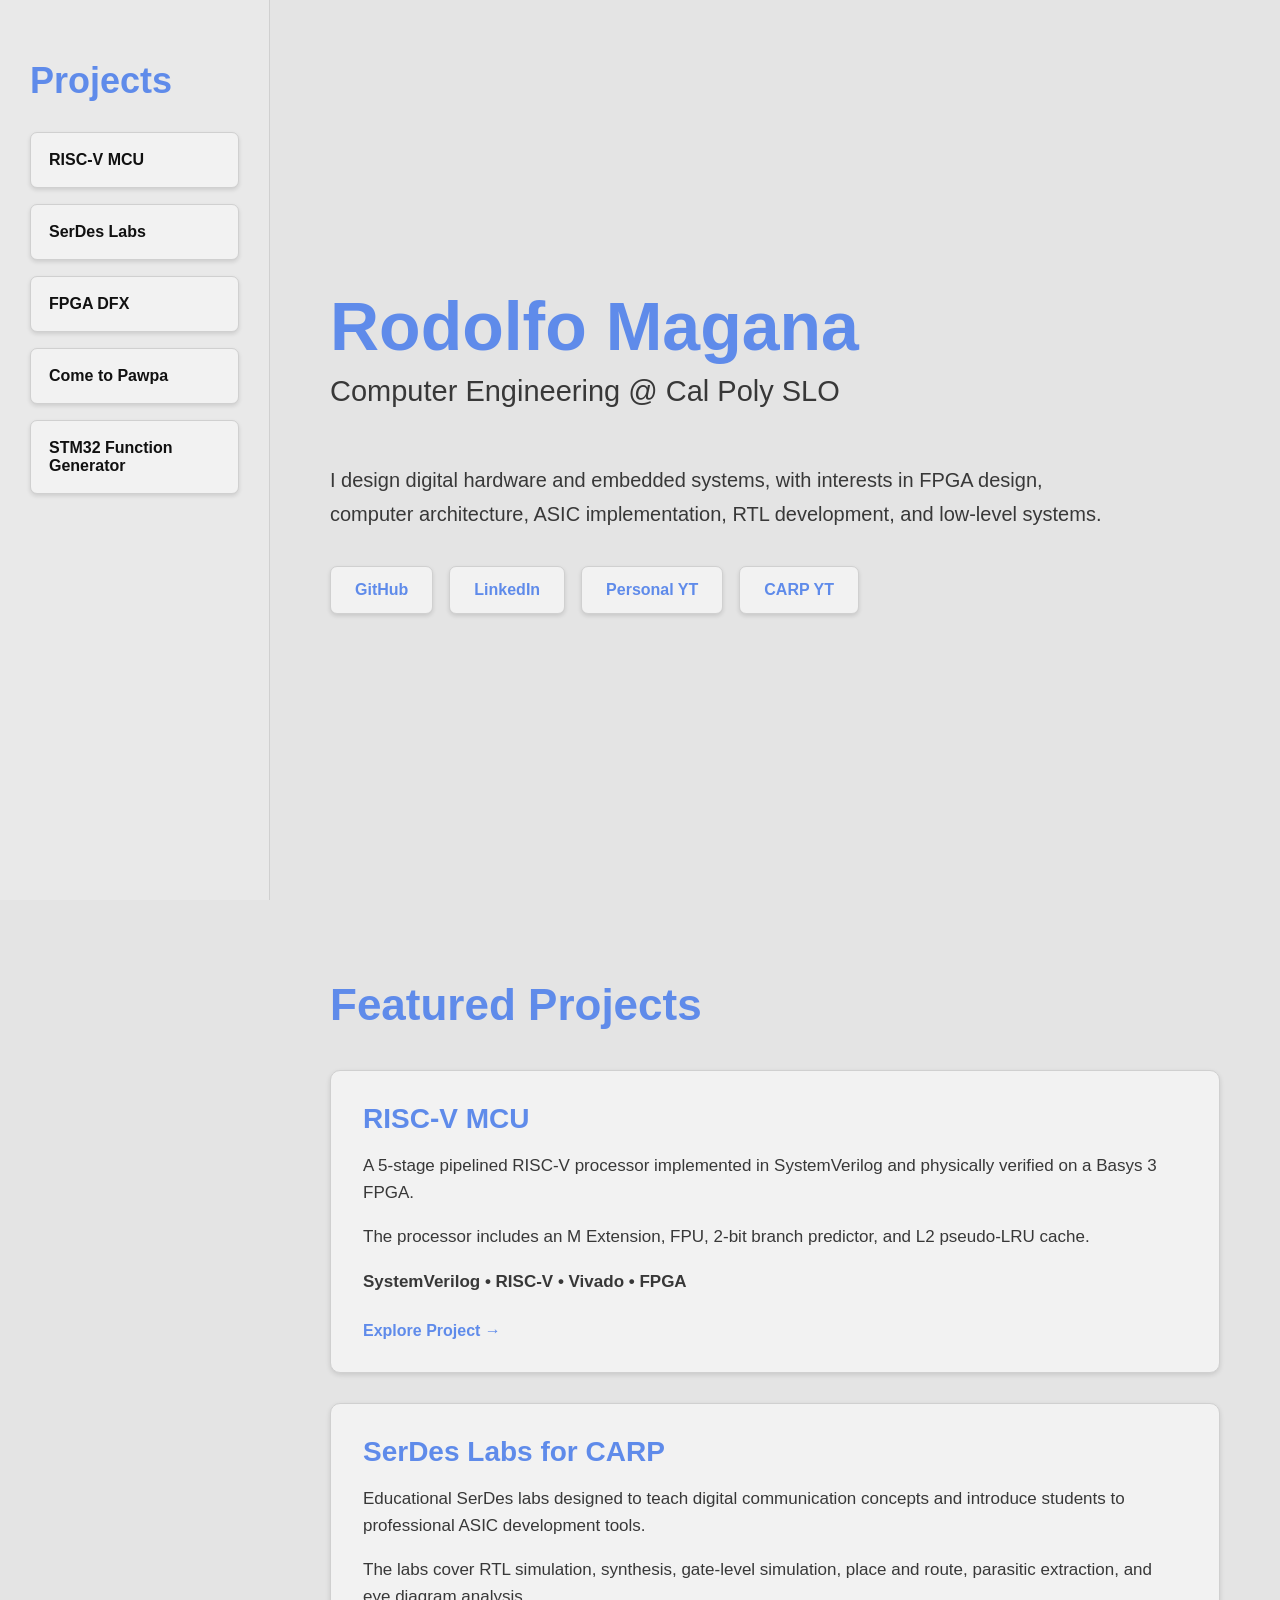
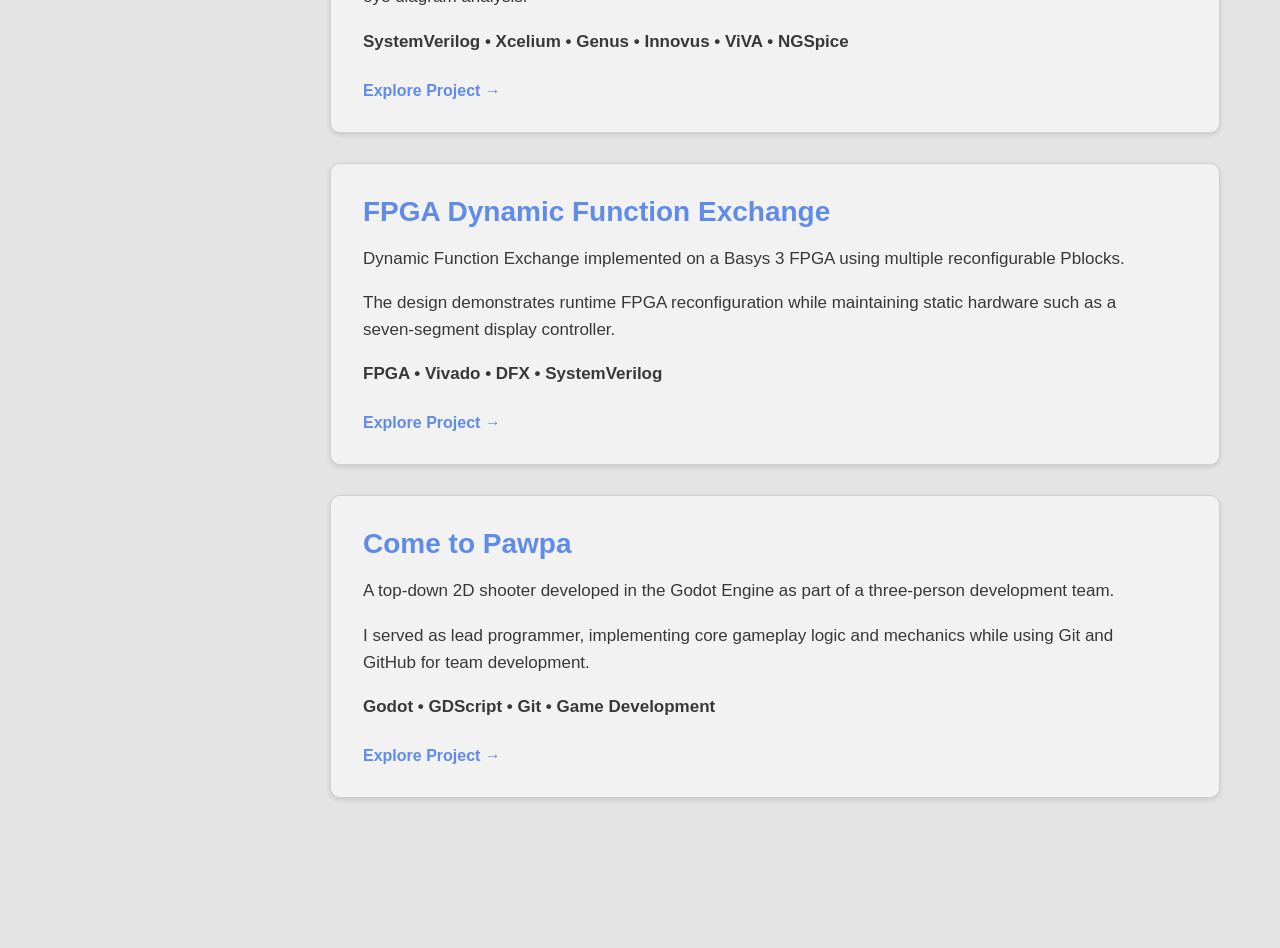
<file: index.html>
<!DOCTYPE html>
<html lang="en">

<head>

    <meta charset="UTF-8">

    <meta
        name="viewport"
        content="width=device-width, initial-scale=1.0"
    >

    <title>Rodolfo Magana | Computer Engineering</title>


    <style>

        /* =========================================================
           COLORS
           ========================================================= */

        :root {

            /* Main page background */
            --background: #e4e4e4;

            /* Slightly lighter sidebar */
            --sidebar-background: #e9e9e9;

            /* Cards and buttons */
            --card-background: #f2f2f2;
            --card-hover: #f8f8f8;

            /* Main text */
            --text-main: #111111;

            /* Paragraph / secondary text */
            --text-secondary: #383838;

            /* Muted text */
            --text-muted: #666666;

            /* Blue inspired by the lightning bolt */
            --accent: #5f8bea;

            /* Slightly darker blue for hover */
            --accent-hover: #4978df;

            /* Borders */
            --border: #d0d0d0;

            /* Soft shadow */
            --shadow: rgba(0, 0, 0, 0.12);
        }



        /* =========================================================
           GLOBAL
           ========================================================= */

        * {
            box-sizing: border-box;
        }


        html {
            scroll-behavior: smooth;
        }


        body {
            margin: 0;

            font-family: Arial, Helvetica, sans-serif;

            background-color: var(--background);

            color: var(--text-main);
        }


        a {
            text-decoration: none;
        }



        /* =========================================================
           PERMANENT LEFT PROJECT SIDEBAR
           ========================================================= */

        .project-sidebar {

            position: fixed;

            top: 0;
            left: 0;

            width: 270px;
            height: 100vh;

            padding: 60px 30px;

            background-color: var(--sidebar-background);

            border-right: 1px solid var(--border);

            overflow-y: auto;
        }


        .project-sidebar h2 {

            font-size: 36px;

            margin-top: 0;
            margin-bottom: 30px;

            color: var(--accent);
        }



        /* =========================================================
           PROJECT BUTTONS
           ========================================================= */

        .project-buttons {

            display: flex;

            flex-direction: column;

            gap: 16px;
        }


        .project-button {

            display: block;

            width: 100%;

            padding: 18px 18px;

            background-color: var(--card-background);

            color: var(--text-main);

            border: 1px solid var(--border);

            border-radius: 7px;

            font-size: 16px;

            font-weight: bold;

            box-shadow: 0 2px 4px var(--shadow);

            transition:
                background-color 0.20s ease,
                color 0.20s ease,
                border-color 0.20s ease,
                transform 0.20s ease,
                box-shadow 0.20s ease;
        }


        .project-button:hover {

            background-color: var(--accent);

            color: white;

            border-color: var(--accent);

            transform: translateX(6px);

            box-shadow: 0 4px 9px var(--shadow);
        }



        /* =========================================================
           MAIN CONTENT
           ========================================================= */

        .main-content {

            margin-left: 270px;
        }



        /* =========================================================
           FRONT PAGE
           ========================================================= */

        .hero {

            min-height: 100vh;

            max-width: 1100px;

            margin: auto;

            padding: 60px;

            display: flex;

            flex-direction: column;

            justify-content: center;
        }


        .hero h1 {

            font-size: 68px;

            margin-top: 0;
            margin-bottom: 10px;

            color: var(--accent);
        }


        .hero h2 {

            font-size: 29px;

            font-weight: normal;

            color: var(--text-secondary);

            margin-top: 0;
            margin-bottom: 35px;
        }


        .hero p {

            max-width: 800px;

            font-size: 20px;

            line-height: 1.7;

            margin-bottom: 35px;

            color: var(--text-secondary);
        }



        /* =========================================================
           GITHUB / LINKEDIN / YOUTUBE BUTTONS
           ========================================================= */

        .hero-links {

            display: flex;

            flex-wrap: wrap;

            gap: 16px;
        }


        .hero-button {

            display: inline-block;

            padding: 14px 24px;

            background-color: var(--card-background);

            color: var(--accent);

            border: 1px solid var(--border);

            border-radius: 7px;

            font-size: 16px;

            font-weight: bold;

            box-shadow: 0 2px 4px var(--shadow);

            transition:
                background-color 0.20s ease,
                color 0.20s ease,
                border-color 0.20s ease,
                transform 0.20s ease,
                box-shadow 0.20s ease;
        }


        .hero-button:hover {

            background-color: var(--accent);

            color: white;

            border-color: var(--accent);

            transform: translateY(-3px);

            box-shadow: 0 5px 10px var(--shadow);
        }



        /* =========================================================
           FEATURED PROJECTS
           ========================================================= */

        .featured-projects {

            max-width: 1100px;

            margin: auto;

            padding: 80px 60px 120px 60px;
        }


        .featured-projects h2 {

            font-size: 44px;

            margin-top: 0;
            margin-bottom: 40px;

            color: var(--accent);
        }



        /* =========================================================
           PROJECT CARDS
           ========================================================= */

        .project-card {

            background-color: var(--card-background);

            border: 1px solid var(--border);

            border-radius: 10px;

            padding: 32px;

            margin-bottom: 30px;

            box-shadow: 0 2px 5px var(--shadow);

            transition:
                transform 0.20s ease,
                box-shadow 0.20s ease,
                border-color 0.20s ease,
                background-color 0.20s ease;
        }


        .project-card:hover {

            transform: translateY(-3px);

            background-color: var(--card-hover);

            border-color: #bcbcbc;

            box-shadow: 0 5px 12px var(--shadow);
        }


        .project-card h3 {

            font-size: 28px;

            margin-top: 0;
            margin-bottom: 15px;

            color: var(--accent);
        }


        .project-card p {

            max-width: 800px;

            font-size: 17px;

            line-height: 1.6;

            color: var(--text-secondary);
        }


        .technologies {

            color: var(--text-muted);

            font-size: 15px;

            font-weight: bold;
        }


        .explore-link {

            display: inline-block;

            margin-top: 10px;

            color: var(--accent);

            font-weight: bold;

            transition:
                color 0.20s ease,
                transform 0.20s ease;
        }


        .explore-link:hover {

            color: var(--accent-hover);

            transform: translateX(4px);
        }



        /* =========================================================
           MOBILE
           ========================================================= */

        @media (max-width: 850px) {


            .project-sidebar {

                position: relative;

                width: 100%;

                height: auto;

                padding: 30px;

                border-right: none;

                border-bottom: 1px solid var(--border);
            }


            .project-buttons {

                display: grid;

                grid-template-columns:
                    repeat(auto-fit, minmax(150px, 1fr));
            }


            .project-button:hover {

                transform: none;
            }


            .main-content {

                margin-left: 0;
            }


            .hero {

                min-height: auto;

                padding: 70px 30px;
            }


            .hero h1 {

                font-size: 48px;
            }


            .hero h2 {

                font-size: 23px;
            }


            .featured-projects {

                padding: 70px 30px;
            }

        }


    </style>

</head>



<body>


    <!-- =========================================================
         PERMANENT LEFT SIDEBAR
         ========================================================= -->

    <aside class="project-sidebar">


        <h2>
            Projects
        </h2>


        <nav class="project-buttons">


            <a
                class="project-button"
                href="projects/riscv/index.html"
            >
                RISC-V MCU
            </a>


            <a
                class="project-button"
                href="projects/serdes/index.html"
            >
                SerDes Labs
            </a>


            <a
                class="project-button"
                href="projects/fpga/index.html"
            >
                FPGA DFX
            </a>


            <a
                class="project-button"
                href="projects/come_to_papa/index.html"
            >
                Come to Pawpa
            </a>

            <a
                class="project-button"
                href="projects/stm32_function_generator/index.html"
            >
                STM32 Function Generator
            </a>

        </nav>


    </aside>



    <!-- =========================================================
         EVERYTHING TO THE RIGHT
         ========================================================= -->

    <main class="main-content">


        <!-- =====================================================
             FRONT PAGE
             ===================================================== -->

        <div class="hero">


            <h1>
                Rodolfo Magana
            </h1>


            <h2>
                Computer Engineering @ Cal Poly SLO
            </h2>


            <p>
                I design digital hardware and embedded systems,
                with interests in FPGA design, computer architecture,
                ASIC implementation, RTL development, and low-level systems.
            </p>


            <div class="hero-links">


                <a
                    class="hero-button"
                    href="https://github.com/maganamon"
                    target="_blank"
                    rel="noopener noreferrer"
                >
                    GitHub
                </a>


                <a
                    class="hero-button"
                    href="https://www.linkedin.com/in/rmaganalopez/"
                    target="_blank"
                    rel="noopener noreferrer"
                >
                    LinkedIn
                </a>


                <a
                    class="hero-button"
                    href="https://www.youtube.com/@rodolfomagana2787"
                    target="_blank"
                    rel="noopener noreferrer"
                >
                    Personal YT
                </a>


                <a
                    class="hero-button"
                    href="https://www.youtube.com/@CARPatCalPolySLO"
                    target="_blank"
                    rel="noopener noreferrer"
                >
                    CARP YT
                </a>


            </div>


        </div>



        <!-- =====================================================
             FEATURED PROJECTS
             ===================================================== -->

        <div class="featured-projects">


            <h2>
                Featured Projects
            </h2>



            <!-- RISC-V -->

            <article class="project-card">


                <h3>
                    RISC-V MCU
                </h3>


                <p>
                    A 5-stage pipelined RISC-V processor implemented
                    in SystemVerilog and physically verified on a
                    Basys 3 FPGA.
                </p>


                <p>
                    The processor includes an M Extension, FPU,
                    2-bit branch predictor, and L2 pseudo-LRU cache.
                </p>


                <p class="technologies">
                    SystemVerilog • RISC-V • Vivado • FPGA
                </p>


                <a
                    class="explore-link"
                    href="projects/riscv/index.html"
                >
                    Explore Project →
                </a>


            </article>



            <!-- SERDES -->

            <article class="project-card">


                <h3>
                    SerDes Labs for CARP
                </h3>


                <p>
                    Educational SerDes labs designed to teach
                    digital communication concepts and introduce
                    students to professional ASIC development tools.
                </p>


                <p>
                    The labs cover RTL simulation, synthesis,
                    gate-level simulation, place and route,
                    parasitic extraction, and eye diagram analysis.
                </p>


                <p class="technologies">
                    SystemVerilog • Xcelium • Genus • Innovus • ViVA • NGSpice
                </p>


                <a
                    class="explore-link"
                    href="projects/serdes/index.html"
                >
                    Explore Project →
                </a>


            </article>



            <!-- FPGA DFX -->

            <article class="project-card">


                <h3>
                    FPGA Dynamic Function Exchange
                </h3>


                <p>
                    Dynamic Function Exchange implemented on a
                    Basys 3 FPGA using multiple reconfigurable
                    Pblocks.
                </p>


                <p>
                    The design demonstrates runtime FPGA
                    reconfiguration while maintaining static
                    hardware such as a seven-segment display controller.
                </p>


                <p class="technologies">
                    FPGA • Vivado • DFX • SystemVerilog
                </p>


                <a
                    class="explore-link"
                    href="projects/fpga/index.html"
                >
                    Explore Project →
                </a>


            </article>



            <!-- COME TO PAWPA -->

            <article class="project-card">


                <h3>
                    Come to Pawpa
                </h3>


                <p>
                    A top-down 2D shooter developed in the
                    Godot Engine as part of a three-person
                    development team.
                </p>


                <p>
                    I served as lead programmer, implementing
                    core gameplay logic and mechanics while
                    using Git and GitHub for team development.
                </p>


                <p class="technologies">
                    Godot • GDScript • Git • Game Development
                </p>


                <a
                    class="explore-link"
                    href="projects/come_to_papa/index.html"
                >
                    Explore Project →
                </a>


            </article>


        </div>


    </main>


</body>

</html>
</file>
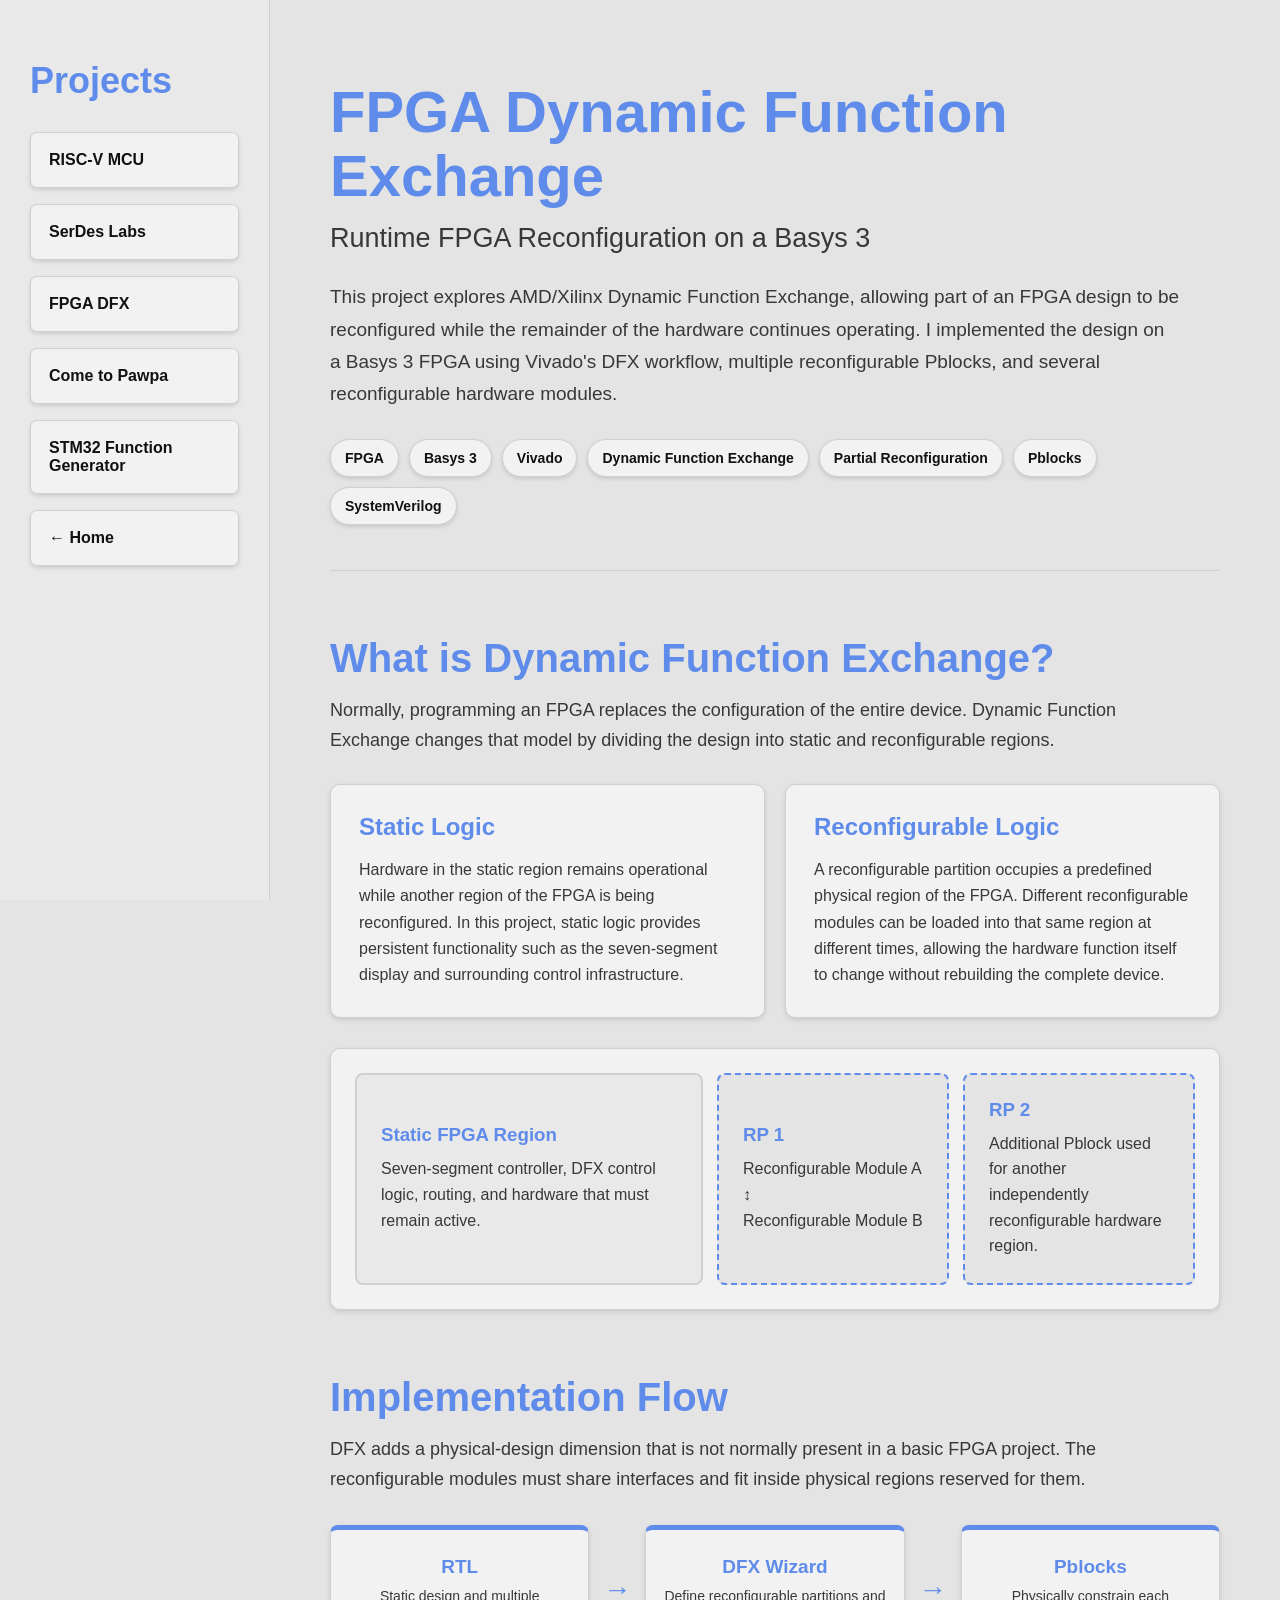
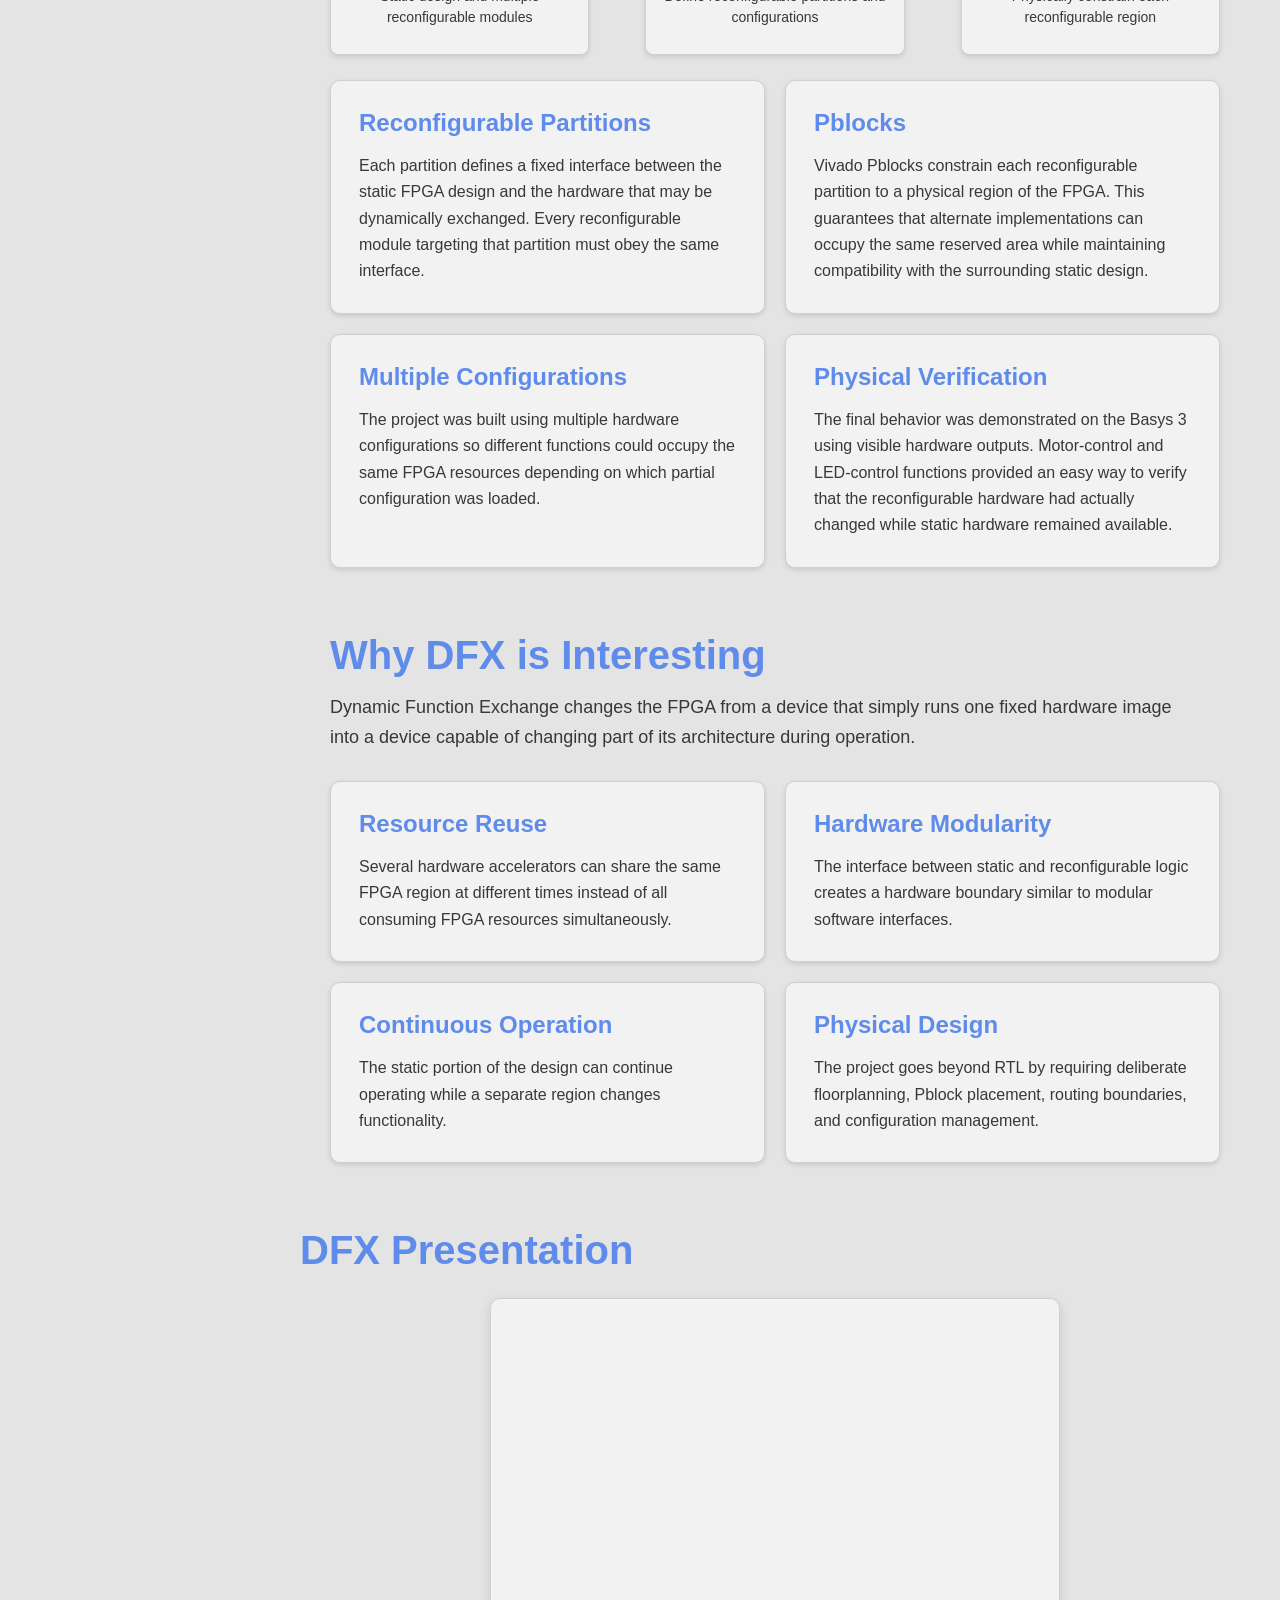
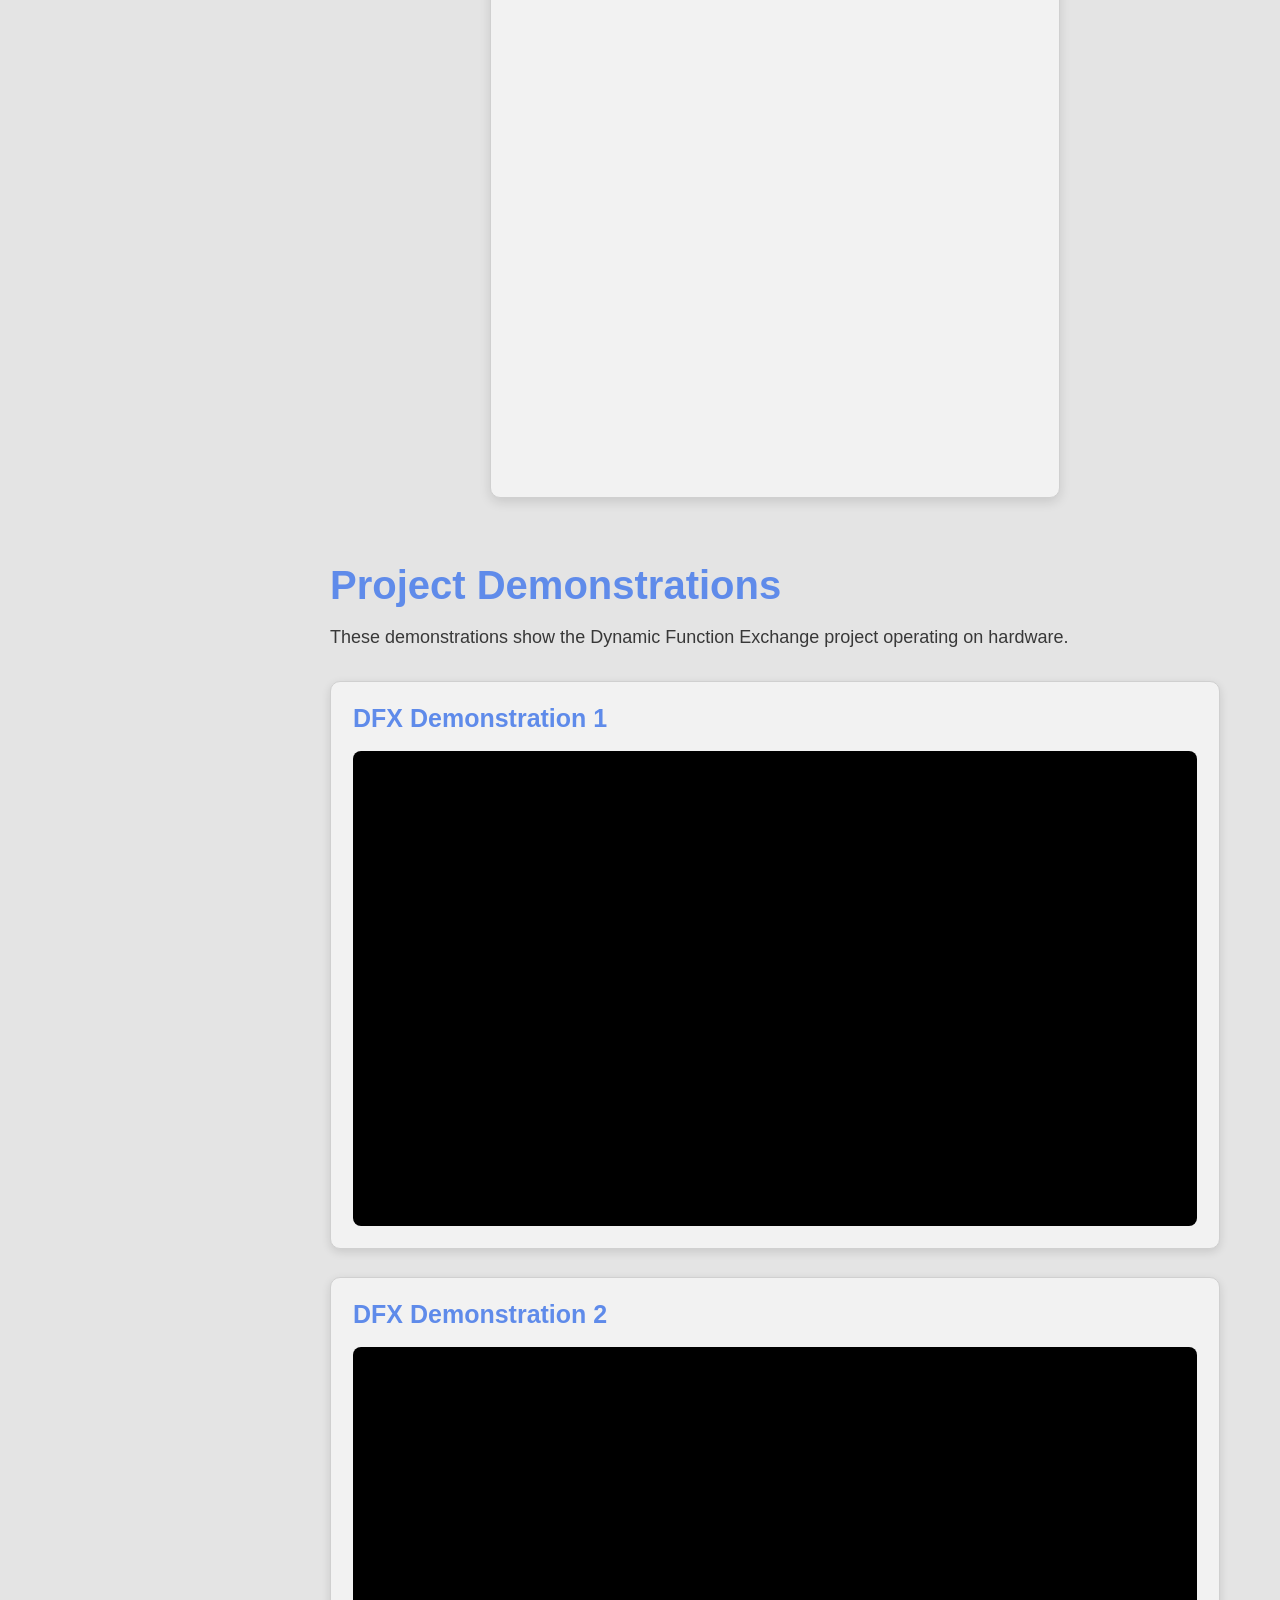
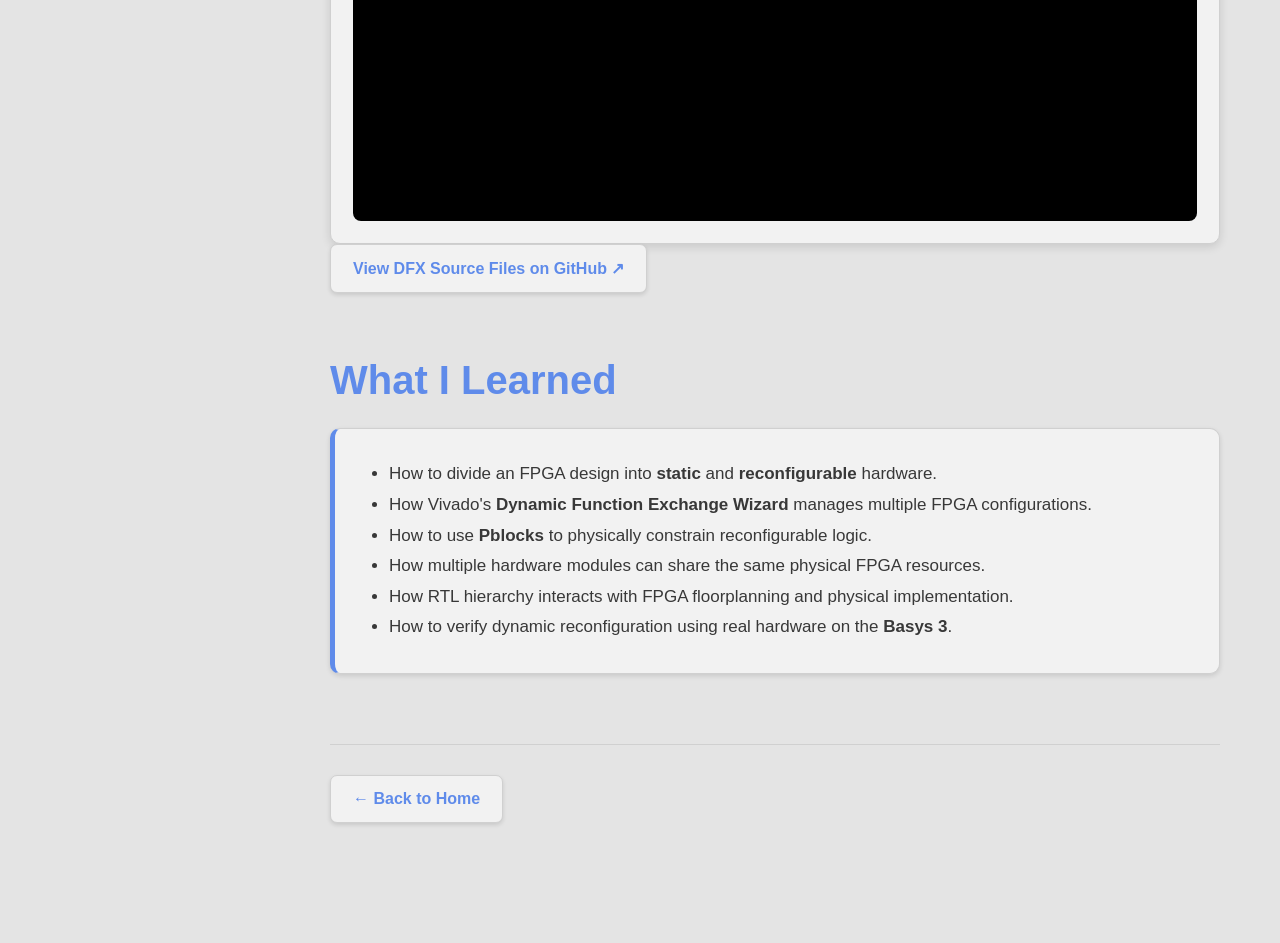
<file: projects/fpga/index.html>
<!DOCTYPE html>
<html lang="en">

<head>

    <meta charset="UTF-8">

    <meta
        name="viewport"
        content="width=device-width, initial-scale=1.0"
    >

    <title>FPGA Dynamic Function Exchange | Rodolfo Magana</title>


    <style>

        /* =========================================================
           COLORS
           ========================================================= */

        :root {

            --background: #e4e4e4;

            --sidebar-background: #e9e9e9;

            --card-background: #f2f2f2;
            --card-hover: #f8f8f8;

            --text-main: #111111;

            --text-secondary: #383838;

            --text-muted: #666666;

            --accent: #5f8bea;

            --accent-hover: #4978df;

            --border: #d0d0d0;

            --shadow: rgba(0, 0, 0, 0.12);
        }



        /* =========================================================
           GLOBAL
           ========================================================= */

        * {
            box-sizing: border-box;
        }


        html {
            scroll-behavior: smooth;
        }


        body {

            margin: 0;

            font-family: Arial, Helvetica, sans-serif;

            background-color: var(--background);

            color: var(--text-main);
        }


        a {
            text-decoration: none;
        }



        /* =========================================================
           PERMANENT LEFT PROJECT SIDEBAR
           ========================================================= */

        .project-sidebar {

            position: fixed;

            top: 0;
            left: 0;

            width: 270px;
            height: 100vh;

            padding: 60px 30px;

            background-color: var(--sidebar-background);

            border-right: 1px solid var(--border);

            overflow-y: auto;

            z-index: 1000;
        }


        .project-sidebar h2 {

            margin-top: 0;
            margin-bottom: 30px;

            color: var(--accent);

            font-size: 36px;
        }



        /* =========================================================
           PROJECT BUTTONS
           ========================================================= */

        .project-buttons {

            display: flex;

            flex-direction: column;

            gap: 16px;
        }


        .project-button {

            display: block;

            width: 100%;

            padding: 18px;

            background-color: var(--card-background);

            color: var(--text-main);

            border: 1px solid var(--border);

            border-radius: 7px;

            font-size: 16px;

            font-weight: bold;

            box-shadow: 0 2px 4px var(--shadow);

            transition:
                background-color 0.20s ease,
                color 0.20s ease,
                border-color 0.20s ease,
                transform 0.20s ease,
                box-shadow 0.20s ease;
        }


        .project-button:hover {

            background-color: var(--accent);

            color: white;

            border-color: var(--accent);

            transform: translateX(6px);

            box-shadow: 0 4px 9px var(--shadow);
        }



        /* =========================================================
           MAIN CONTENT
           ========================================================= */

        .main-content {

            margin-left: 270px;
        }


        .page-shell {

            max-width: 1100px;

            margin: auto;

            padding: 80px 60px 120px 60px;
        }



        /* =========================================================
           PROJECT HEADER
           ========================================================= */

        .project-header {

            padding-bottom: 45px;

            border-bottom: 1px solid var(--border);
        }


        .project-header h1 {

            margin-top: 0;
            margin-bottom: 12px;

            color: var(--accent);

            font-size: 58px;

            line-height: 1.1;
        }


        .project-header h2 {

            max-width: 850px;

            margin-top: 0;
            margin-bottom: 24px;

            color: var(--text-secondary);

            font-size: 27px;

            font-weight: normal;

            line-height: 1.4;
        }


        .project-header p {

            max-width: 850px;

            color: var(--text-secondary);

            font-size: 19px;

            line-height: 1.7;
        }



        /* =========================================================
           TAGS
           ========================================================= */

        .tags {

            display: flex;

            flex-wrap: wrap;

            gap: 10px;

            margin-top: 28px;
        }


        .tag {

            display: inline-block;

            padding: 10px 14px;

            background-color: var(--card-background);

            color: var(--text-main);

            border: 1px solid var(--border);

            border-radius: 999px;

            font-size: 14px;

            font-weight: bold;

            box-shadow: 0 2px 4px var(--shadow);
        }



        /* =========================================================
           SECTIONS
           ========================================================= */

        .project-section {

            padding-top: 65px;
        }


        .project-section > h2 {

            margin-top: 0;
            margin-bottom: 14px;

            color: var(--accent);

            font-size: 40px;
        }


        .section-intro {

            max-width: 850px;

            margin-top: 0;
            margin-bottom: 28px;

            color: var(--text-secondary);

            font-size: 18px;

            line-height: 1.7;
        }



        /* =========================================================
           INFORMATION CARDS
           ========================================================= */

        .info-grid {

            display: grid;

            grid-template-columns:
                repeat(2, minmax(0, 1fr));

            gap: 20px;

            margin-top: 25px;
        }


        .info-card {

            padding: 28px;

            background-color: var(--card-background);

            border: 1px solid var(--border);

            border-radius: 10px;

            box-shadow: 0 2px 5px var(--shadow);

            transition:
                transform 0.20s ease,
                background-color 0.20s ease,
                box-shadow 0.20s ease;
        }


        .info-card:hover {

            transform: translateY(-3px);

            background-color: var(--card-hover);

            box-shadow: 0 5px 12px var(--shadow);
        }


        .info-card h3 {

            margin-top: 0;
            margin-bottom: 12px;

            color: var(--accent);

            font-size: 24px;
        }


        .info-card p {

            margin-bottom: 0;

            color: var(--text-secondary);

            font-size: 16px;

            line-height: 1.65;
        }



        /* =========================================================
           DFX FLOW
           ========================================================= */

        .dfx-flow {

            display: grid;

            grid-template-columns:
                1fr auto 1fr auto 1fr;

            align-items: center;

            gap: 14px;

            margin-top: 30px;
        }


        .flow-block {

            padding: 26px 16px;

            background-color: var(--card-background);

            border: 1px solid var(--border);

            border-top: 5px solid var(--accent);

            border-radius: 8px;

            text-align: center;

            box-shadow: 0 2px 5px var(--shadow);
        }


        .flow-block strong {

            display: block;

            margin-bottom: 8px;

            color: var(--accent);

            font-size: 19px;
        }


        .flow-block span {

            color: var(--text-secondary);

            font-size: 14px;

            line-height: 1.5;
        }


        .flow-arrow {

            color: var(--accent);

            font-size: 28px;

            font-weight: bold;
        }



        /* =========================================================
           STATIC / RECONFIGURABLE VISUAL
           ========================================================= */

        .fpga-diagram {

            display: grid;

            grid-template-columns:
                1.5fr 1fr 1fr;

            gap: 14px;

            margin-top: 30px;

            padding: 24px;

            background-color: var(--card-background);

            border: 1px solid var(--border);

            border-radius: 10px;

            box-shadow: 0 2px 5px var(--shadow);
        }


        .static-region,
        .reconfig-region {

            min-height: 190px;

            padding: 24px;

            border-radius: 8px;

            display: flex;

            flex-direction: column;

            justify-content: center;
        }


        .static-region {

            background-color: var(--sidebar-background);

            border: 2px solid var(--border);
        }


        .reconfig-region {

            background-color: var(--background);

            border: 2px dashed var(--accent);
        }


        .static-region h3,
        .reconfig-region h3 {

            margin-top: 0;
            margin-bottom: 10px;

            color: var(--accent);
        }


        .static-region p,
        .reconfig-region p {

            margin: 0;

            color: var(--text-secondary);

            line-height: 1.6;
        }



        /* =========================================================
           LARGE EMBEDDED PDF
           ========================================================= */

        .pdf-section {

            width: min(
                1400px,
                calc(100vw - 330px)
            );

            margin-top: 65px;

            margin-left: 50%;

            transform: translateX(-50%);
        }


        .pdf-section h2 {

            margin-top: 0;
            margin-bottom: 25px;

            color: var(--accent);

            font-size: 40px;
        }


        .pdf-container {

            width: 60%;

            height: 800px;

            min-height: 600px;

             margin: 0 auto;

            background-color: var(--card-background);

            border: 1px solid var(--border);

            border-radius: 10px;

            overflow: hidden;

            box-shadow: 0 4px 12px var(--shadow);
        }


        .pdf-frame {

            display: block;

            width: 100%;
            height: 100%;

            border: none;
        }



        /* =========================================================
           VIDEOS
           ========================================================= */

        .video-card {

            margin-top: 28px;

            padding: 22px;

            background-color: var(--card-background);

            border: 1px solid var(--border);

            border-radius: 10px;

            box-shadow: 0 3px 10px var(--shadow);
        }


        .video-card h3 {

            margin-top: 0;
            margin-bottom: 18px;

            color: var(--accent);

            font-size: 25px;
        }


        .video-container {

            position: relative;

            width: 100%;

            padding-top: 56.25%;

            background-color: #000000;

            border-radius: 8px;

            overflow: hidden;
        }


        .video-frame {

            position: absolute;

            top: 0;
            left: 0;

            width: 100%;
            height: 100%;

            border: none;
        }



        /* =========================================================
           TAKEAWAYS
           ========================================================= */

        .takeaway-card {

            margin-top: 25px;

            padding: 30px;

            background-color: var(--card-background);

            border: 1px solid var(--border);

            border-left: 5px solid var(--accent);

            border-radius: 10px;

            box-shadow: 0 2px 5px var(--shadow);
        }


        .takeaway-card ul {

            margin: 0;

            padding-left: 24px;

            color: var(--text-secondary);

            font-size: 17px;

            line-height: 1.8;
        }



        /* =========================================================
           BOTTOM NAV
           ========================================================= */

        .bottom-nav {

            margin-top: 70px;

            padding-top: 30px;

            border-top: 1px solid var(--border);
        }


        .bottom-button {

            display: inline-block;

            padding: 14px 22px;

            background-color: var(--card-background);

            color: var(--accent);

            border: 1px solid var(--border);

            border-radius: 7px;

            font-size: 16px;

            font-weight: bold;

            box-shadow: 0 2px 4px var(--shadow);
        }


        .bottom-button:hover {

            background-color: var(--accent);

            color: white;

            border-color: var(--accent);
        }



        /* =========================================================
           MOBILE
           ========================================================= */

        @media (max-width: 850px) {


            .project-sidebar {

                position: relative;

                width: 100%;

                height: auto;

                padding: 30px;

                border-right: none;

                border-bottom: 1px solid var(--border);
            }


            .project-buttons {

                display: grid;

                grid-template-columns:
                    repeat(auto-fit, minmax(150px, 1fr));
            }


            .project-button:hover {

                transform: none;
            }


            .main-content {

                margin-left: 0;
            }


            .page-shell {

                padding: 55px 30px 80px 30px;
            }


            .project-header h1 {

                font-size: 44px;
            }


            .project-header h2 {

                font-size: 23px;
            }


            .info-grid {

                grid-template-columns: 1fr;
            }


            .dfx-flow {

                grid-template-columns: 1fr;
            }


            .flow-arrow {

                transform: rotate(90deg);

                text-align: center;
            }


            .fpga-diagram {

                grid-template-columns: 1fr;
            }


            .pdf-section {

                width: 100%;

                margin-left: 0;

                transform: none;
            }


            .pdf-container {

                height: 75vh;

                min-height: 600px;
            }

        }


    </style>

</head>



<body>


    <!-- =========================================================
         LEFT SIDEBAR
         ========================================================= -->

    <aside class="project-sidebar">


        <h2>
            Projects
        </h2>


        <nav class="project-buttons">


            <a
                class="project-button"
                href="../riscv/index.html"
            >
                RISC-V MCU
            </a>


            <a
                class="project-button"
                href="../serdes/index.html"
            >
                SerDes Labs
            </a>


            <a
                class="project-button"
                href="index.html"
            >
                FPGA DFX
            </a>


            <a
                class="project-button"
                href="../come_to_papa/index.html"
            >
                Come to Pawpa
            </a>

            <a
                class="project-button"
                href="../stm32_function_generator/index.html"
            >
                STM32 Function Generator
            </a>

            <a
                class="project-button"
                href="../../index.html"
            >
                ← Home
            </a>


        </nav>


    </aside>



    <!-- =========================================================
         MAIN CONTENT
         ========================================================= -->

    <main class="main-content">


        <div class="page-shell">


            <!-- =================================================
                 HEADER
                 ================================================= -->

            <header class="project-header">


                <h1>
                    FPGA Dynamic Function Exchange
                </h1>


                <h2>
                    Runtime FPGA Reconfiguration on a Basys 3
                </h2>


                <p>

                    This project explores AMD/Xilinx Dynamic Function
                    Exchange, allowing part of an FPGA design to be
                    reconfigured while the remainder of the hardware
                    continues operating.

                    I implemented the design on a Basys 3 FPGA using
                    Vivado's DFX workflow, multiple reconfigurable
                    Pblocks, and several reconfigurable hardware modules.

                </p>


                <div class="tags">


                    <span class="tag">
                        FPGA
                    </span>


                    <span class="tag">
                        Basys 3
                    </span>


                    <span class="tag">
                        Vivado
                    </span>


                    <span class="tag">
                        Dynamic Function Exchange
                    </span>


                    <span class="tag">
                        Partial Reconfiguration
                    </span>


                    <span class="tag">
                        Pblocks
                    </span>


                    <span class="tag">
                        SystemVerilog
                    </span>


                </div>


            </header>



            <!-- =================================================
                 WHAT IS DFX
                 ================================================= -->

            <section class="project-section">


                <h2>
                    What is Dynamic Function Exchange?
                </h2>


                <p class="section-intro">

                    Normally, programming an FPGA replaces the
                    configuration of the entire device.

                    Dynamic Function Exchange changes that model by
                    dividing the design into static and reconfigurable
                    regions.

                </p>


                <div class="info-grid">


                    <article class="info-card">


                        <h3>
                            Static Logic
                        </h3>


                        <p>

                            Hardware in the static region remains
                            operational while another region of the FPGA
                            is being reconfigured.

                            In this project, static logic provides
                            persistent functionality such as the
                            seven-segment display and surrounding control
                            infrastructure.

                        </p>


                    </article>


                    <article class="info-card">


                        <h3>
                            Reconfigurable Logic
                        </h3>


                        <p>

                            A reconfigurable partition occupies a
                            predefined physical region of the FPGA.

                            Different reconfigurable modules can be loaded
                            into that same region at different times,
                            allowing the hardware function itself to
                            change without rebuilding the complete device.

                        </p>


                    </article>


                </div>



                <div class="fpga-diagram">


                    <div class="static-region">


                        <h3>
                            Static FPGA Region
                        </h3>


                        <p>

                            Seven-segment controller, DFX control logic,
                            routing, and hardware that must remain active.

                        </p>


                    </div>


                    <div class="reconfig-region">


                        <h3>
                            RP 1
                        </h3>


                        <p>

                            Reconfigurable Module A<br>
                            ↕<br>
                            Reconfigurable Module B

                        </p>


                    </div>


                    <div class="reconfig-region">


                        <h3>
                            RP 2
                        </h3>


                        <p>

                            Additional Pblock used for another
                            independently reconfigurable hardware region.

                        </p>


                    </div>


                </div>


            </section>



            <!-- =================================================
                 IMPLEMENTATION FLOW
                 ================================================= -->

            <section class="project-section">


                <h2>
                    Implementation Flow
                </h2>


                <p class="section-intro">

                    DFX adds a physical-design dimension that is not
                    normally present in a basic FPGA project. The
                    reconfigurable modules must share interfaces and fit
                    inside physical regions reserved for them.

                </p>


                <div class="dfx-flow">


                    <div class="flow-block">

                        <strong>
                            RTL
                        </strong>

                        <span>
                            Static design and multiple
                            reconfigurable modules
                        </span>

                    </div>


                    <div class="flow-arrow">
                        →
                    </div>


                    <div class="flow-block">

                        <strong>
                            DFX Wizard
                        </strong>

                        <span>
                            Define reconfigurable partitions
                            and configurations
                        </span>

                    </div>


                    <div class="flow-arrow">
                        →
                    </div>


                    <div class="flow-block">

                        <strong>
                            Pblocks
                        </strong>

                        <span>
                            Physically constrain each
                            reconfigurable region
                        </span>

                    </div>


                </div>



                <div class="info-grid">


                    <article class="info-card">

                        <h3>
                            Reconfigurable Partitions
                        </h3>

                        <p>

                            Each partition defines a fixed interface
                            between the static FPGA design and the
                            hardware that may be dynamically exchanged.

                            Every reconfigurable module targeting that
                            partition must obey the same interface.

                        </p>

                    </article>


                    <article class="info-card">

                        <h3>
                            Pblocks
                        </h3>

                        <p>

                            Vivado Pblocks constrain each reconfigurable
                            partition to a physical region of the FPGA.

                            This guarantees that alternate
                            implementations can occupy the same reserved
                            area while maintaining compatibility with the
                            surrounding static design.

                        </p>

                    </article>


                    <article class="info-card">

                        <h3>
                            Multiple Configurations
                        </h3>

                        <p>

                            The project was built using multiple hardware
                            configurations so different functions could
                            occupy the same FPGA resources depending on
                            which partial configuration was loaded.

                        </p>

                    </article>


                    <article class="info-card">

                        <h3>
                            Physical Verification
                        </h3>

                        <p>

                            The final behavior was demonstrated on the
                            Basys 3 using visible hardware outputs.

                            Motor-control and LED-control functions
                            provided an easy way to verify that the
                            reconfigurable hardware had actually changed
                            while static hardware remained available.

                        </p>

                    </article>


                </div>


            </section>



            <!-- =================================================
                 WHY DFX MATTERS
                 ================================================= -->

            <section class="project-section">


                <h2>
                    Why DFX is Interesting
                </h2>


                <p class="section-intro">

                    Dynamic Function Exchange changes the FPGA from a
                    device that simply runs one fixed hardware image into
                    a device capable of changing part of its architecture
                    during operation.

                </p>


                <div class="info-grid">


                    <article class="info-card">

                        <h3>
                            Resource Reuse
                        </h3>

                        <p>

                            Several hardware accelerators can share the
                            same FPGA region at different times instead
                            of all consuming FPGA resources
                            simultaneously.

                        </p>

                    </article>


                    <article class="info-card">

                        <h3>
                            Hardware Modularity
                        </h3>

                        <p>

                            The interface between static and
                            reconfigurable logic creates a hardware
                            boundary similar to modular software
                            interfaces.

                        </p>

                    </article>


                    <article class="info-card">

                        <h3>
                            Continuous Operation
                        </h3>

                        <p>

                            The static portion of the design can continue
                            operating while a separate region changes
                            functionality.

                        </p>

                    </article>


                    <article class="info-card">

                        <h3>
                            Physical Design
                        </h3>

                        <p>

                            The project goes beyond RTL by requiring
                            deliberate floorplanning, Pblock placement,
                            routing boundaries, and configuration
                            management.

                        </p>

                    </article>


                </div>


            </section>



            <!-- =================================================
                 DFX PRESENTATION
                 ================================================= -->

            <section class="pdf-section">


                <h2>
                    DFX Presentation
                </h2>


                <div class="pdf-container">


                    <iframe
                        class="pdf-frame"
                        src="pdfs/DFX_Pt2.pdf#view=FitH"
                        title="DFX Presentation PDF"
                    >
                    </iframe>


                </div>


            </section>



            <!-- =================================================
                 VIDEO DEMONSTRATIONS
                 ================================================= -->

            <section class="project-section">


                <h2>
                    Project Demonstrations
                </h2>


                <p class="section-intro">

                    These demonstrations show the Dynamic Function
                    Exchange project operating on hardware.

                </p>



                <div class="video-card">


                    <h3>
                        DFX Demonstration 1
                    </h3>


                    <div class="video-container">


                        <iframe
                            class="video-frame"
                            src="https://www.youtube.com/embed/gaHYJUunSAM"
                            title="FPGA Dynamic Function Exchange Demonstration 1"
                            allow="
                                accelerometer;
                                autoplay;
                                clipboard-write;
                                encrypted-media;
                                gyroscope;
                                picture-in-picture;
                                web-share
                            "
                            referrerpolicy="strict-origin-when-cross-origin"
                            allowfullscreen
                        >
                        </iframe>


                    </div>


                </div>



                <div class="video-card">


                    <h3>
                        DFX Demonstration 2
                    </h3>


                    <div class="video-container">


                        <iframe
                            class="video-frame"
                            src="https://www.youtube.com/embed/faAjsjYVUXE"
                            title="FPGA Dynamic Function Exchange Demonstration 2"
                            allow="
                                accelerometer;
                                autoplay;
                                clipboard-write;
                                encrypted-media;
                                gyroscope;
                                picture-in-picture;
                                web-share
                            "
                            referrerpolicy="strict-origin-when-cross-origin"
                            allowfullscreen
                        >
                        </iframe>


                    </div>


                </div>


            </section>

<a
    class="bottom-button"
    href="https://github.com/maganamon/CARP_Labs_Tutorials/tree/main/DFX_2_Partions_PMOD/source_files"
    target="_blank"
    rel="noopener noreferrer"
>
    View DFX Source Files on GitHub ↗
</a>

            <!-- =================================================
                 WHAT I LEARNED
                 ================================================= -->

            <section class="project-section">


                <h2>
                    What I Learned
                </h2>


                <div class="takeaway-card">


                    <ul>


                        <li>

                            How to divide an FPGA design into
                            <strong>static</strong>
                            and
                            <strong>reconfigurable</strong>
                            hardware.

                        </li>


                        <li>

                            How Vivado's
                            <strong>
                                Dynamic Function Exchange Wizard
                            </strong>
                            manages multiple FPGA configurations.

                        </li>


                        <li>

                            How to use
                            <strong>Pblocks</strong>
                            to physically constrain reconfigurable logic.

                        </li>


                        <li>

                            How multiple hardware modules can share the
                            same physical FPGA resources.

                        </li>


                        <li>

                            How RTL hierarchy interacts with FPGA
                            floorplanning and physical implementation.

                        </li>


                        <li>

                            How to verify dynamic reconfiguration using
                            real hardware on the
                            <strong>Basys 3</strong>.

                        </li>


                    </ul>


                </div>


            </section>



            <!-- =================================================
                 BOTTOM NAVIGATION
                 ================================================= -->

            <div class="bottom-nav">


                <a
                    class="bottom-button"
                    href="../../index.html"
                >
                    ← Back to Home
                </a>


            </div>


        </div>


    </main>


</body>

</html>
</file>
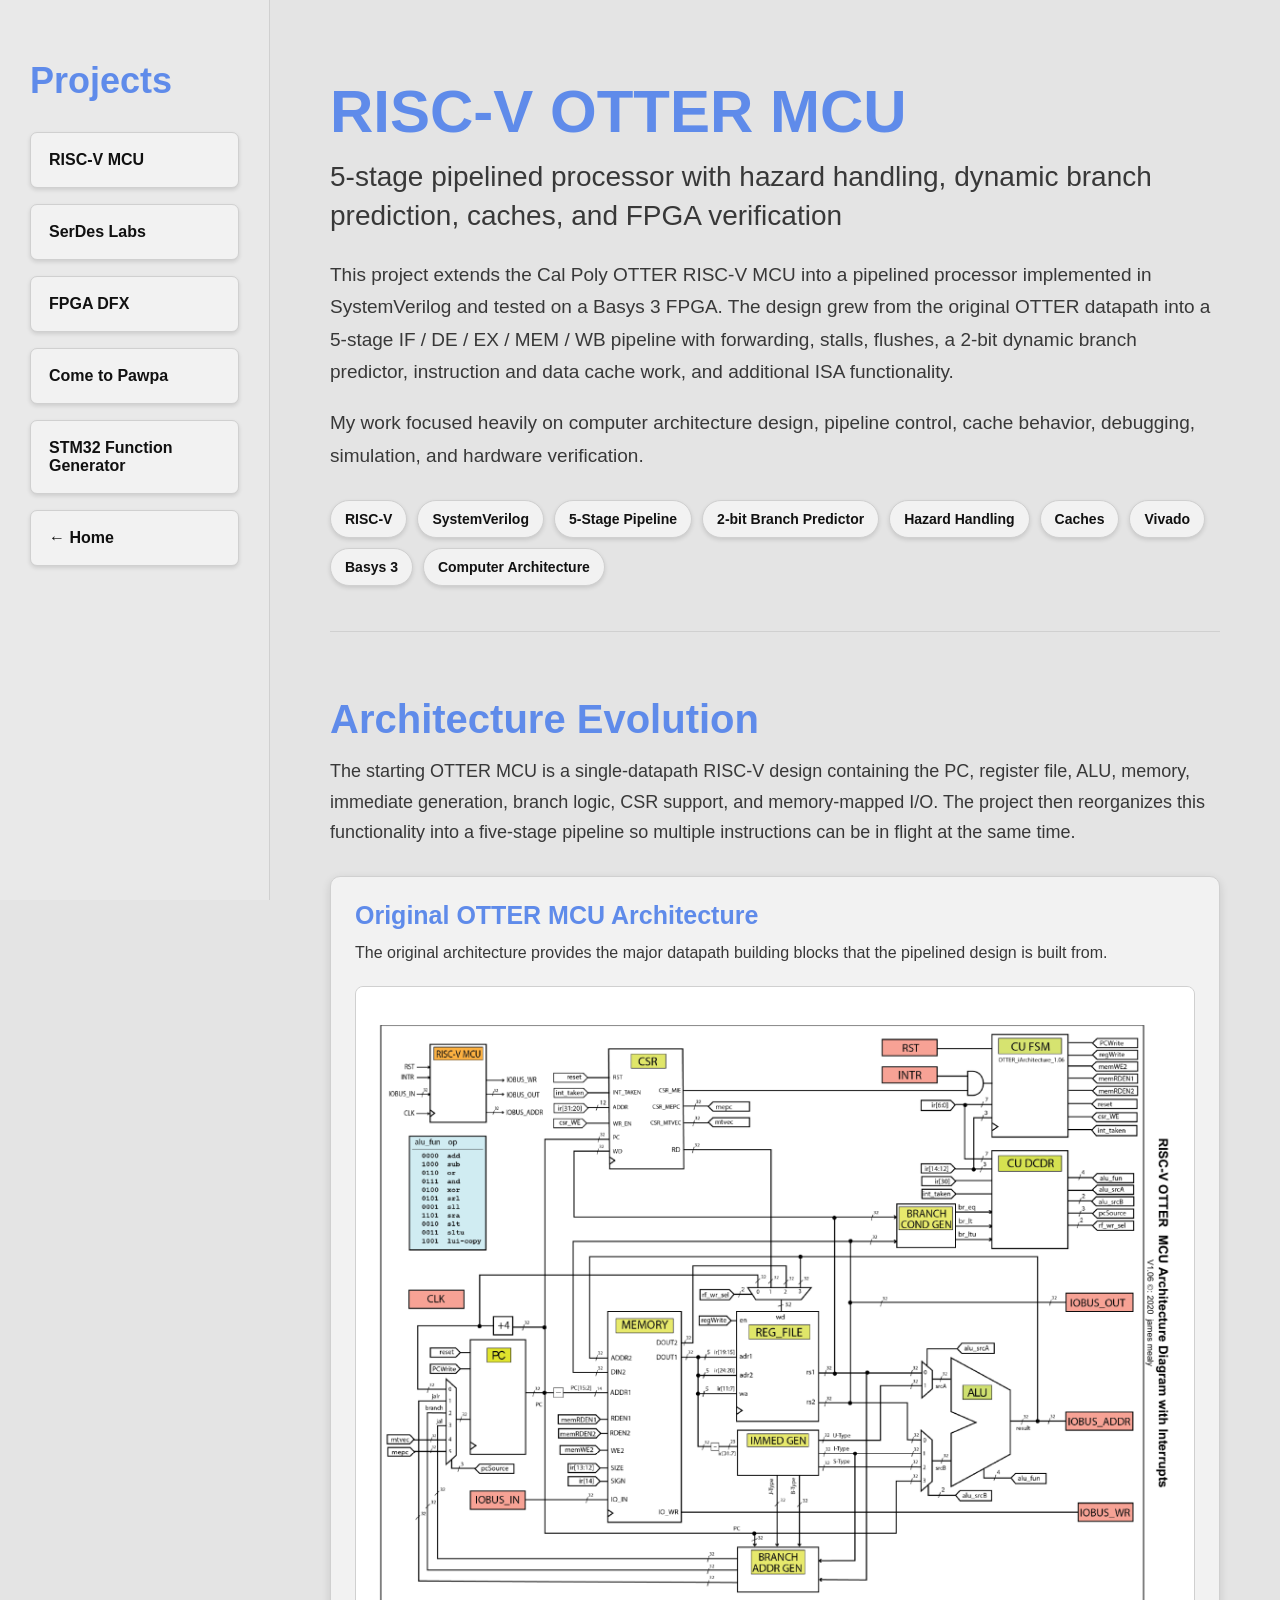
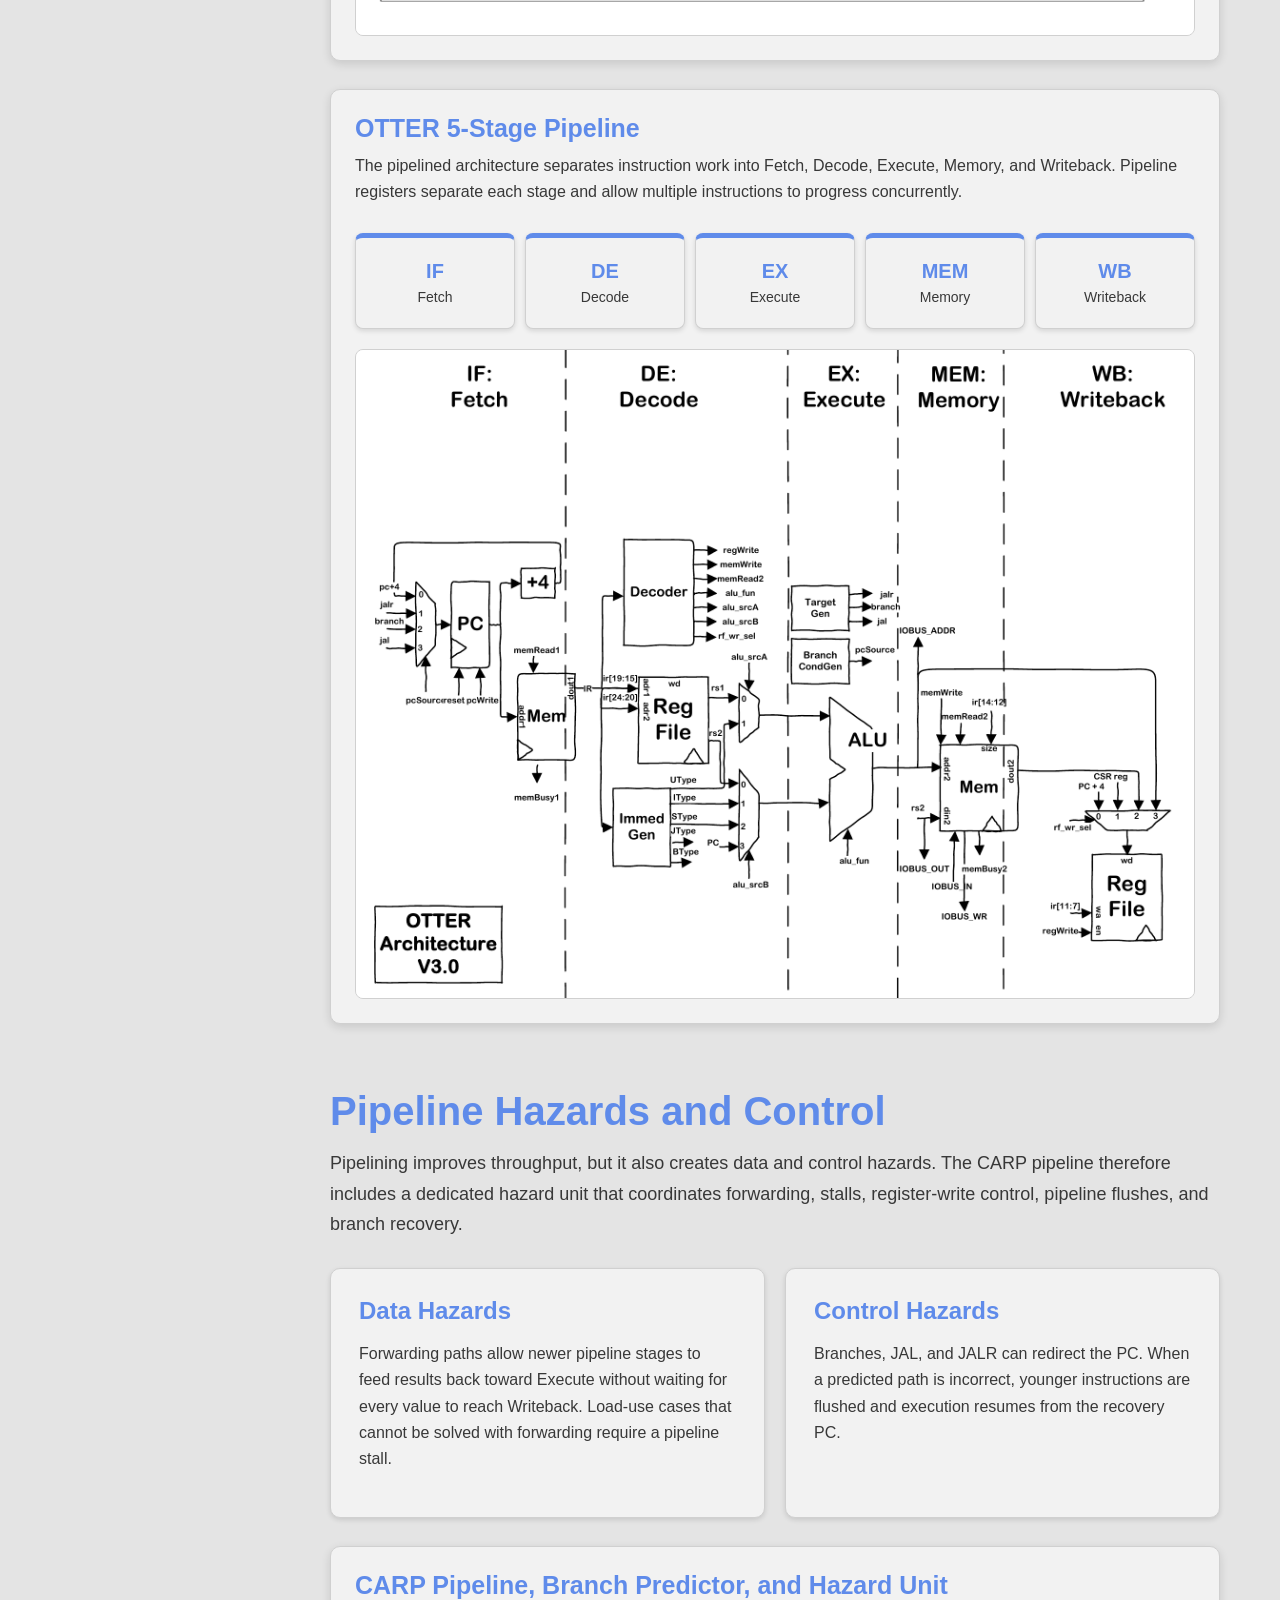
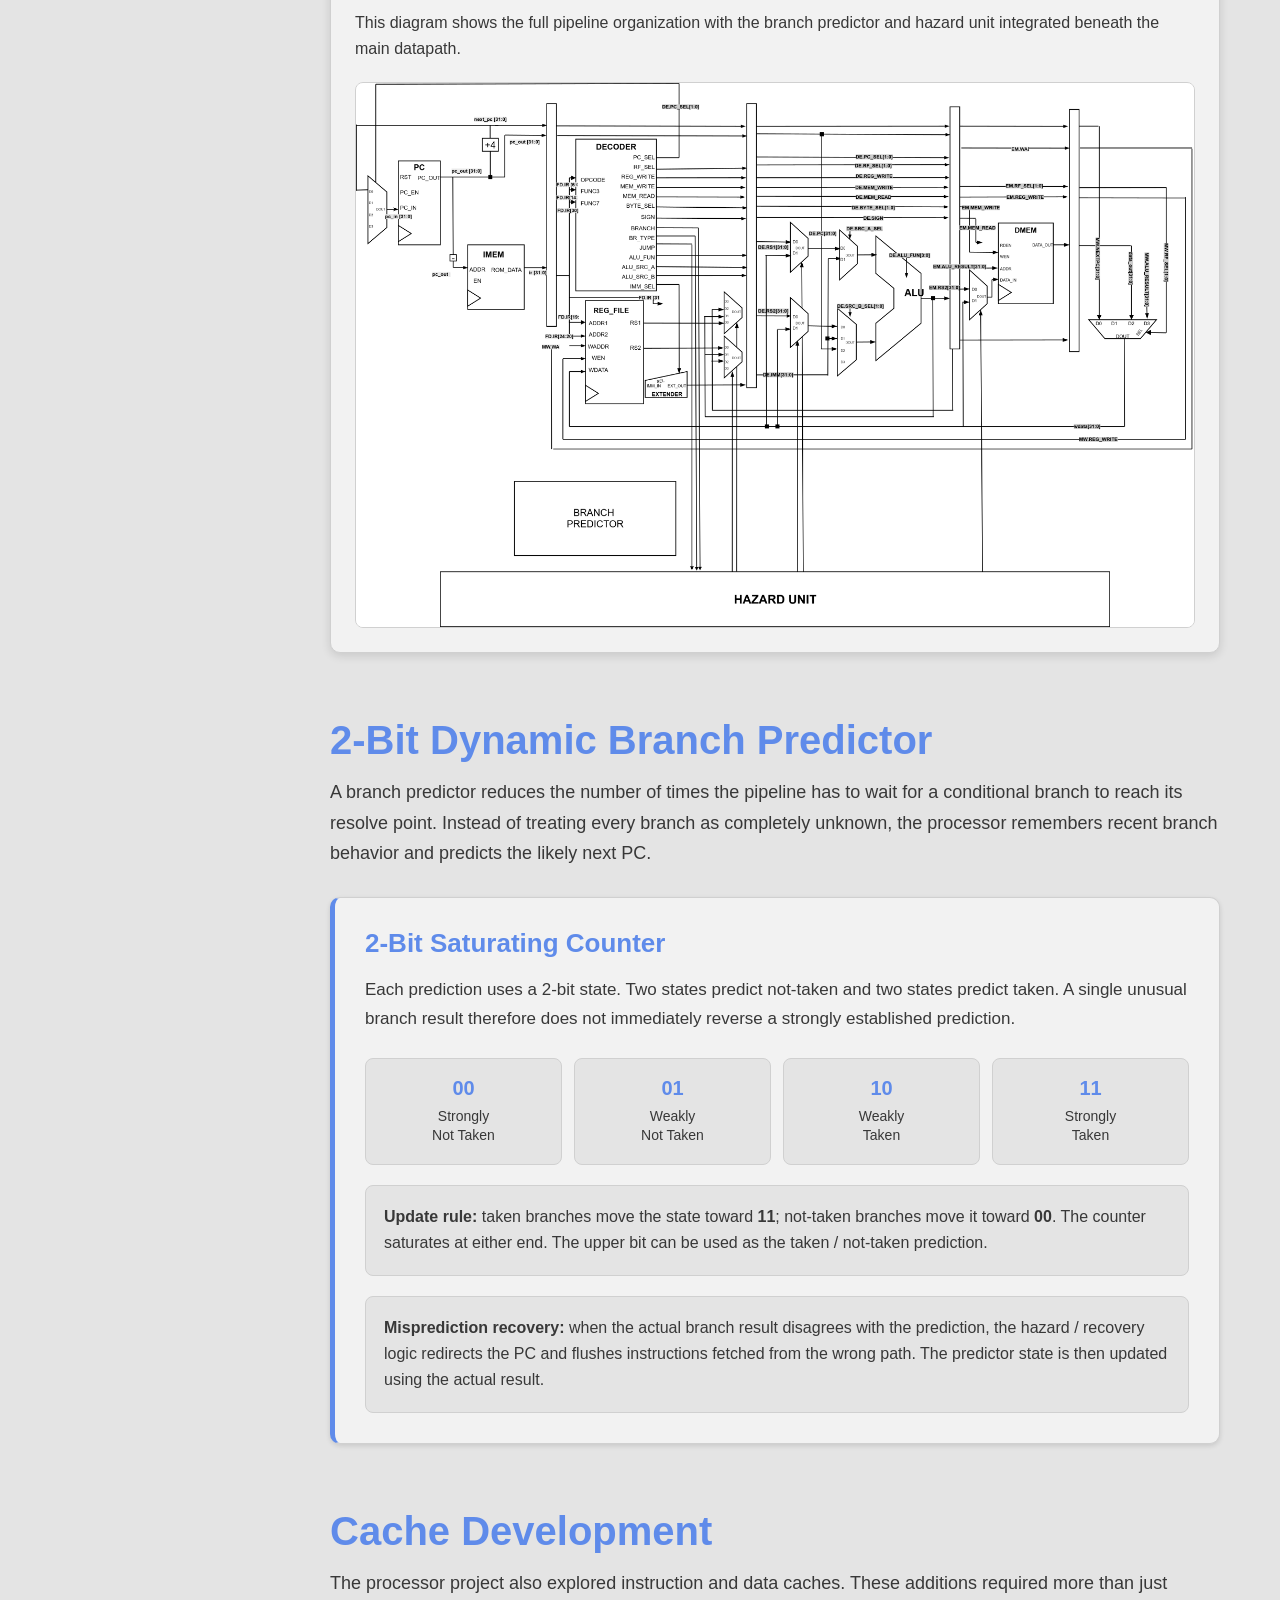
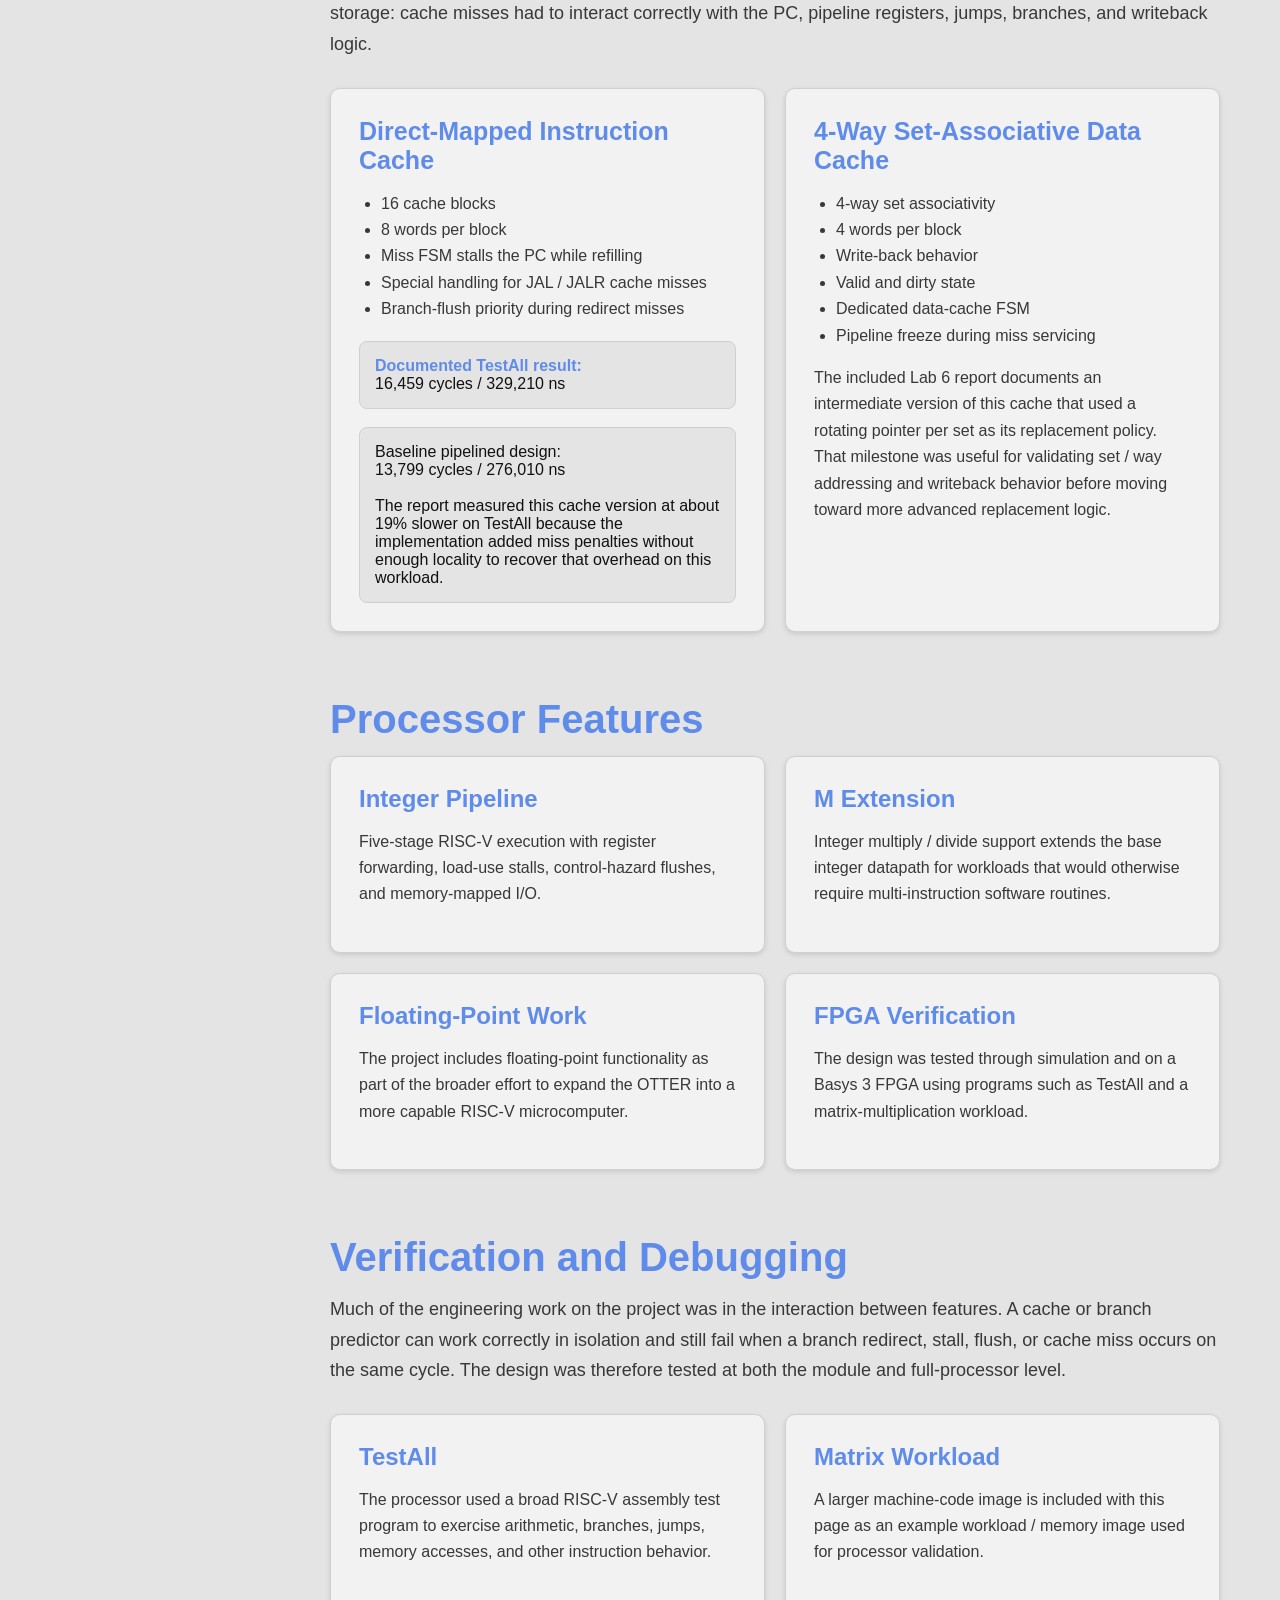
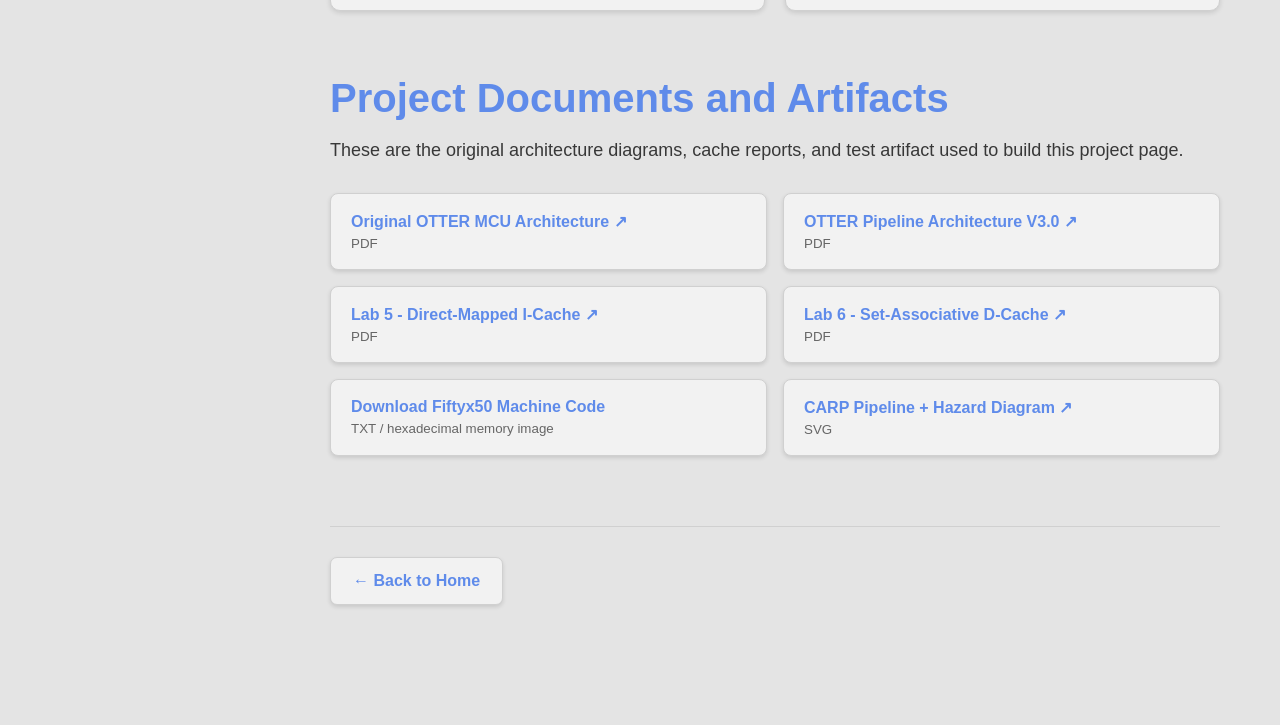
<file: projects/riscv/index.html>
<!DOCTYPE html>
<html lang="en">

<head>

    <meta charset="UTF-8">

    <meta
        name="viewport"
        content="width=device-width, initial-scale=1.0"
    >

    <title>RISC-V MCU | Rodolfo Magana</title>


    <style>

        /* =========================================================
           COLORS
           ========================================================= */

        :root {

            --background: #e4e4e4;

            --sidebar-background: #e9e9e9;

            --card-background: #f2f2f2;
            --card-hover: #f8f8f8;

            --text-main: #111111;

            --text-secondary: #383838;

            --text-muted: #666666;

            --accent: #5f8bea;

            --accent-hover: #4978df;

            --border: #d0d0d0;

            --shadow: rgba(0, 0, 0, 0.12);
        }



        /* =========================================================
           GLOBAL
           ========================================================= */

        * {
            box-sizing: border-box;
        }


        html {
            scroll-behavior: smooth;
        }


        body {

            margin: 0;

            font-family: Arial, Helvetica, sans-serif;

            background-color: var(--background);

            color: var(--text-main);
        }


        a {
            text-decoration: none;
        }



        /* =========================================================
           PERMANENT LEFT PROJECT SIDEBAR
           ========================================================= */

        .project-sidebar {

            position: fixed;

            top: 0;
            left: 0;

            width: 270px;
            height: 100vh;

            padding: 60px 30px;

            background-color: var(--sidebar-background);

            border-right: 1px solid var(--border);

            overflow-y: auto;
        }


        .project-sidebar h2 {

            margin-top: 0;
            margin-bottom: 30px;

            color: var(--accent);

            font-size: 36px;
        }



        /* =========================================================
           PROJECT BUTTONS
           ========================================================= */

        .project-buttons {

            display: flex;

            flex-direction: column;

            gap: 16px;
        }


        .project-button {

            display: block;

            width: 100%;

            padding: 18px;

            background-color: var(--card-background);

            color: var(--text-main);

            border: 1px solid var(--border);

            border-radius: 7px;

            font-size: 16px;

            font-weight: bold;

            box-shadow: 0 2px 4px var(--shadow);

            transition:
                background-color 0.20s ease,
                color 0.20s ease,
                border-color 0.20s ease,
                transform 0.20s ease,
                box-shadow 0.20s ease;
        }


        .project-button:hover {

            background-color: var(--accent);

            color: white;

            border-color: var(--accent);

            transform: translateX(6px);

            box-shadow: 0 4px 9px var(--shadow);
        }



        /* =========================================================
           MAIN CONTENT
           ========================================================= */

        .main-content {
            margin-left: 270px;
        }


        .page-shell {

            max-width: 1150px;

            margin: auto;

            padding: 80px 60px 120px 60px;
        }



        /* =========================================================
           HEADER
           ========================================================= */

        .project-header {

            padding-bottom: 45px;

            border-bottom: 1px solid var(--border);
        }


        .project-header h1 {

            margin-top: 0;
            margin-bottom: 12px;

            color: var(--accent);

            font-size: 60px;

            line-height: 1.08;
        }


        .project-header h2 {

            max-width: 900px;

            margin-top: 0;
            margin-bottom: 24px;

            color: var(--text-secondary);

            font-size: 28px;

            font-weight: normal;

            line-height: 1.4;
        }


        .project-header p {

            max-width: 900px;

            color: var(--text-secondary);

            font-size: 19px;

            line-height: 1.7;
        }


        .tags {

            display: flex;

            flex-wrap: wrap;

            gap: 10px;

            margin-top: 28px;
        }


        .tag {

            display: inline-block;

            padding: 10px 14px;

            background-color: var(--card-background);

            color: var(--text-main);

            border: 1px solid var(--border);

            border-radius: 999px;

            font-size: 14px;

            font-weight: bold;

            box-shadow: 0 2px 4px var(--shadow);
        }



        /* =========================================================
           GENERAL SECTIONS
           ========================================================= */

        .project-section {
            padding-top: 65px;
        }


        .project-section > h2 {

            margin-top: 0;
            margin-bottom: 14px;

            color: var(--accent);

            font-size: 40px;
        }


        .section-intro {

            max-width: 900px;

            margin-top: 0;
            margin-bottom: 28px;

            color: var(--text-secondary);

            font-size: 18px;

            line-height: 1.7;
        }



        /* =========================================================
           CARDS
           ========================================================= */

        .info-grid {

            display: grid;

            grid-template-columns:
                repeat(2, minmax(0, 1fr));

            gap: 20px;
        }


        .info-card {

            padding: 28px;

            background-color: var(--card-background);

            border: 1px solid var(--border);

            border-radius: 10px;

            box-shadow: 0 2px 5px var(--shadow);

            transition:
                transform 0.20s ease,
                background-color 0.20s ease,
                box-shadow 0.20s ease;
        }


        .info-card:hover {

            transform: translateY(-3px);

            background-color: var(--card-hover);

            box-shadow: 0 5px 12px var(--shadow);
        }


        .info-card h3 {

            margin-top: 0;
            margin-bottom: 12px;

            color: var(--accent);

            font-size: 24px;
        }


        .info-card p,
        .info-card li {

            color: var(--text-secondary);

            font-size: 16px;

            line-height: 1.65;
        }


        .info-card ul {

            margin-bottom: 0;

            padding-left: 22px;
        }



        /* =========================================================
           ARCHITECTURE IMAGES
           ========================================================= */

        .architecture-card {

            margin-top: 28px;

            padding: 24px;

            background-color: var(--card-background);

            border: 1px solid var(--border);

            border-radius: 10px;

            box-shadow: 0 3px 10px var(--shadow);
        }


        .architecture-card h3 {

            margin-top: 0;
            margin-bottom: 10px;

            color: var(--accent);

            font-size: 25px;
        }


        .architecture-card p {

            margin-top: 0;

            color: var(--text-secondary);

            font-size: 16px;

            line-height: 1.65;
        }


        .architecture-image {

            display: block;

            width: 100%;
            height: auto;

            margin-top: 20px;

            background-color: white;

            border: 1px solid var(--border);

            border-radius: 8px;
        }



        /* =========================================================
           PIPELINE STRIP
           ========================================================= */

        .pipeline-strip {

            display: grid;

            grid-template-columns:
                repeat(5, 1fr);

            gap: 10px;

            margin-top: 28px;
        }


        .pipeline-stage {

            padding: 22px 12px;

            background-color: var(--card-background);

            border: 1px solid var(--border);
            border-top: 5px solid var(--accent);

            border-radius: 8px;

            text-align: center;

            box-shadow: 0 2px 5px var(--shadow);
        }


        .pipeline-stage strong {

            display: block;

            margin-bottom: 5px;

            color: var(--accent);

            font-size: 20px;
        }


        .pipeline-stage span {

            color: var(--text-secondary);

            font-size: 14px;
        }



        /* =========================================================
           BRANCH PREDICTOR
           ========================================================= */

        .predictor-box {

            margin-top: 28px;

            padding: 30px;

            background-color: var(--card-background);

            border: 1px solid var(--border);
            border-left: 5px solid var(--accent);

            border-radius: 10px;

            box-shadow: 0 2px 5px var(--shadow);
        }


        .predictor-box h3 {

            margin-top: 0;
            margin-bottom: 14px;

            color: var(--accent);

            font-size: 26px;
        }


        .predictor-box p {

            color: var(--text-secondary);

            font-size: 17px;

            line-height: 1.7;
        }


        .predictor-states {

            display: grid;

            grid-template-columns:
                repeat(4, minmax(0, 1fr));

            gap: 12px;

            margin-top: 24px;
        }


        .predictor-state {

            padding: 18px 12px;

            background-color: var(--background);

            border: 1px solid var(--border);

            border-radius: 8px;

            text-align: center;
        }


        .predictor-state strong {

            display: block;

            margin-bottom: 7px;

            color: var(--accent);

            font-size: 20px;
        }


        .predictor-state span {

            display: block;

            color: var(--text-secondary);

            font-size: 14px;

            line-height: 1.4;
        }


        .predictor-rule {

            margin-top: 20px;

            padding: 18px;

            background-color: var(--background);

            border: 1px solid var(--border);

            border-radius: 8px;

            color: var(--text-secondary);

            font-size: 16px;

            line-height: 1.65;
        }



        /* =========================================================
           CACHE DEVELOPMENT
           ========================================================= */

        .cache-grid {

            display: grid;

            grid-template-columns:
                repeat(2, minmax(0, 1fr));

            gap: 20px;

            margin-top: 28px;
        }


        .cache-card {

            padding: 28px;

            background-color: var(--card-background);

            border: 1px solid var(--border);

            border-radius: 10px;

            box-shadow: 0 2px 5px var(--shadow);
        }


        .cache-card h3 {

            margin-top: 0;
            margin-bottom: 12px;

            color: var(--accent);

            font-size: 25px;
        }


        .cache-card p,
        .cache-card li {

            color: var(--text-secondary);

            font-size: 16px;

            line-height: 1.65;
        }


        .cache-card ul {
            padding-left: 22px;
        }


        .metric {

            margin-top: 18px;

            padding: 15px;

            background-color: var(--background);

            border: 1px solid var(--border);

            border-radius: 8px;
        }


        .metric strong {
            color: var(--accent);
        }



        /* =========================================================
           DOWNLOADS
           ========================================================= */

        .download-grid {

            display: grid;

            grid-template-columns:
                repeat(2, minmax(0, 1fr));

            gap: 16px;

            margin-top: 28px;
        }


        .download-button {

            display: block;

            padding: 18px 20px;

            background-color: var(--card-background);

            color: var(--accent);

            border: 1px solid var(--border);

            border-radius: 8px;

            font-size: 16px;

            font-weight: bold;

            box-shadow: 0 2px 4px var(--shadow);

            transition:
                background-color 0.20s ease,
                color 0.20s ease,
                border-color 0.20s ease,
                transform 0.20s ease;
        }


        .download-button:hover {

            background-color: var(--accent);

            color: white;

            border-color: var(--accent);

            transform: translateY(-2px);
        }


        .download-button small {

            display: block;

            margin-top: 5px;

            color: var(--text-muted);

            font-weight: normal;
        }


        .download-button:hover small {
            color: white;
        }



        /* =========================================================
           BOTTOM NAV
           ========================================================= */

        .bottom-nav {

            margin-top: 70px;

            padding-top: 30px;

            border-top: 1px solid var(--border);
        }


        .bottom-button {

            display: inline-block;

            padding: 14px 22px;

            background-color: var(--card-background);

            color: var(--accent);

            border: 1px solid var(--border);

            border-radius: 7px;

            font-size: 16px;

            font-weight: bold;

            box-shadow: 0 2px 4px var(--shadow);
        }


        .bottom-button:hover {

            background-color: var(--accent);

            color: white;

            border-color: var(--accent);
        }



        /* =========================================================
           MOBILE
           ========================================================= */

        @media (max-width: 850px) {


            .project-sidebar {

                position: relative;

                width: 100%;

                height: auto;

                padding: 30px;

                border-right: none;

                border-bottom: 1px solid var(--border);
            }


            .project-buttons {

                display: grid;

                grid-template-columns:
                    repeat(auto-fit, minmax(150px, 1fr));
            }


            .project-button:hover {
                transform: none;
            }


            .main-content {
                margin-left: 0;
            }


            .page-shell {
                padding: 55px 30px 80px 30px;
            }


            .project-header h1 {
                font-size: 44px;
            }


            .project-header h2 {
                font-size: 23px;
            }


            .info-grid,
            .cache-grid,
            .download-grid {
                grid-template-columns: 1fr;
            }


            .pipeline-strip {
                grid-template-columns: 1fr;
            }


            .predictor-states {
                grid-template-columns: repeat(2, 1fr);
            }

        }


    </style>

</head>



<body>


    <!-- =========================================================
         LEFT SIDEBAR
         ========================================================= -->

    <aside class="project-sidebar">


        <h2>
            Projects
        </h2>


        <nav class="project-buttons">


            <a
                class="project-button"
                href="index.html"
            >
                RISC-V MCU
            </a>


            <a
                class="project-button"
                href="../serdes/index.html"
            >
                SerDes Labs
            </a>


            <a
                class="project-button"
                href="../fpga/index.html"
            >
                FPGA DFX
            </a>


            <a
                class="project-button"
                href="../come_to_papa/index.html"
            >
                Come to Pawpa
            </a>

            <a
                class="project-button"
                href="../stm32_function_generator/index.html"
            >
                STM32 Function Generator
            </a>

            <a
                class="project-button"
                href="../../index.html"
            >
                ← Home
            </a>


        </nav>


    </aside>



    <!-- =========================================================
         MAIN CONTENT
         ========================================================= -->

    <main class="main-content">


        <div class="page-shell">


            <!-- =================================================
                 HEADER
                 ================================================= -->

            <header class="project-header">


                <h1>
                    RISC-V OTTER MCU
                </h1>


                <h2>
                    5-stage pipelined processor with hazard handling,
                    dynamic branch prediction, caches, and FPGA verification
                </h2>


                <p>

                    This project extends the Cal Poly OTTER RISC-V MCU into a
                    pipelined processor implemented in SystemVerilog and tested
                    on a Basys 3 FPGA. The design grew from the original OTTER
                    datapath into a 5-stage IF / DE / EX / MEM / WB pipeline
                    with forwarding, stalls, flushes, a 2-bit dynamic branch
                    predictor, instruction and data cache work, and additional
                    ISA functionality.

                </p>


                <p>

                    My work focused heavily on computer architecture design,
                    pipeline control, cache behavior, debugging, simulation,
                    and hardware verification.

                </p>


                <div class="tags">

                    <span class="tag">RISC-V</span>
                    <span class="tag">SystemVerilog</span>
                    <span class="tag">5-Stage Pipeline</span>
                    <span class="tag">2-bit Branch Predictor</span>
                    <span class="tag">Hazard Handling</span>
                    <span class="tag">Caches</span>
                    <span class="tag">Vivado</span>
                    <span class="tag">Basys 3</span>
                    <span class="tag">Computer Architecture</span>

                </div>


            </header>



            <!-- =================================================
                 ARCHITECTURE EVOLUTION
                 ================================================= -->

            <section class="project-section">


                <h2>
                    Architecture Evolution
                </h2>


                <p class="section-intro">

                    The starting OTTER MCU is a single-datapath RISC-V design
                    containing the PC, register file, ALU, memory, immediate
                    generation, branch logic, CSR support, and memory-mapped
                    I/O. The project then reorganizes this functionality into
                    a five-stage pipeline so multiple instructions can be in
                    flight at the same time.

                </p>


                <div class="architecture-card">


                    <h3>
                        Original OTTER MCU Architecture
                    </h3>


                    <p>

                        The original architecture provides the major datapath
                        building blocks that the pipelined design is built from.

                    </p>


                    <img
                        class="architecture-image"
                        src="images/otter_mcu_architecture (3).png"
                        alt="Original RISC-V OTTER MCU architecture diagram"
                    >


                </div>


                <div class="architecture-card">


                    <h3>
                        OTTER 5-Stage Pipeline
                    </h3>


                    <p>

                        The pipelined architecture separates instruction work
                        into Fetch, Decode, Execute, Memory, and Writeback.
                        Pipeline registers separate each stage and allow
                        multiple instructions to progress concurrently.

                    </p>


                    <div class="pipeline-strip">

                        <div class="pipeline-stage">
                            <strong>IF</strong>
                            <span>Fetch</span>
                        </div>

                        <div class="pipeline-stage">
                            <strong>DE</strong>
                            <span>Decode</span>
                        </div>

                        <div class="pipeline-stage">
                            <strong>EX</strong>
                            <span>Execute</span>
                        </div>

                        <div class="pipeline-stage">
                            <strong>MEM</strong>
                            <span>Memory</span>
                        </div>

                        <div class="pipeline-stage">
                            <strong>WB</strong>
                            <span>Writeback</span>
                        </div>

                    </div>


                    <img
                        class="architecture-image"
                        src="images/otter_pipeline_architecture.png"
                        alt="OTTER five stage pipeline architecture"
                    >


                </div>


            </section>



            <!-- =================================================
                 HAZARD HANDLING
                 ================================================= -->

            <section class="project-section">


                <h2>
                    Pipeline Hazards and Control
                </h2>


                <p class="section-intro">

                    Pipelining improves throughput, but it also creates data
                    and control hazards. The CARP pipeline therefore includes
                    a dedicated hazard unit that coordinates forwarding,
                    stalls, register-write control, pipeline flushes, and
                    branch recovery.

                </p>


                <div class="info-grid">


                    <article class="info-card">

                        <h3>
                            Data Hazards
                        </h3>

                        <p>

                            Forwarding paths allow newer pipeline stages to
                            feed results back toward Execute without waiting
                            for every value to reach Writeback. Load-use cases
                            that cannot be solved with forwarding require a
                            pipeline stall.

                        </p>

                    </article>


                    <article class="info-card">

                        <h3>
                            Control Hazards
                        </h3>

                        <p>

                            Branches, JAL, and JALR can redirect the PC. When a
                            predicted path is incorrect, younger instructions
                            are flushed and execution resumes from the recovery
                            PC.

                        </p>

                    </article>


                </div>


                <div class="architecture-card">

                    <h3>
                        CARP Pipeline, Branch Predictor, and Hazard Unit
                    </h3>

                    <p>

                        This diagram shows the full pipeline organization with
                        the branch predictor and hazard unit integrated beneath
                        the main datapath.

                    </p>

                    <img
                        class="architecture-image"
                        src="images/carp_pipeline_hazard_branch_predictor.png"
                        alt="CARP pipelined OTTER with branch predictor and hazard unit"
                    >

                </div>


            </section>



            <!-- =================================================
                 2 BIT BRANCH PREDICTOR
                 ================================================= -->

            <section class="project-section">


                <h2>
                    2-Bit Dynamic Branch Predictor
                </h2>


                <p class="section-intro">

                    A branch predictor reduces the number of times the pipeline
                    has to wait for a conditional branch to reach its resolve
                    point. Instead of treating every branch as completely
                    unknown, the processor remembers recent branch behavior and
                    predicts the likely next PC.

                </p>


                <div class="predictor-box">


                    <h3>
                        2-Bit Saturating Counter
                    </h3>


                    <p>

                        Each prediction uses a 2-bit state. Two states predict
                        not-taken and two states predict taken. A single unusual
                        branch result therefore does not immediately reverse a
                        strongly established prediction.

                    </p>


                    <div class="predictor-states">

                        <div class="predictor-state">
                            <strong>00</strong>
                            <span>Strongly<br>Not Taken</span>
                        </div>

                        <div class="predictor-state">
                            <strong>01</strong>
                            <span>Weakly<br>Not Taken</span>
                        </div>

                        <div class="predictor-state">
                            <strong>10</strong>
                            <span>Weakly<br>Taken</span>
                        </div>

                        <div class="predictor-state">
                            <strong>11</strong>
                            <span>Strongly<br>Taken</span>
                        </div>

                    </div>


                    <div class="predictor-rule">

                        <strong>Update rule:</strong>
                        taken branches move the state toward <strong>11</strong>;
                        not-taken branches move it toward <strong>00</strong>.
                        The counter saturates at either end. The upper bit can
                        be used as the taken / not-taken prediction.

                    </div>


                    <div class="predictor-rule">

                        <strong>Misprediction recovery:</strong>
                        when the actual branch result disagrees with the
                        prediction, the hazard / recovery logic redirects the
                        PC and flushes instructions fetched from the wrong path.
                        The predictor state is then updated using the actual
                        result.

                    </div>


                </div>


            </section>



            <!-- =================================================
                 CACHE DEVELOPMENT
                 ================================================= -->

            <section class="project-section">


                <h2>
                    Cache Development
                </h2>


                <p class="section-intro">

                    The processor project also explored instruction and data
                    caches. These additions required more than just storage:
                    cache misses had to interact correctly with the PC,
                    pipeline registers, jumps, branches, and writeback logic.

                </p>


                <div class="cache-grid">


                    <article class="cache-card">

                        <h3>
                            Direct-Mapped Instruction Cache
                        </h3>

                        <ul>
                            <li>16 cache blocks</li>
                            <li>8 words per block</li>
                            <li>Miss FSM stalls the PC while refilling</li>
                            <li>Special handling for JAL / JALR cache misses</li>
                            <li>Branch-flush priority during redirect misses</li>
                        </ul>

                        <div class="metric">

                            <strong>Documented TestAll result:</strong><br>
                            16,459 cycles / 329,210 ns

                        </div>

                        <div class="metric">

                            Baseline pipelined design:<br>
                            13,799 cycles / 276,010 ns<br><br>
                            The report measured this cache version at about
                            19% slower on TestAll because the implementation
                            added miss penalties without enough locality to
                            recover that overhead on this workload.

                        </div>

                    </article>


                    <article class="cache-card">

                        <h3>
                            4-Way Set-Associative Data Cache
                        </h3>

                        <ul>
                            <li>4-way set associativity</li>
                            <li>4 words per block</li>
                            <li>Write-back behavior</li>
                            <li>Valid and dirty state</li>
                            <li>Dedicated data-cache FSM</li>
                            <li>Pipeline freeze during miss servicing</li>
                        </ul>

                        <p>

                            The included Lab 6 report documents an intermediate
                            version of this cache that used a rotating pointer
                            per set as its replacement policy. That milestone
                            was useful for validating set / way addressing and
                            writeback behavior before moving toward more
                            advanced replacement logic.

                        </p>

                    </article>


                </div>


            </section>



            <!-- =================================================
                 PROCESSOR FEATURES
                 ================================================= -->

            <section class="project-section">


                <h2>
                    Processor Features
                </h2>


                <div class="info-grid">


                    <article class="info-card">

                        <h3>
                            Integer Pipeline
                        </h3>

                        <p>

                            Five-stage RISC-V execution with register
                            forwarding, load-use stalls, control-hazard flushes,
                            and memory-mapped I/O.

                        </p>

                    </article>


                    <article class="info-card">

                        <h3>
                            M Extension
                        </h3>

                        <p>

                            Integer multiply / divide support extends the base
                            integer datapath for workloads that would otherwise
                            require multi-instruction software routines.

                        </p>

                    </article>


                    <article class="info-card">

                        <h3>
                            Floating-Point Work
                        </h3>

                        <p>

                            The project includes floating-point functionality
                            as part of the broader effort to expand the OTTER
                            into a more capable RISC-V microcomputer.

                        </p>

                    </article>


                    <article class="info-card">

                        <h3>
                            FPGA Verification
                        </h3>

                        <p>

                            The design was tested through simulation and on a
                            Basys 3 FPGA using programs such as TestAll and a
                            matrix-multiplication workload.

                        </p>

                    </article>


                </div>


            </section>



            <!-- =================================================
                 VERIFICATION
                 ================================================= -->

            <section class="project-section">


                <h2>
                    Verification and Debugging
                </h2>


                <p class="section-intro">

                    Much of the engineering work on the project was in the
                    interaction between features. A cache or branch predictor
                    can work correctly in isolation and still fail when a
                    branch redirect, stall, flush, or cache miss occurs on the
                    same cycle. The design was therefore tested at both the
                    module and full-processor level.

                </p>


                <div class="info-grid">


                    <article class="info-card">

                        <h3>
                            TestAll
                        </h3>

                        <p>

                            The processor used a broad RISC-V assembly test
                            program to exercise arithmetic, branches, jumps,
                            memory accesses, and other instruction behavior.

                        </p>

                    </article>


                    <article class="info-card">

                        <h3>
                            Matrix Workload
                        </h3>

                        <p>

                            A larger machine-code image is included with this
                            page as an example workload / memory image used for
                            processor validation.

                        </p>

                    </article>


                </div>


            </section>



            <!-- =================================================
                 DOWNLOADS
                 ================================================= -->

            <section class="project-section">


                <h2>
                    Project Documents and Artifacts
                </h2>


                <p class="section-intro">

                    These are the original architecture diagrams, cache reports,
                    and test artifact used to build this project page.

                </p>


                <div class="download-grid">


                    <a
                        class="download-button"
                        href="docs/OTTR_architecture_Color.pdf"
                        target="_blank"
                    >
                        Original OTTER MCU Architecture ↗
                        <small>PDF</small>
                    </a>


                    <a
                        class="download-button"
                        href="docs/Otter_arch_v3.0.pdf"
                        target="_blank"
                    >
                        OTTER Pipeline Architecture V3.0 ↗
                        <small>PDF</small>
                    </a>


                    <a
                        class="download-button"
                        href="docs/CPE333_Lab5_Direct_Mapped_Cache.pdf"
                        target="_blank"
                    >
                        Lab 5 - Direct-Mapped I-Cache ↗
                        <small>PDF</small>
                    </a>


                    <a
                        class="download-button"
                        href="docs/CPE333_Lab6_Set_Associative_Cache.pdf"
                        target="_blank"
                    >
                        Lab 6 - Set-Associative D-Cache ↗
                        <small>PDF</small>
                    </a>


                    <a
                        class="download-button"
                        href="files/Fiftyx50.txt"
                        download
                    >
                        Download Fiftyx50 Machine Code
                        <small>TXT / hexadecimal memory image</small>
                    </a>


                    <a
                        class="download-button"
                        href="images/carp_pipeline_hazard_branch_predictor.svg"
                        target="_blank"
                    >
                        CARP Pipeline + Hazard Diagram ↗
                        <small>SVG</small>
                    </a>


                </div>


            </section>



            <!-- =================================================
                 BOTTOM NAV
                 ================================================= -->

            <div class="bottom-nav">


                <a
                    class="bottom-button"
                    href="../../index.html"
                >
                    ← Back to Home
                </a>


            </div>


        </div>


    </main>


</body>

</html>
</file>
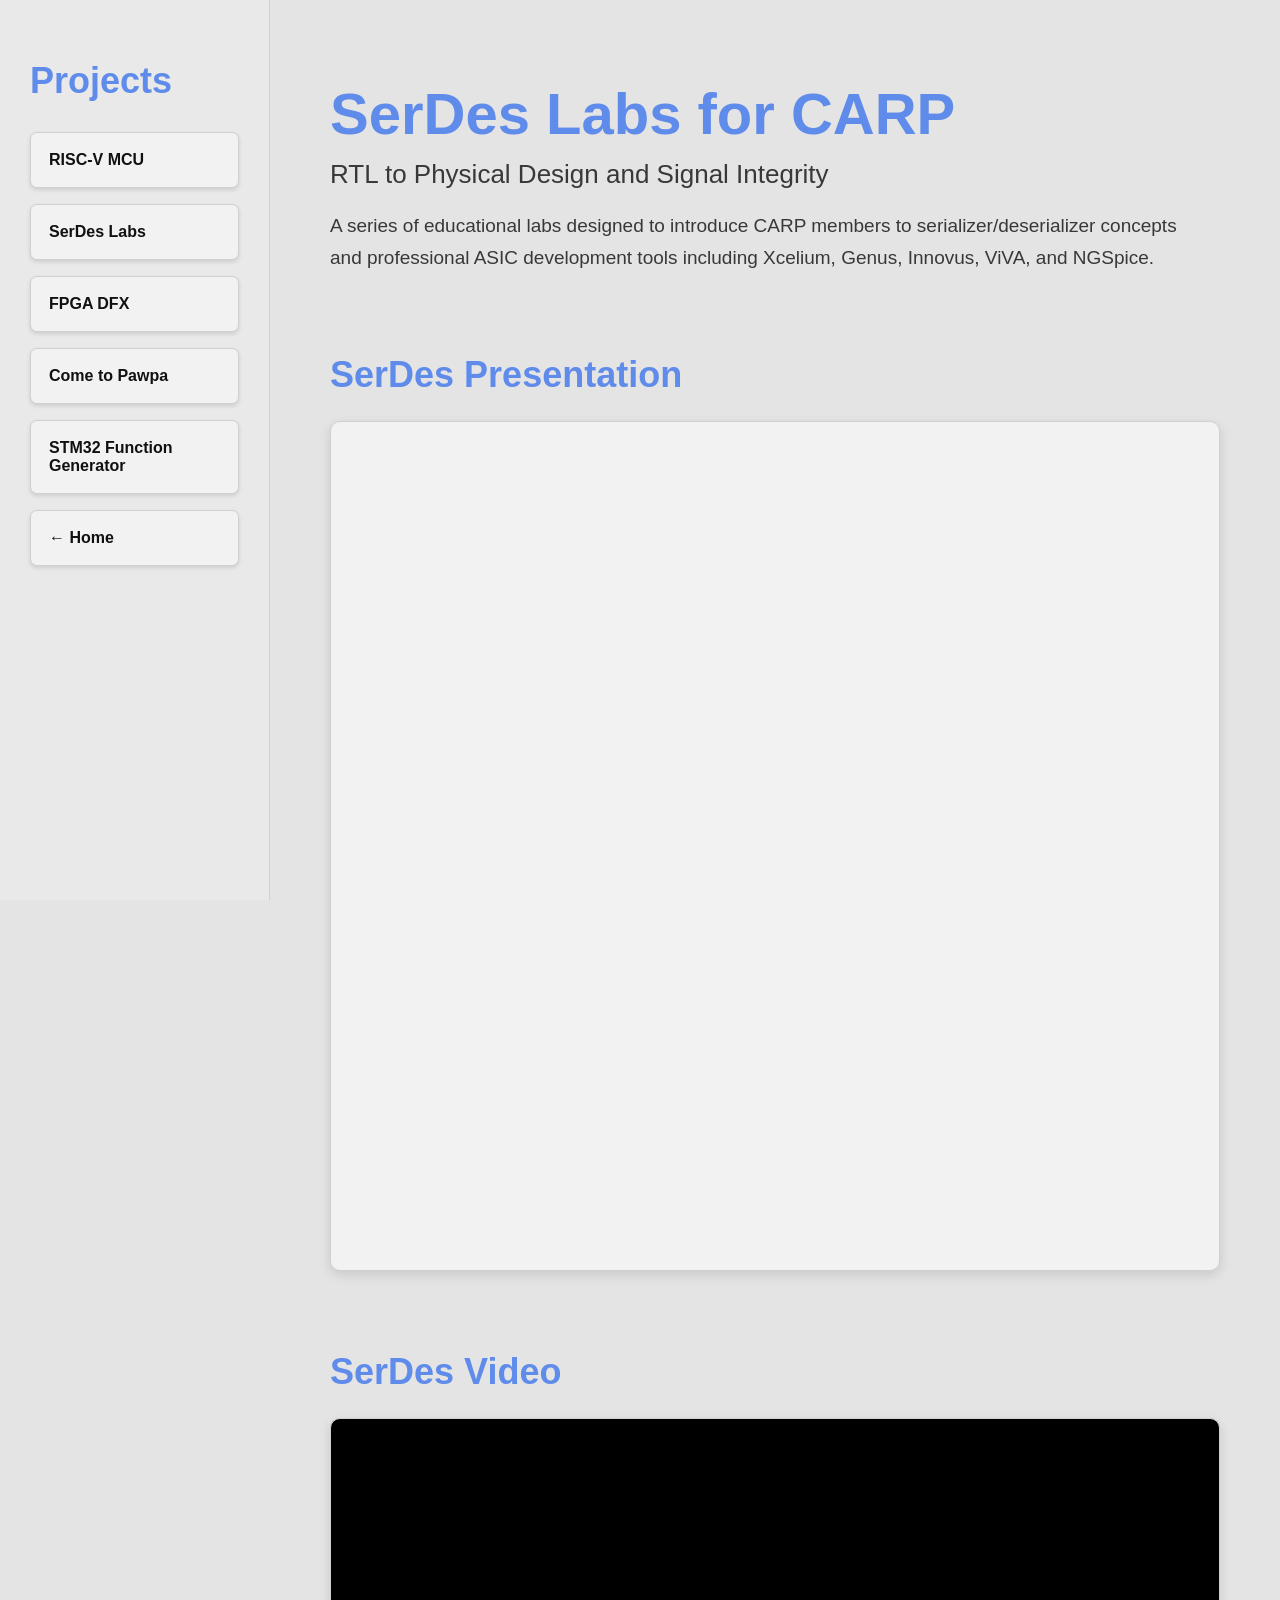
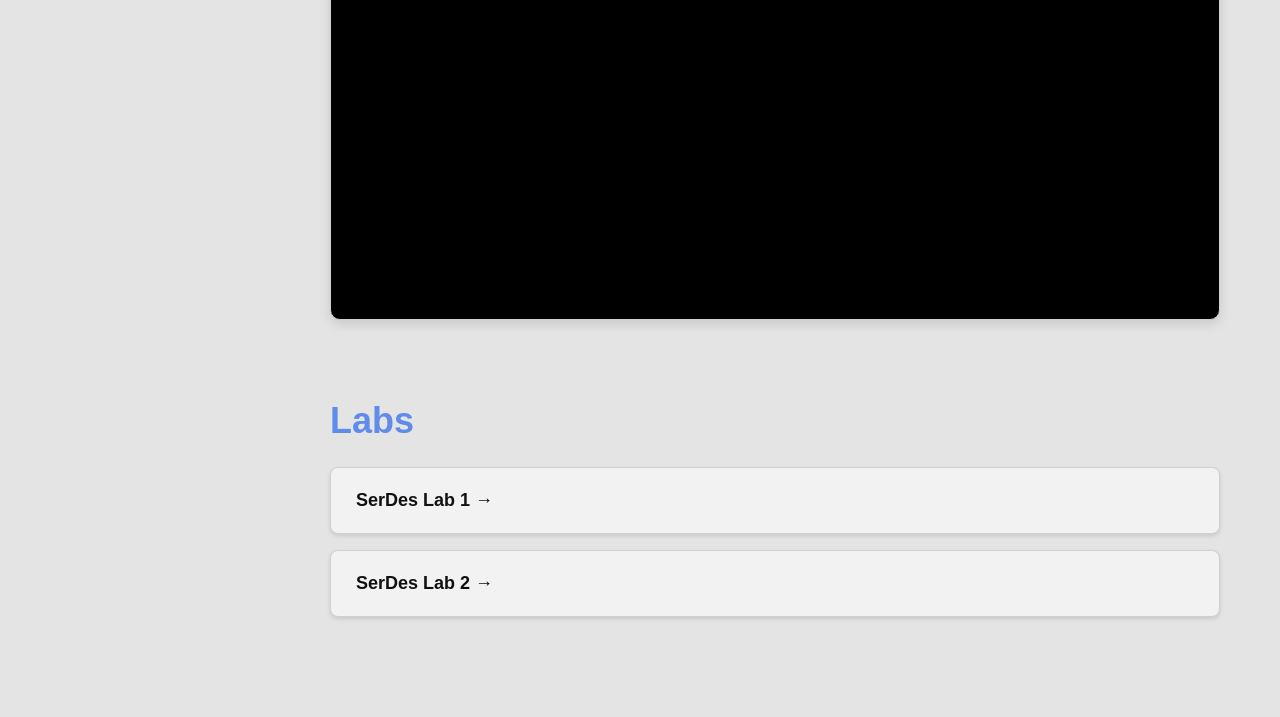
<file: projects/serdes/index.html>
<!DOCTYPE html>
<html lang="en">

<head>

    <meta charset="UTF-8">

    <meta
        name="viewport"
        content="width=device-width, initial-scale=1.0"
    >

    <title>SerDes Labs | Rodolfo Magana</title>


    <style>

        /* =========================================================
           COLORS
           ========================================================= */

        :root {

            --background: #e4e4e4;

            --sidebar-background: #e9e9e9;

            --card-background: #f2f2f2;

            --text-main: #111111;

            --text-secondary: #383838;

            --text-muted: #666666;

            --accent: #5f8bea;

            --accent-hover: #4978df;

            --border: #d0d0d0;

            --shadow: rgba(0, 0, 0, 0.12);
        }



        /* =========================================================
           GLOBAL
           ========================================================= */

        * {
            box-sizing: border-box;
        }


        html {
            scroll-behavior: smooth;
        }


        body {
            margin: 0;

            font-family: Arial, Helvetica, sans-serif;

            background-color: var(--background);

            color: var(--text-main);
        }


        a {
            text-decoration: none;
        }



        /* =========================================================
           FIXED LEFT PROJECT SIDEBAR
           ========================================================= */

        .project-sidebar {

            position: fixed;

            top: 0;
            left: 0;

            width: 270px;
            height: 100vh;

            padding: 60px 30px;

            background-color: var(--sidebar-background);

            border-right: 1px solid var(--border);

            overflow-y: auto;
        }


        .project-sidebar h2 {

            font-size: 36px;

            color: var(--accent);

            margin-top: 0;

            margin-bottom: 30px;
        }



        /* =========================================================
           SIDEBAR BUTTONS
           ========================================================= */

        .project-buttons {

            display: flex;

            flex-direction: column;

            gap: 16px;
        }


        .project-button {

            display: block;

            width: 100%;

            padding: 18px;

            background-color: var(--card-background);

            color: var(--text-main);

            border: 1px solid var(--border);

            border-radius: 7px;

            font-size: 16px;

            font-weight: bold;

            box-shadow: 0 2px 4px var(--shadow);

            transition:
                background-color 0.2s ease,
                color 0.2s ease,
                border-color 0.2s ease,
                transform 0.2s ease;
        }


        .project-button:hover {

            background-color: var(--accent);

            color: white;

            border-color: var(--accent);

            transform: translateX(6px);
        }



        /* =========================================================
           MAIN CONTENT
           ========================================================= */

        .main-content {

            margin-left: 270px;
        }



        /* =========================================================
           PAGE HEADER
           ========================================================= */

        .project-header {

            max-width: 1100px;

            margin: auto;

            padding: 80px 60px 30px 60px;
        }


        .project-header h1 {

            margin-top: 0;

            margin-bottom: 12px;

            font-size: 58px;

            color: var(--accent);
        }


        .project-header h2 {

            margin-top: 0;

            margin-bottom: 20px;

            font-size: 26px;

            font-weight: normal;

            color: var(--text-secondary);
        }


        .project-header p {

            max-width: 850px;

            font-size: 19px;

            line-height: 1.7;

            color: var(--text-secondary);
        }



        /* =========================================================
           PDF SECTION
           ========================================================= */

        .pdf-section {

            max-width: 1100px;

            margin: auto;

            padding: 30px 60px 50px 60px;
        }


        .pdf-section h2 {

            font-size: 36px;

            color: var(--accent);

            margin-top: 0;

            margin-bottom: 25px;
        }


        .pdf-container {

            width: 100%;

            height: 850px;

            background-color: var(--card-background);

            border: 1px solid var(--border);

            border-radius: 10px;

            overflow: hidden;

            box-shadow: 0 4px 12px var(--shadow);
        }


        .pdf-frame {

            display: block;

            width: 100%;

            height: 100%;

            border: none;
        }



        /* =========================================================
           VIDEO SECTION
           ========================================================= */

        .video-section {

            max-width: 1100px;

            margin: auto;

            padding: 30px 60px 50px 60px;
        }


        .video-section h2 {

            font-size: 36px;

            color: var(--accent);

            margin-top: 0;

            margin-bottom: 25px;
        }


        .video-container {

            position: relative;

            width: 100%;

            padding-top: 56.25%;

            background-color: #000000;

            border: 1px solid var(--border);

            border-radius: 10px;

            overflow: hidden;

            box-shadow: 0 4px 12px var(--shadow);
        }


        .video-frame {

            position: absolute;

            top: 0;
            left: 0;

            width: 100%;
            height: 100%;

            border: none;
        }



        /* =========================================================
           LABS SECTION
           ========================================================= */

        .labs-section {

            max-width: 1100px;

            margin: auto;

            padding: 30px 60px 100px 60px;
        }


        .labs-section h2 {

            font-size: 36px;

            color: var(--accent);

            margin-top: 0;

            margin-bottom: 25px;
        }


        .lab-links {

            display: flex;

            flex-direction: column;

            gap: 16px;
        }


        .lab-button {

            display: block;

            width: 100%;

            padding: 22px 25px;

            background-color: var(--card-background);

            color: var(--text-main);

            border: 1px solid var(--border);

            border-radius: 8px;

            font-size: 18px;

            font-weight: bold;

            box-shadow: 0 2px 4px var(--shadow);

            transition:
                background-color 0.2s ease,
                color 0.2s ease,
                border-color 0.2s ease,
                transform 0.2s ease;
        }


        .lab-button:hover {

            background-color: var(--accent);

            color: white;

            border-color: var(--accent);

            transform: translateX(6px);
        }



        /* =========================================================
           MOBILE
           ========================================================= */

        @media (max-width: 850px) {


            .project-sidebar {

                position: relative;

                width: 100%;

                height: auto;

                padding: 30px;

                border-right: none;

                border-bottom: 1px solid var(--border);
            }


            .project-buttons {

                display: grid;

                grid-template-columns:
                    repeat(auto-fit, minmax(150px, 1fr));
            }


            .project-button:hover {

                transform: none;
            }


            .main-content {

                margin-left: 0;
            }


            .project-header {

                padding: 60px 30px 20px 30px;
            }


            .project-header h1 {

                font-size: 44px;
            }


            .pdf-section {

                padding: 30px;
            }


            .pdf-container {

                height: 600px;
            }


            .video-section {

                padding: 30px;
            }


            .labs-section {

                padding: 30px 30px 70px 30px;
            }


            .lab-button:hover {

                transform: none;
            }

        }


    </style>

</head>



<body>


    <!-- =========================================================
         LEFT SIDEBAR
         ========================================================= -->

    <aside class="project-sidebar">


        <h2>
            Projects
        </h2>


        <nav class="project-buttons">


            <a
                class="project-button"
                href="../riscv/index.html"
            >
                RISC-V MCU
            </a>


            <a
                class="project-button"
                href="index.html"
            >
                SerDes Labs
            </a>


            <a
                class="project-button"
                href="../fpga/index.html"
            >
                FPGA DFX
            </a>


            <a
                class="project-button"
                href="../come_to_papa/index.html"
            >
                Come to Pawpa
            </a>

            <a
                class="project-button"
                href="../stm32_function_generator/index.html"
            >
                STM32 Function Generator
            </a>

            <a
                class="project-button"
                href="../../index.html"
            >
                ← Home
            </a>


        </nav>


    </aside>



    <!-- =========================================================
         MAIN CONTENT
         ========================================================= -->

    <main class="main-content">


        <!-- =====================================================
             TITLE
             ===================================================== -->

        <div class="project-header">


            <h1>
                SerDes Labs for CARP
            </h1>


            <h2>
                RTL to Physical Design and Signal Integrity
            </h2>


            <p>
                A series of educational labs designed to introduce
                CARP members to serializer/deserializer concepts and
                professional ASIC development tools including Xcelium,
                Genus, Innovus, ViVA, and NGSpice.
            </p>


        </div>



        <!-- =====================================================
             EMBEDDED PDF
             ===================================================== -->

        <div class="pdf-section">


            <h2>
                SerDes Presentation
            </h2>


            <div class="pdf-container">


                <iframe
                    class="pdf-frame"
                    src="pdfs/CARP-SerDesIntro.pdf"
                    title="SerDes Presentation PDF"
                >
                </iframe>


            </div>


        </div>



        <!-- =====================================================
             YOUTUBE VIDEO
             ===================================================== -->

        <div class="video-section">


            <h2>
                SerDes Video
            </h2>


            <div class="video-container">


                <iframe
                    class="video-frame"
                    src="https://www.youtube.com/embed/CjmLQn2epvM"
                    title="SerDes Video"
                    allow="
                        accelerometer;
                        autoplay;
                        clipboard-write;
                        encrypted-media;
                        gyroscope;
                        picture-in-picture;
                        web-share
                    "
                    referrerpolicy="strict-origin-when-cross-origin"
                    allowfullscreen
                >
                </iframe>


            </div>


        </div>



        <!-- =====================================================
             LABS
             ===================================================== -->

        <div class="labs-section">


            <h2>
                Labs
            </h2>


            <div class="lab-links">


                <a
                    class="lab-button"
                    href="labs/serdes_lab1.html"
                >
                    SerDes Lab 1 →
                </a>


                <a
                    class="lab-button"
                    href="labs/serdes_lab2.html"
                >
                    SerDes Lab 2 →
                </a>


            </div>


        </div>


    </main>


</body>

</html>
</file>
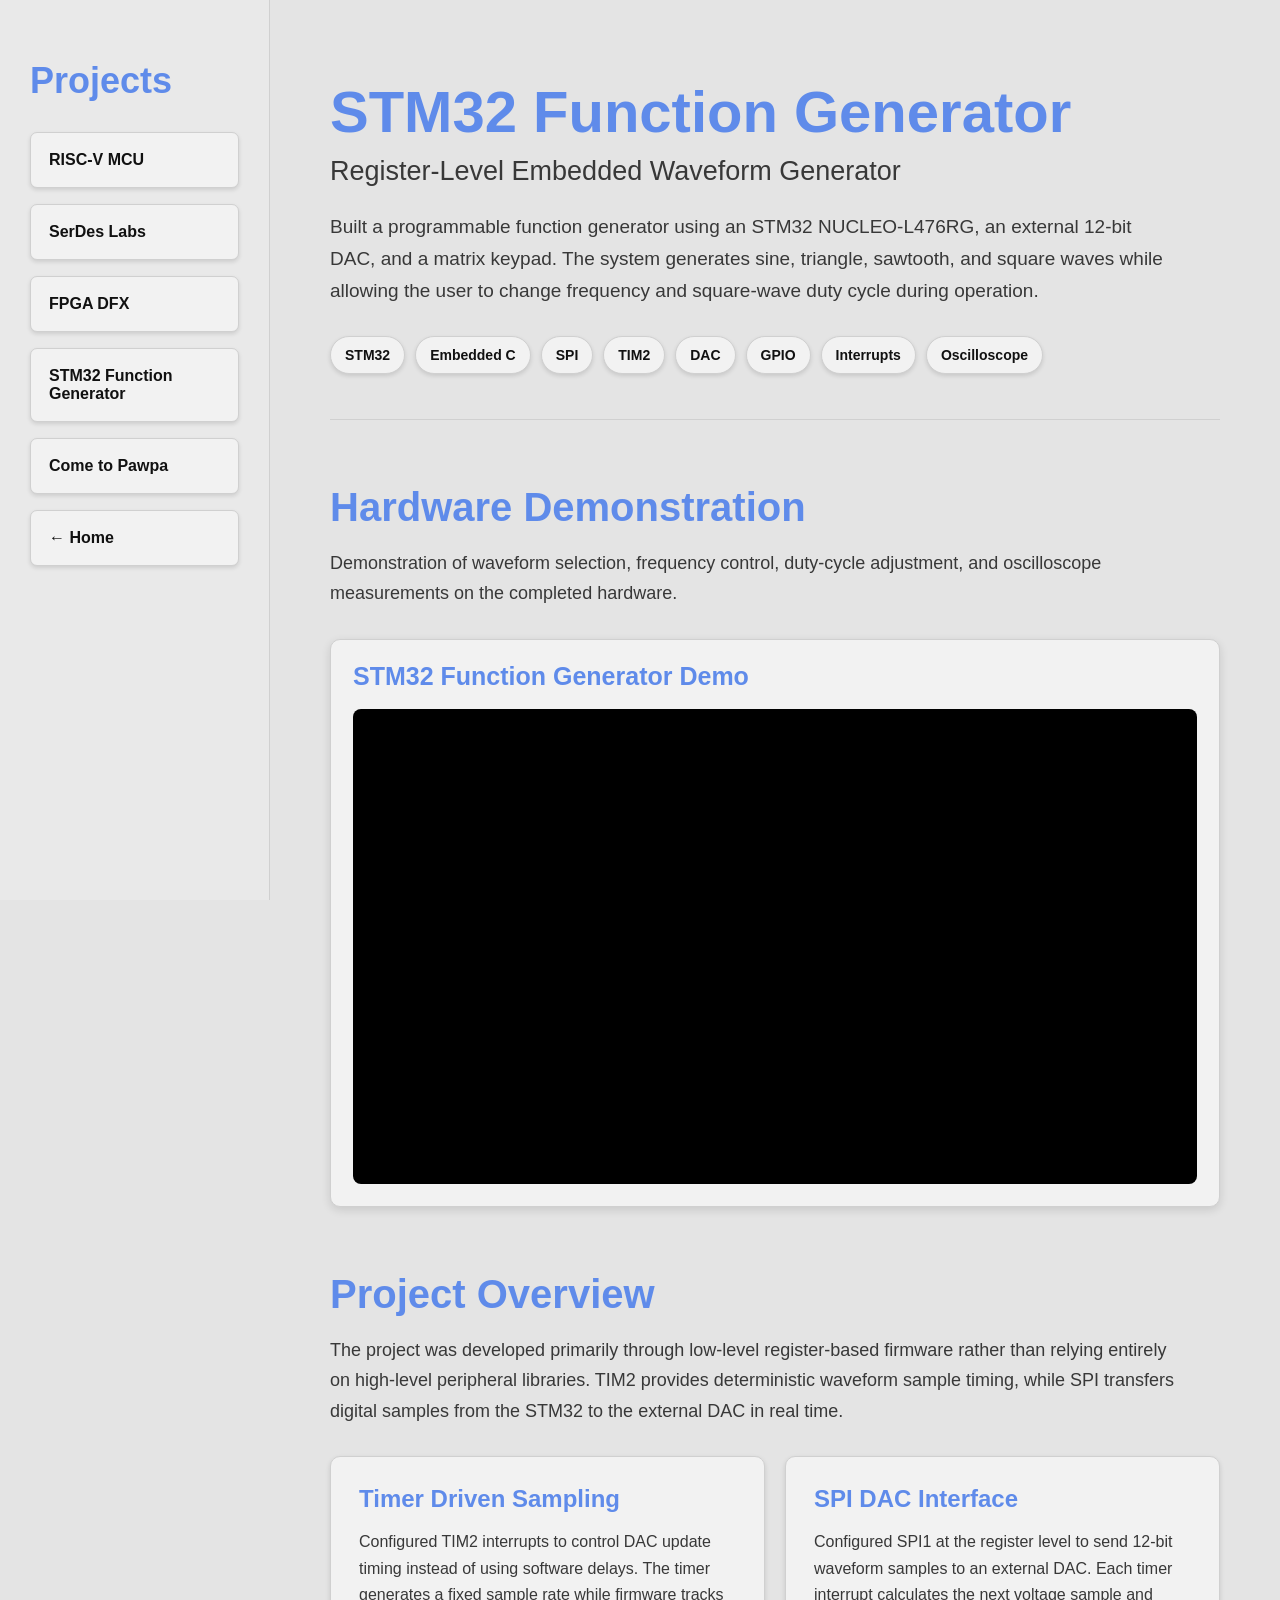
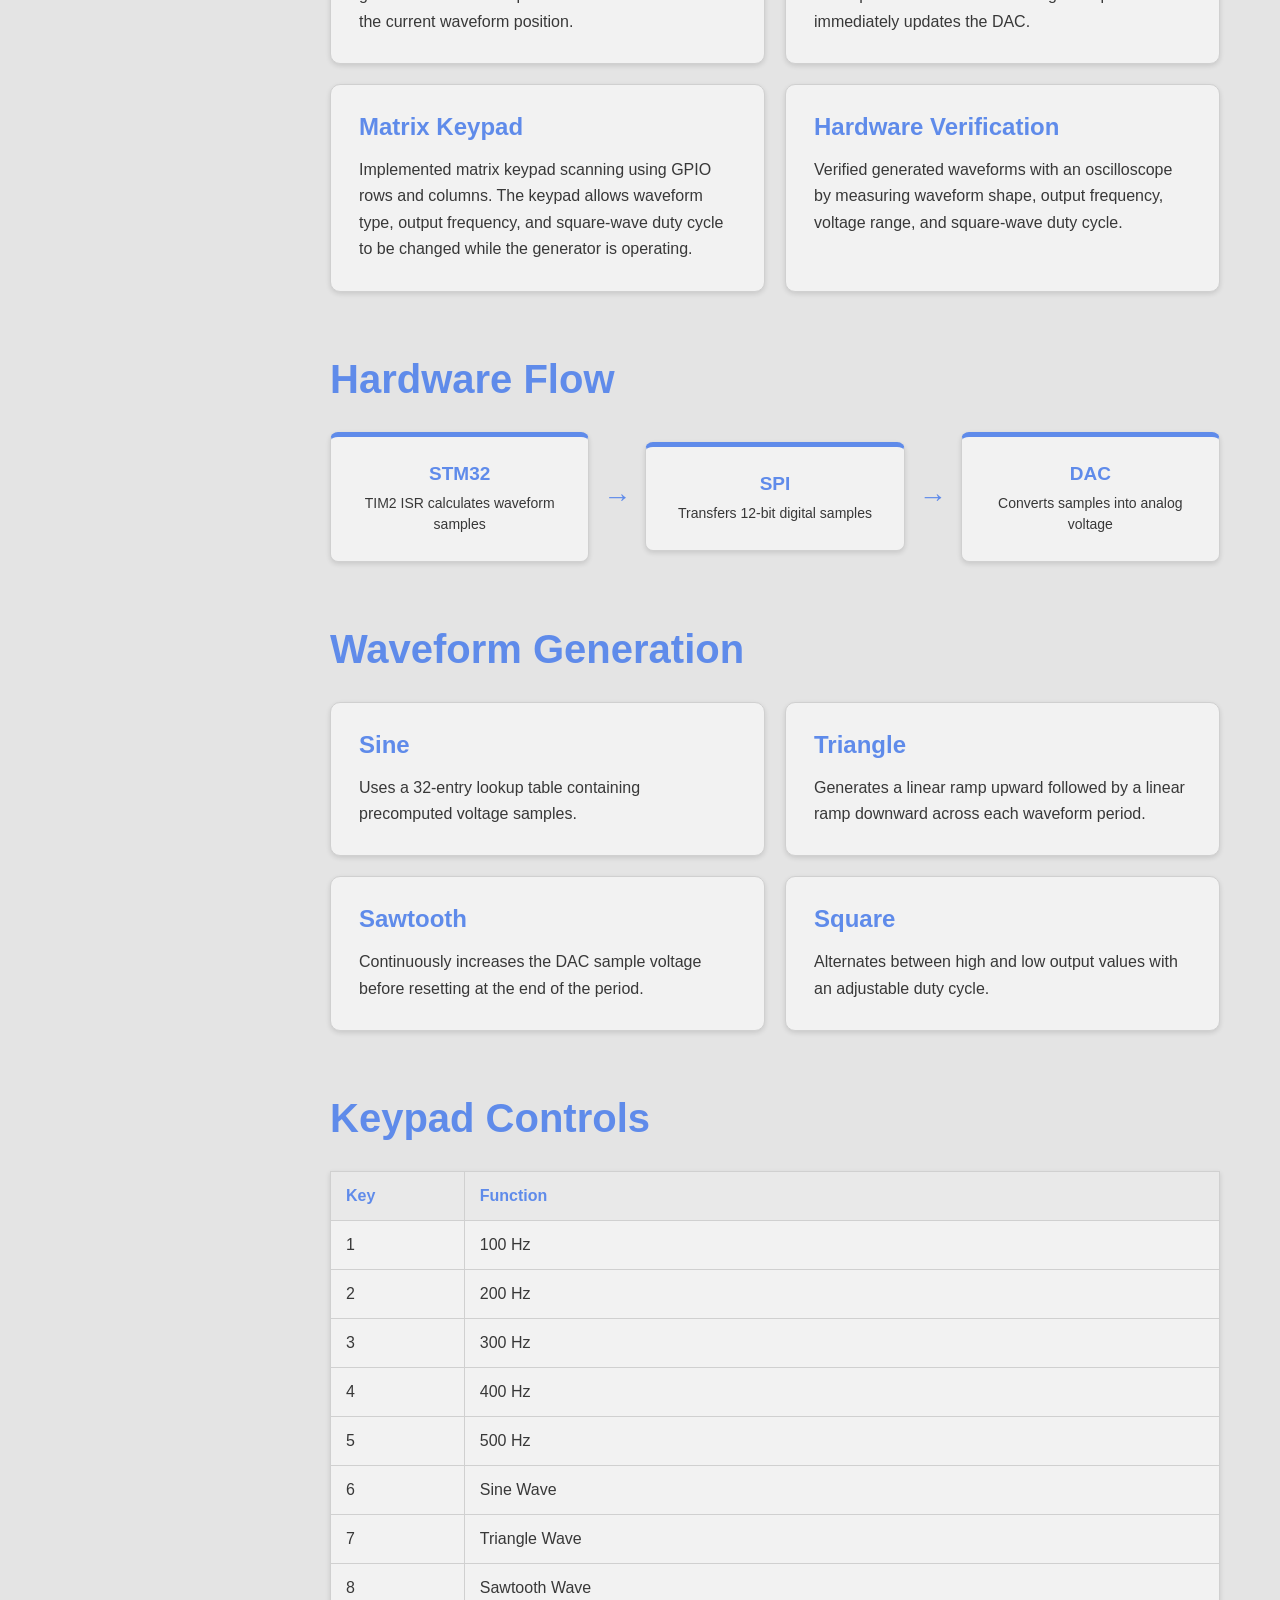
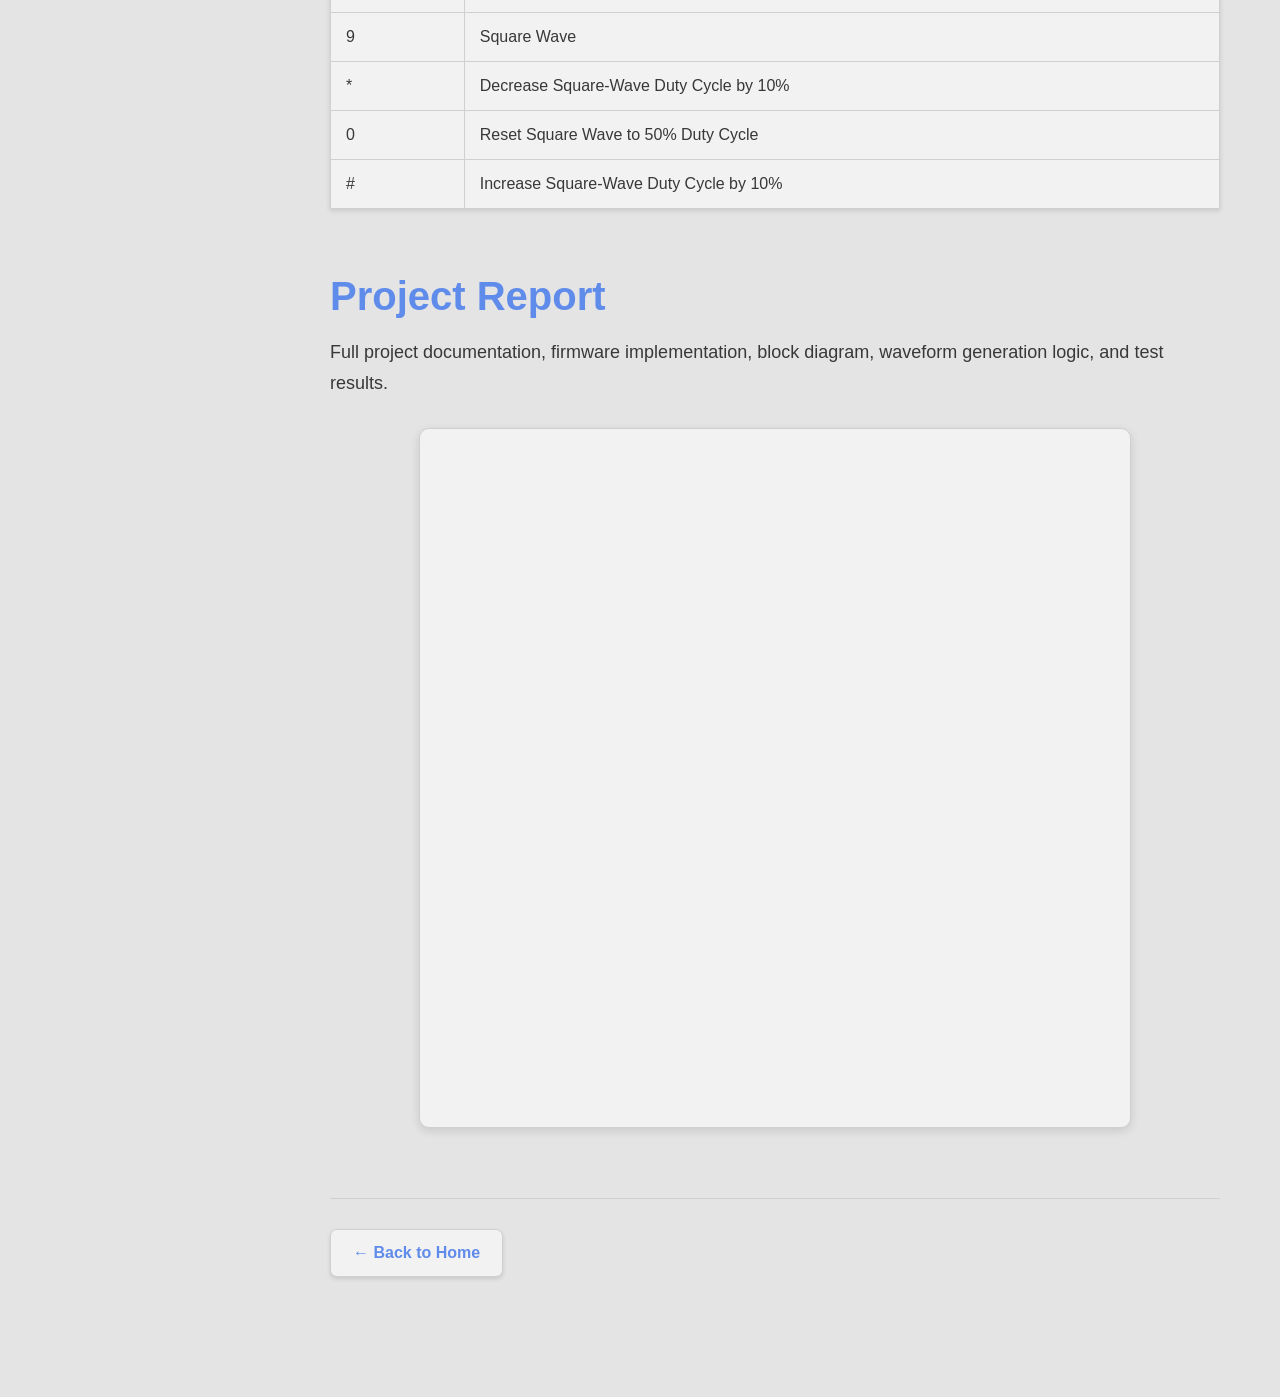
<file: projects/stm32_function_generator/index.html>
<!DOCTYPE html>
<html lang="en">

<head>

    <meta charset="UTF-8">

    <meta
        name="viewport"
        content="width=device-width, initial-scale=1.0"
    >

    <title>STM32 Function Generator | Rodolfo Magana</title>


    <style>

        :root {

            --background: #e4e4e4;
            --sidebar-background: #e9e9e9;

            --card-background: #f2f2f2;
            --card-hover: #f8f8f8;

            --text-main: #111111;
            --text-secondary: #383838;
            --text-muted: #666666;

            --accent: #5f8bea;
            --accent-hover: #4978df;

            --border: #d0d0d0;

            --shadow: rgba(0, 0, 0, 0.12);
        }


        * {
            box-sizing: border-box;
        }


        html {
            scroll-behavior: smooth;
        }


        body {

            margin: 0;

            font-family: Arial, Helvetica, sans-serif;

            background-color: var(--background);

            color: var(--text-main);
        }


        a {
            text-decoration: none;
        }



        /* =========================================================
           SIDEBAR
           ========================================================= */

        .project-sidebar {

            position: fixed;

            top: 0;
            left: 0;

            width: 270px;
            height: 100vh;

            padding: 60px 30px;

            background-color: var(--sidebar-background);

            border-right: 1px solid var(--border);

            overflow-y: auto;
        }


        .project-sidebar h2 {

            margin-top: 0;
            margin-bottom: 30px;

            color: var(--accent);

            font-size: 36px;
        }


        .project-buttons {

            display: flex;

            flex-direction: column;

            gap: 16px;
        }


        .project-button {

            display: block;

            width: 100%;

            padding: 18px;

            background-color: var(--card-background);

            color: var(--text-main);

            border: 1px solid var(--border);

            border-radius: 7px;

            font-size: 16px;

            font-weight: bold;

            box-shadow: 0 2px 4px var(--shadow);

            transition:
                background-color 0.2s ease,
                color 0.2s ease,
                border-color 0.2s ease,
                transform 0.2s ease,
                box-shadow 0.2s ease;
        }


        .project-button:hover {

            background-color: var(--accent);

            color: white;

            border-color: var(--accent);

            transform: translateX(6px);

            box-shadow: 0 4px 9px var(--shadow);
        }



        /* =========================================================
           MAIN PAGE
           ========================================================= */

        .main-content {

            margin-left: 270px;
        }


        .page-shell {

            max-width: 1100px;

            margin: auto;

            padding: 80px 60px 120px 60px;
        }



        /* =========================================================
           HEADER
           ========================================================= */

        .project-header {

            padding-bottom: 45px;

            border-bottom: 1px solid var(--border);
        }


        .project-header h1 {

            margin-top: 0;
            margin-bottom: 12px;

            color: var(--accent);

            font-size: 58px;

            line-height: 1.1;
        }


        .project-header h2 {

            margin-top: 0;
            margin-bottom: 24px;

            color: var(--text-secondary);

            font-size: 27px;

            font-weight: normal;
        }


        .project-header p {

            max-width: 850px;

            color: var(--text-secondary);

            font-size: 19px;

            line-height: 1.7;
        }



        /* =========================================================
           TAGS
           ========================================================= */

        .tags {

            display: flex;

            flex-wrap: wrap;

            gap: 10px;

            margin-top: 28px;
        }


        .tag {

            padding: 10px 14px;

            background-color: var(--card-background);

            color: var(--text-main);

            border: 1px solid var(--border);

            border-radius: 999px;

            font-size: 14px;

            font-weight: bold;

            box-shadow: 0 2px 4px var(--shadow);
        }



        /* =========================================================
           SECTIONS
           ========================================================= */

        .project-section {

            padding-top: 65px;
        }


        .project-section > h2 {

            margin-top: 0;
            margin-bottom: 14px;

            color: var(--accent);

            font-size: 40px;
        }


        .section-intro {

            max-width: 850px;

            color: var(--text-secondary);

            font-size: 18px;

            line-height: 1.7;
        }



        /* =========================================================
           VIDEO
           ========================================================= */

        .video-card {

            margin-top: 30px;

            padding: 22px;

            background-color: var(--card-background);

            border: 1px solid var(--border);

            border-radius: 10px;

            box-shadow: 0 3px 10px var(--shadow);
        }


        .video-card h3 {

            margin-top: 0;
            margin-bottom: 18px;

            color: var(--accent);

            font-size: 25px;
        }


        .video-container {

            position: relative;

            width: 100%;

            padding-top: 56.25%;

            overflow: hidden;

            background-color: black;

            border-radius: 8px;
        }


        .video-frame {

            position: absolute;

            top: 0;
            left: 0;

            width: 100%;
            height: 100%;

            border: none;
        }



        /* =========================================================
           CARDS
           ========================================================= */

        .info-grid {

            display: grid;

            grid-template-columns:
                repeat(2, minmax(0, 1fr));

            gap: 20px;

            margin-top: 30px;
        }


        .info-card {

            padding: 28px;

            background-color: var(--card-background);

            border: 1px solid var(--border);

            border-radius: 10px;

            box-shadow: 0 2px 5px var(--shadow);
        }


        .info-card h3 {

            margin-top: 0;
            margin-bottom: 12px;

            color: var(--accent);

            font-size: 24px;
        }


        .info-card p {

            margin-bottom: 0;

            color: var(--text-secondary);

            font-size: 16px;

            line-height: 1.65;
        }



        /* =========================================================
           SYSTEM FLOW
           ========================================================= */

        .system-flow {

            display: grid;

            grid-template-columns:
                1fr auto 1fr auto 1fr;

            align-items: center;

            gap: 14px;

            margin-top: 30px;
        }


        .flow-block {

            padding: 26px 16px;

            background-color: var(--card-background);

            border: 1px solid var(--border);

            border-top: 5px solid var(--accent);

            border-radius: 8px;

            text-align: center;

            box-shadow: 0 2px 5px var(--shadow);
        }


        .flow-block strong {

            display: block;

            margin-bottom: 8px;

            color: var(--accent);

            font-size: 19px;
        }


        .flow-block span {

            color: var(--text-secondary);

            font-size: 14px;

            line-height: 1.5;
        }


        .flow-arrow {

            color: var(--accent);

            font-size: 28px;

            font-weight: bold;
        }



        /* =========================================================
           CONTROLS TABLE
           ========================================================= */

        .control-table {

            width: 100%;

            margin-top: 30px;

            border-collapse: collapse;

            background-color: var(--card-background);

            box-shadow: 0 2px 5px var(--shadow);
        }


        .control-table th,
        .control-table td {

            padding: 15px;

            border: 1px solid var(--border);

            text-align: left;
        }


        .control-table th {

            background-color: var(--sidebar-background);

            color: var(--accent);
        }


        .control-table td {

            color: var(--text-secondary);
        }



        /* =========================================================
           PROJECT REPORT
           ========================================================= */

        .pdf-container {

            width: 80%;

            height: 700px;

            margin: 30px auto 0 auto;

            background-color: var(--card-background);

            border: 1px solid var(--border);

            border-radius: 10px;

            overflow: hidden;

            box-shadow: 0 3px 10px var(--shadow);
        }


        .pdf-frame {

            display: block;

            width: 100%;
            height: 100%;

            border: none;
        }



        /* =========================================================
           BOTTOM NAV
           ========================================================= */

        .bottom-nav {

            margin-top: 70px;

            padding-top: 30px;

            border-top: 1px solid var(--border);
        }


        .bottom-button {

            display: inline-block;

            padding: 14px 22px;

            background-color: var(--card-background);

            color: var(--accent);

            border: 1px solid var(--border);

            border-radius: 7px;

            font-weight: bold;

            box-shadow: 0 2px 4px var(--shadow);
        }


        .bottom-button:hover {

            background-color: var(--accent);

            color: white;
        }



        /* =========================================================
           MOBILE
           ========================================================= */

        @media (max-width: 850px) {


            .project-sidebar {

                position: relative;

                width: 100%;

                height: auto;

                padding: 30px;

                border-right: none;

                border-bottom: 1px solid var(--border);
            }


            .project-buttons {

                display: grid;

                grid-template-columns:
                    repeat(auto-fit, minmax(150px, 1fr));
            }


            .main-content {

                margin-left: 0;
            }


            .page-shell {

                padding: 55px 30px 80px 30px;
            }


            .project-header h1 {

                font-size: 44px;
            }


            .info-grid {

                grid-template-columns: 1fr;
            }


            .system-flow {

                grid-template-columns: 1fr;
            }


            .flow-arrow {

                transform: rotate(90deg);

                text-align: center;
            }


            .pdf-container {

                width: 100%;

                height: 650px;
            }

        }

    </style>

</head>



<body>


    <!-- =========================================================
         LEFT SIDEBAR
         ========================================================= -->

    <aside class="project-sidebar">

        <h2>
            Projects
        </h2>


        <nav class="project-buttons">


            <a
                class="project-button"
                href="../riscv/index.html"
            >
                RISC-V MCU
            </a>


            <a
                class="project-button"
                href="../serdes/index.html"
            >
                SerDes Labs
            </a>


            <a
                class="project-button"
                href="../fpga/index.html"
            >
                FPGA DFX
            </a>


            <a
                class="project-button"
                href="index.html"
            >
                STM32 Function Generator
            </a>


            <a
                class="project-button"
                href="../come_to_papa/index.html"
            >
                Come to Pawpa
            </a>


            <a
                class="project-button"
                href="../../index.html"
            >
                ← Home
            </a>


        </nav>

    </aside>



    <!-- =========================================================
         MAIN
         ========================================================= -->

    <main class="main-content">


        <div class="page-shell">


            <!-- =================================================
                 HEADER
                 ================================================= -->

            <header class="project-header">


                <h1>
                    STM32 Function Generator
                </h1>


                <h2>
                    Register-Level Embedded Waveform Generator
                </h2>


                <p>

                    Built a programmable function generator using an
                    STM32 NUCLEO-L476RG, an external 12-bit DAC, and a
                    matrix keypad.

                    The system generates sine, triangle, sawtooth, and
                    square waves while allowing the user to change
                    frequency and square-wave duty cycle during operation.

                </p>


                <div class="tags">

                    <span class="tag">
                        STM32
                    </span>

                    <span class="tag">
                        Embedded C
                    </span>

                    <span class="tag">
                        SPI
                    </span>

                    <span class="tag">
                        TIM2
                    </span>

                    <span class="tag">
                        DAC
                    </span>

                    <span class="tag">
                        GPIO
                    </span>

                    <span class="tag">
                        Interrupts
                    </span>

                    <span class="tag">
                        Oscilloscope
                    </span>

                </div>


            </header>



            <!-- =================================================
                 VIDEO
                 ================================================= -->

            <section class="project-section">


                <h2>
                    Hardware Demonstration
                </h2>


                <p class="section-intro">

                    Demonstration of waveform selection, frequency
                    control, duty-cycle adjustment, and oscilloscope
                    measurements on the completed hardware.

                </p>


                <div class="video-card">


                    <h3>
                        STM32 Function Generator Demo
                    </h3>


                    <div class="video-container">


                        <iframe
                            class="video-frame"
                            src="https://www.youtube.com/embed/fZxD-8nv8kg"
                            title="STM32 Function Generator Demonstration"
                            allow="
                                accelerometer;
                                autoplay;
                                clipboard-write;
                                encrypted-media;
                                gyroscope;
                                picture-in-picture;
                                web-share
                            "
                            referrerpolicy="strict-origin-when-cross-origin"
                            allowfullscreen
                        >
                        </iframe>


                    </div>


                </div>


            </section>



            <!-- =================================================
                 OVERVIEW
                 ================================================= -->

            <section class="project-section">


                <h2>
                    Project Overview
                </h2>


                <p class="section-intro">

                    The project was developed primarily through
                    low-level register-based firmware rather than relying
                    entirely on high-level peripheral libraries.

                    TIM2 provides deterministic waveform sample timing,
                    while SPI transfers digital samples from the STM32 to
                    the external DAC in real time.

                </p>


                <div class="info-grid">


                    <article class="info-card">

                        <h3>
                            Timer Driven Sampling
                        </h3>

                        <p>

                            Configured TIM2 interrupts to control DAC
                            update timing instead of using software delays.

                            The timer generates a fixed sample rate while
                            firmware tracks the current waveform position.

                        </p>

                    </article>


                    <article class="info-card">

                        <h3>
                            SPI DAC Interface
                        </h3>

                        <p>

                            Configured SPI1 at the register level to send
                            12-bit waveform samples to an external DAC.

                            Each timer interrupt calculates the next
                            voltage sample and immediately updates the DAC.

                        </p>

                    </article>


                    <article class="info-card">

                        <h3>
                            Matrix Keypad
                        </h3>

                        <p>

                            Implemented matrix keypad scanning using GPIO
                            rows and columns.

                            The keypad allows waveform type, output
                            frequency, and square-wave duty cycle to be
                            changed while the generator is operating.

                        </p>

                    </article>


                    <article class="info-card">

                        <h3>
                            Hardware Verification
                        </h3>

                        <p>

                            Verified generated waveforms with an
                            oscilloscope by measuring waveform shape,
                            output frequency, voltage range, and
                            square-wave duty cycle.

                        </p>

                    </article>


                </div>


            </section>



            <!-- =================================================
                 HARDWARE FLOW
                 ================================================= -->

            <section class="project-section">


                <h2>
                    Hardware Flow
                </h2>


                <div class="system-flow">


                    <div class="flow-block">

                        <strong>
                            STM32
                        </strong>

                        <span>
                            TIM2 ISR calculates waveform samples
                        </span>

                    </div>


                    <div class="flow-arrow">
                        →
                    </div>


                    <div class="flow-block">

                        <strong>
                            SPI
                        </strong>

                        <span>
                            Transfers 12-bit digital samples
                        </span>

                    </div>


                    <div class="flow-arrow">
                        →
                    </div>


                    <div class="flow-block">

                        <strong>
                            DAC
                        </strong>

                        <span>
                            Converts samples into analog voltage
                        </span>

                    </div>


                </div>


            </section>



            <!-- =================================================
                 WAVEFORMS
                 ================================================= -->

            <section class="project-section">


                <h2>
                    Waveform Generation
                </h2>


                <div class="info-grid">


                    <article class="info-card">

                        <h3>
                            Sine
                        </h3>

                        <p>

                            Uses a 32-entry lookup table containing
                            precomputed voltage samples.

                        </p>

                    </article>


                    <article class="info-card">

                        <h3>
                            Triangle
                        </h3>

                        <p>

                            Generates a linear ramp upward followed by a
                            linear ramp downward across each waveform
                            period.

                        </p>

                    </article>


                    <article class="info-card">

                        <h3>
                            Sawtooth
                        </h3>

                        <p>

                            Continuously increases the DAC sample voltage
                            before resetting at the end of the period.

                        </p>

                    </article>


                    <article class="info-card">

                        <h3>
                            Square
                        </h3>

                        <p>

                            Alternates between high and low output values
                            with an adjustable duty cycle.

                        </p>

                    </article>


                </div>


            </section>



            <!-- =================================================
                 USER CONTROLS
                 ================================================= -->

            <section class="project-section">


                <h2>
                    Keypad Controls
                </h2>


                <table class="control-table">

                    <thead>

                        <tr>

                            <th>
                                Key
                            </th>

                            <th>
                                Function
                            </th>

                        </tr>

                    </thead>


                    <tbody>

                        <tr>
                            <td>1</td>
                            <td>100 Hz</td>
                        </tr>

                        <tr>
                            <td>2</td>
                            <td>200 Hz</td>
                        </tr>

                        <tr>
                            <td>3</td>
                            <td>300 Hz</td>
                        </tr>

                        <tr>
                            <td>4</td>
                            <td>400 Hz</td>
                        </tr>

                        <tr>
                            <td>5</td>
                            <td>500 Hz</td>
                        </tr>

                        <tr>
                            <td>6</td>
                            <td>Sine Wave</td>
                        </tr>

                        <tr>
                            <td>7</td>
                            <td>Triangle Wave</td>
                        </tr>

                        <tr>
                            <td>8</td>
                            <td>Sawtooth Wave</td>
                        </tr>

                        <tr>
                            <td>9</td>
                            <td>Square Wave</td>
                        </tr>

                        <tr>
                            <td>*</td>
                            <td>Decrease Square-Wave Duty Cycle by 10%</td>
                        </tr>

                        <tr>
                            <td>0</td>
                            <td>Reset Square Wave to 50% Duty Cycle</td>
                        </tr>

                        <tr>
                            <td>#</td>
                            <td>Increase Square-Wave Duty Cycle by 10%</td>
                        </tr>

                    </tbody>

                </table>


            </section>



            <!-- =================================================
                 PROJECT REPORT
                 ================================================= -->

            <section class="project-section">


                <h2>
                    Project Report
                </h2>


                <p class="section-intro">

                    Full project documentation, firmware implementation,
                    block diagram, waveform generation logic, and test
                    results.

                </p>


                <div class="pdf-container">


                    <iframe
                        class="pdf-frame"
                        src="pdfs/STM32_Function_Generator_Report.pdf#view=FitH"
                        title="STM32 Function Generator Project Report"
                    >
                    </iframe>


                </div>


            </section>



            <!-- =================================================
                 BOTTOM NAV
                 ================================================= -->

            <div class="bottom-nav">


                <a
                    class="bottom-button"
                    href="../../index.html"
                >
                    ← Back to Home
                </a>


            </div>


        </div>


    </main>


</body>

</html>
</file>
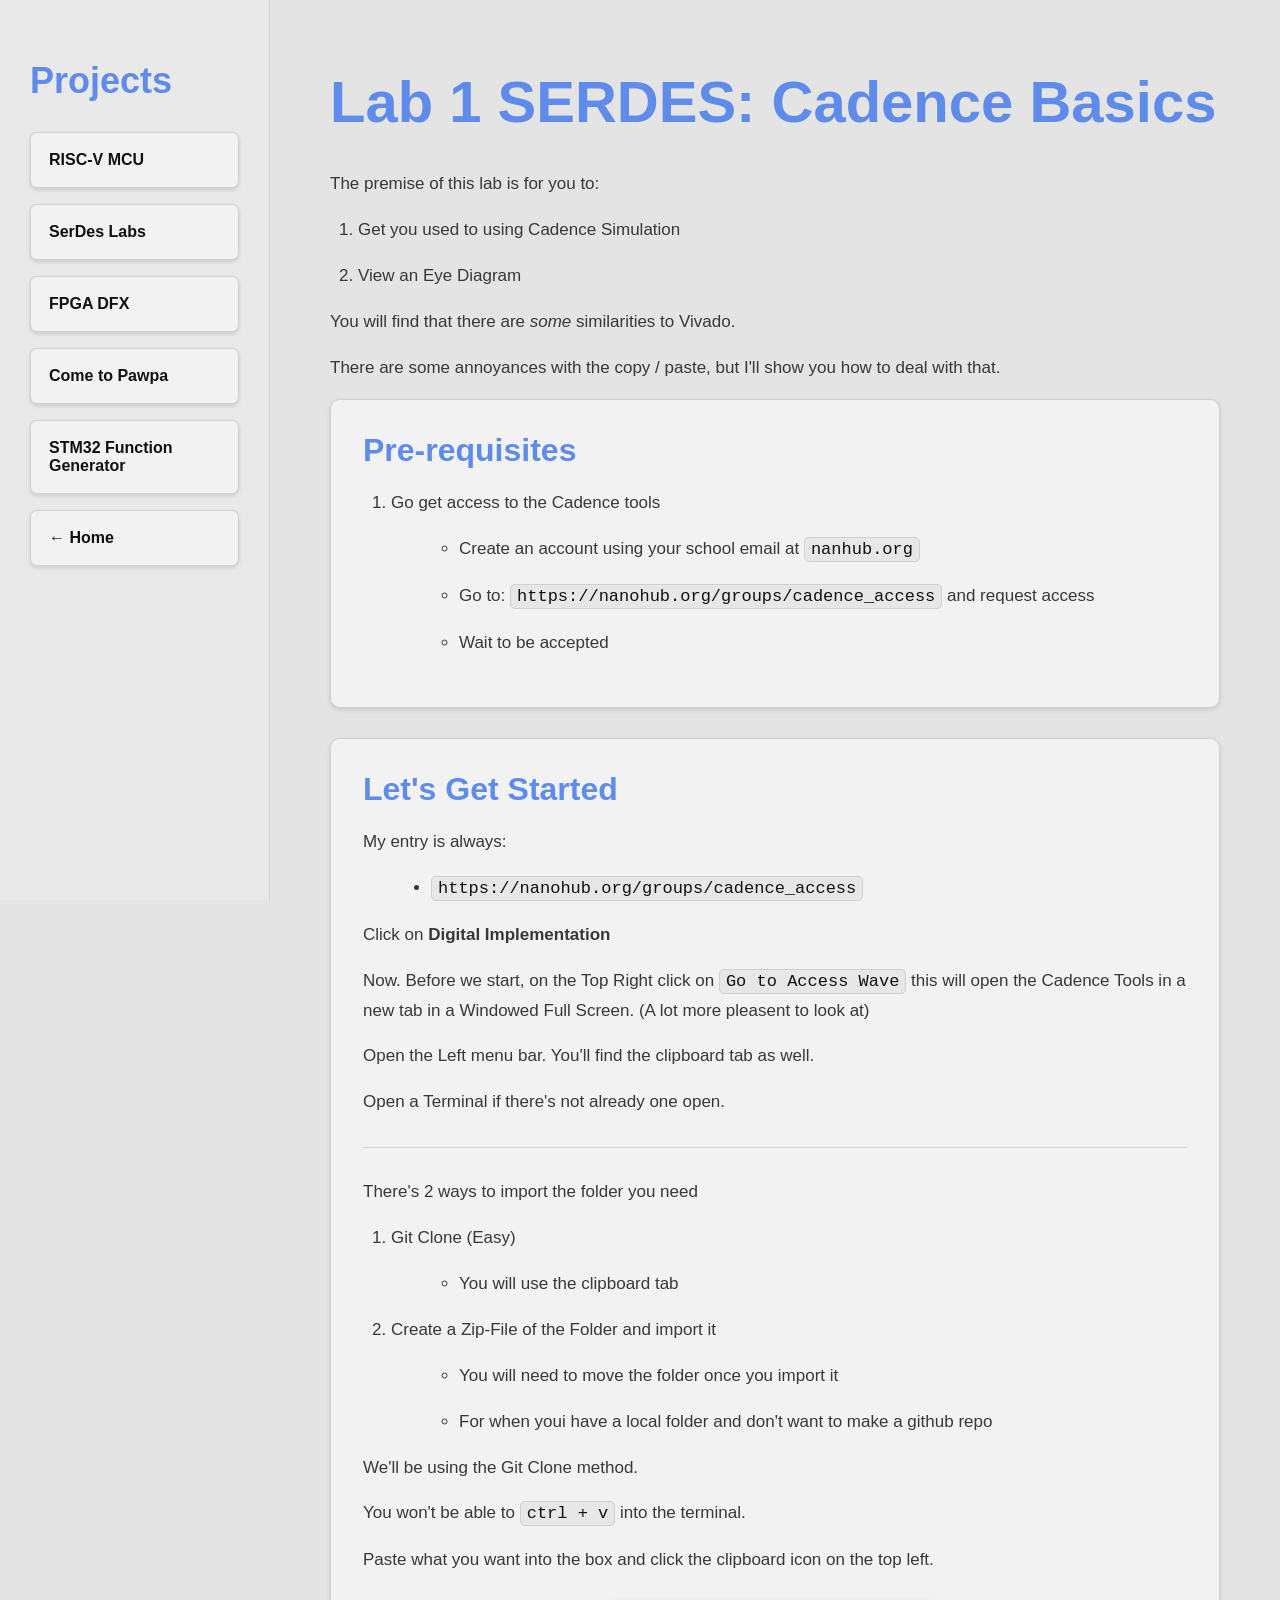
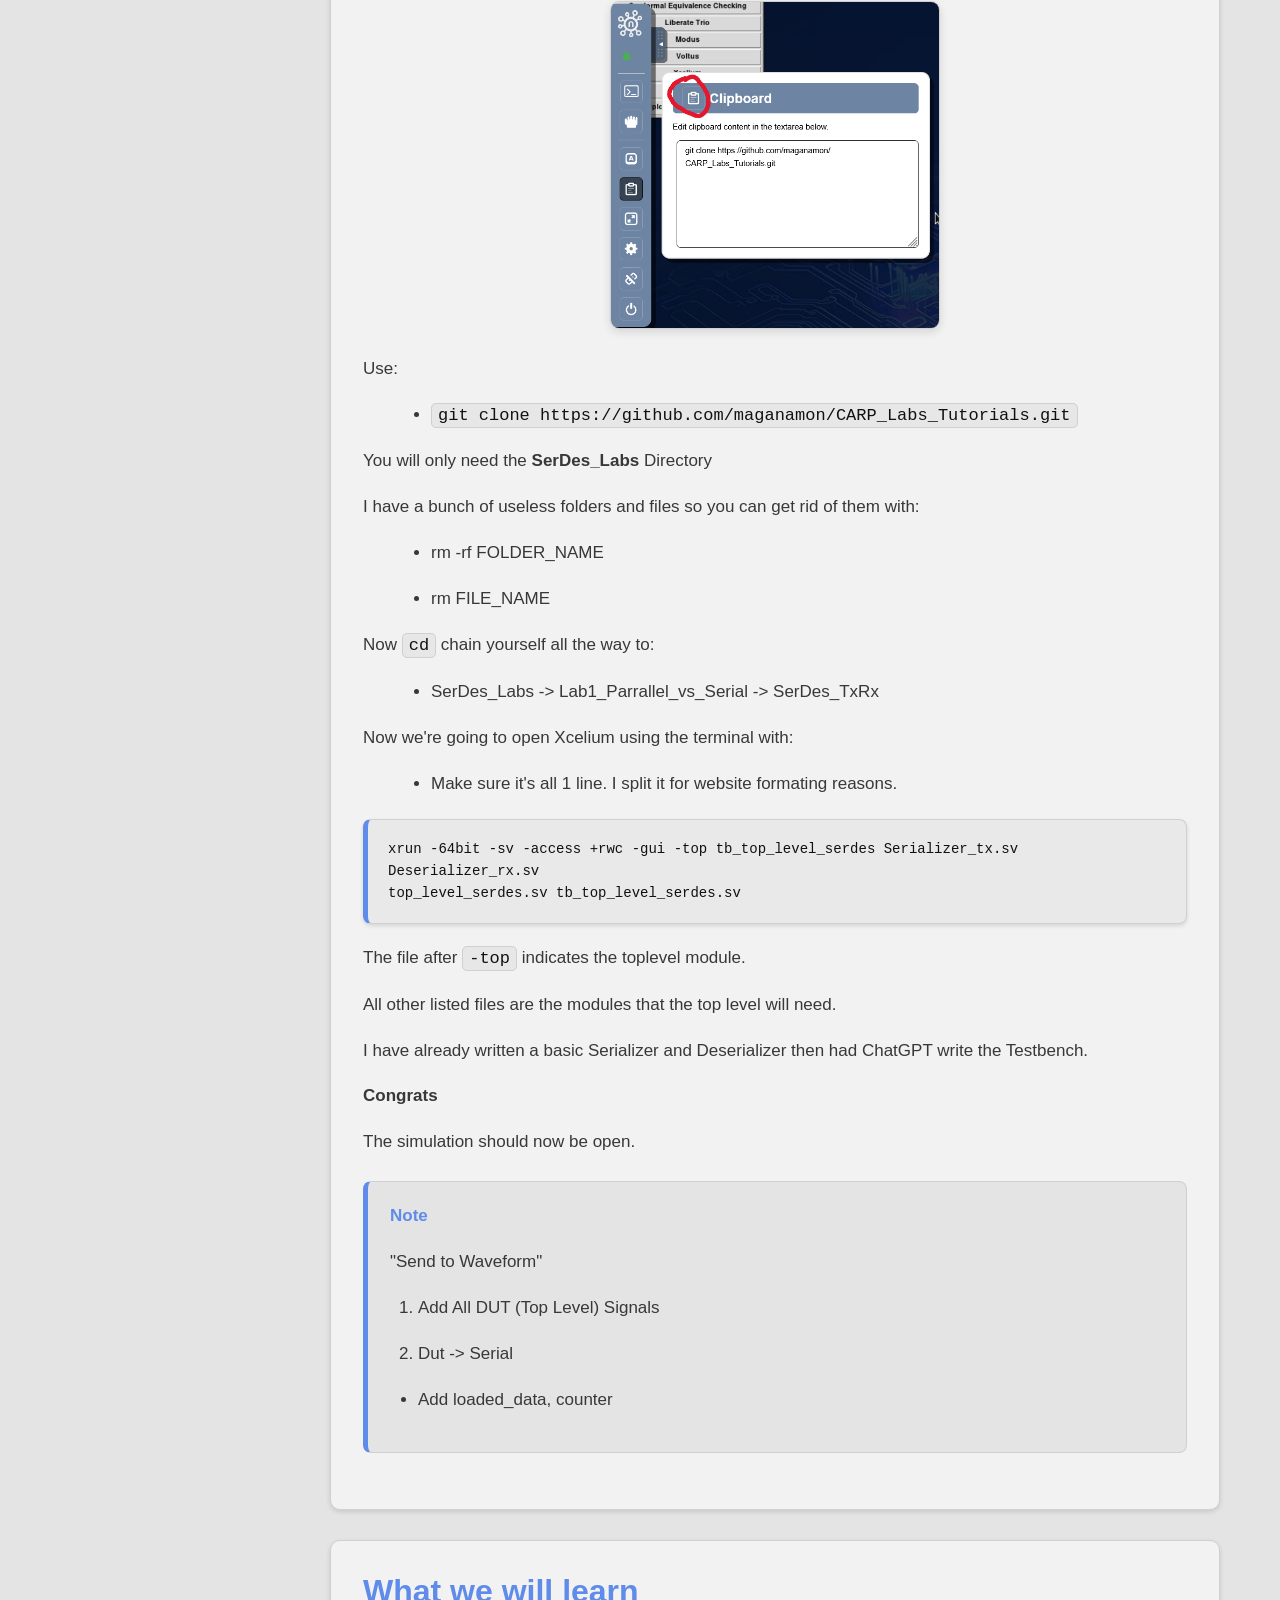
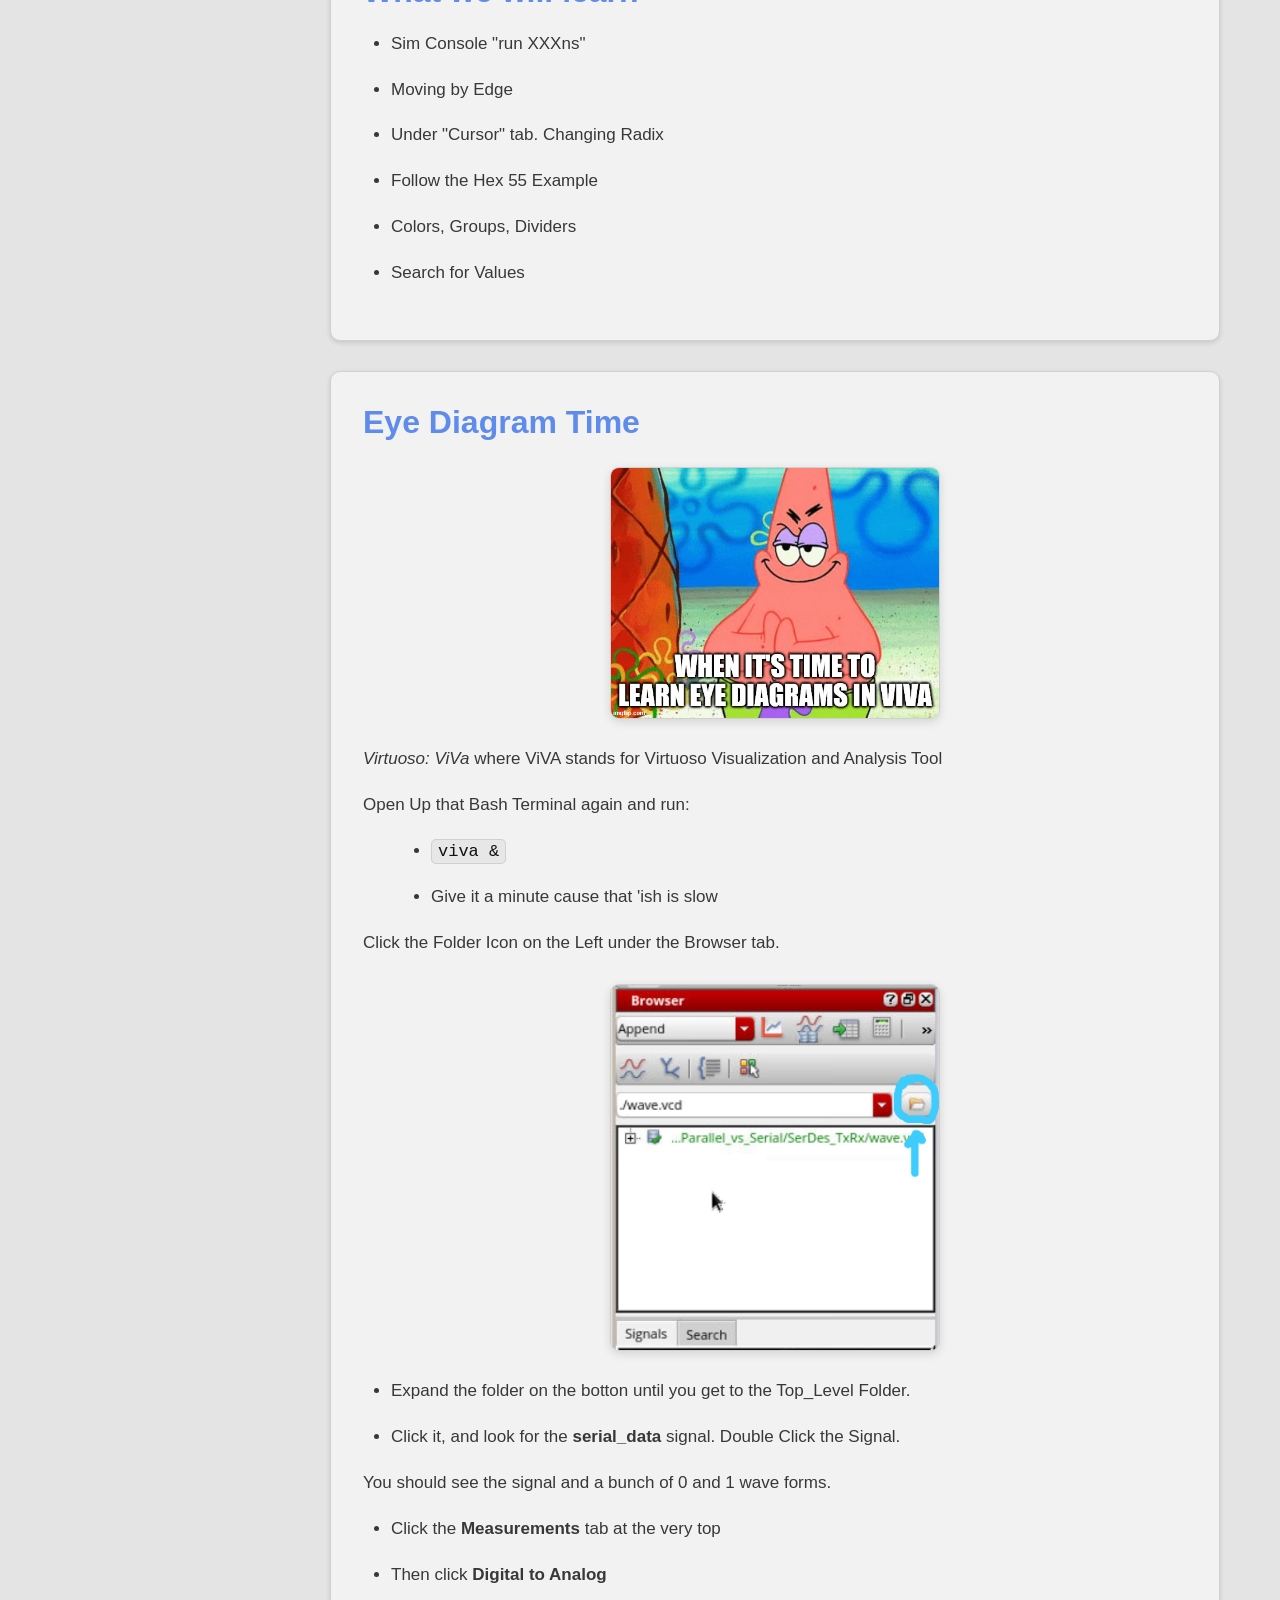
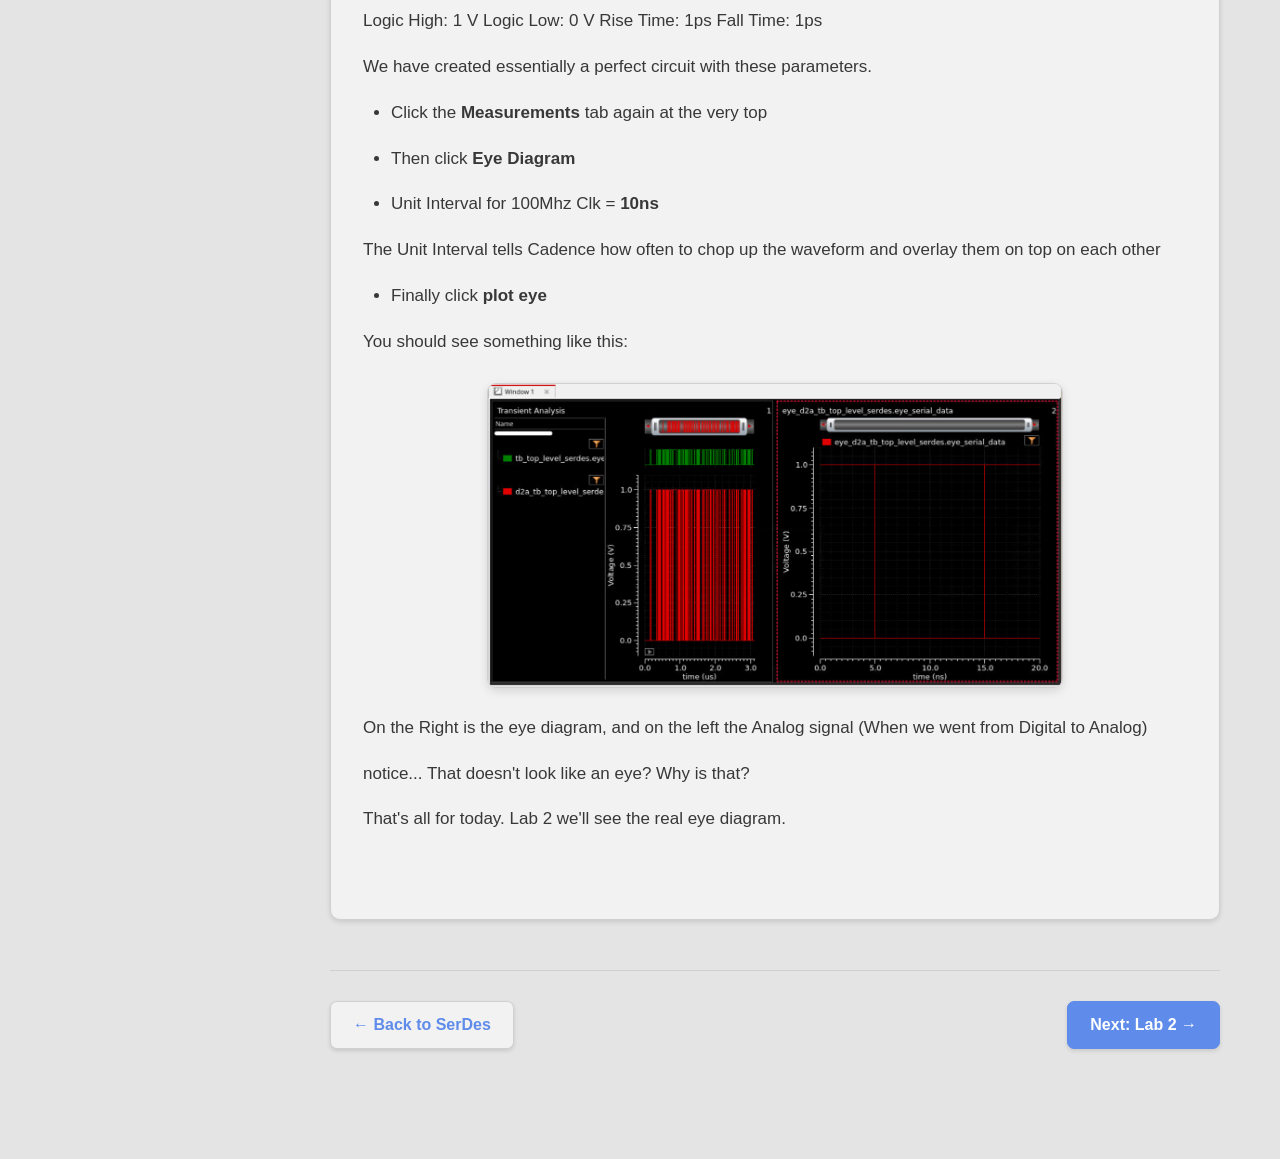
<file: projects/serdes/labs/serdes_lab1.html>
<!DOCTYPE html>
<html lang="en">

<head>

    <meta charset="UTF-8">

    <meta
        name="viewport"
        content="width=device-width, initial-scale=1.0"
    >

    <title>SerDes Lab 1 | Rodolfo Magana</title>


    <style>

/* =========================================================
           COLORS
           ========================================================= */

        :root {

            /* Main page background */
            --background: #e4e4e4;

            /* Slightly lighter sidebar */
            --sidebar-background: #e9e9e9;

            /* Cards and buttons */
            --card-background: #f2f2f2;
            --card-hover: #f8f8f8;

            /* Main text */
            --text-main: #111111;

            /* Paragraph / secondary text */
            --text-secondary: #383838;

            /* Muted text */
            --text-muted: #666666;

            /* Blue inspired by the lightning bolt */
            --accent: #5f8bea;

            /* Slightly darker blue for hover */
            --accent-hover: #4978df;

            /* Borders */
            --border: #d0d0d0;

            /* Soft shadow */
            --shadow: rgba(0, 0, 0, 0.12);
        }



        /* =========================================================
           GLOBAL
           ========================================================= */

        * {
            box-sizing: border-box;
        }


        html {
            scroll-behavior: smooth;
        }


        body {
            margin: 0;

            font-family: Arial, Helvetica, sans-serif;

            background-color: var(--background);

            color: var(--text-main);
        }


        a {
            text-decoration: none;
        }



        /* =========================================================
           PERMANENT LEFT PROJECT SIDEBAR
           ========================================================= */

        .project-sidebar {

            position: fixed;

            top: 0;
            left: 0;

            width: 270px;
            height: 100vh;

            padding: 60px 30px;

            background-color: var(--sidebar-background);

            border-right: 1px solid var(--border);

            overflow-y: auto;
        }


        .project-sidebar h2 {

            font-size: 36px;

            margin-top: 0;
            margin-bottom: 30px;

            color: var(--accent);
        }



        /* =========================================================
           PROJECT BUTTONS
           ========================================================= */

        .project-buttons {

            display: flex;

            flex-direction: column;

            gap: 16px;
        }


        .project-button {

            display: block;

            width: 100%;

            padding: 18px 18px;

            background-color: var(--card-background);

            color: var(--text-main);

            border: 1px solid var(--border);

            border-radius: 7px;

            font-size: 16px;

            font-weight: bold;

            box-shadow: 0 2px 4px var(--shadow);

            transition:
                background-color 0.20s ease,
                color 0.20s ease,
                border-color 0.20s ease,
                transform 0.20s ease,
                box-shadow 0.20s ease;
        }


        .project-button:hover {

            background-color: var(--accent);

            color: white;

            border-color: var(--accent);

            transform: translateX(6px);

            box-shadow: 0 4px 9px var(--shadow);
        }



        /* =========================================================
           MAIN CONTENT
           ========================================================= */

        .main-content {

            margin-left: 270px;
        }



        /* =========================================================
           FRONT PAGE
           ========================================================= */

        .hero {

            min-height: 100vh;

            max-width: 1100px;

            margin: auto;

            padding: 60px;

            display: flex;

            flex-direction: column;

            justify-content: center;
        }


        .hero h1 {

            font-size: 68px;

            margin-top: 0;
            margin-bottom: 10px;

            color: var(--accent);
        }


        .hero h2 {

            font-size: 29px;

            font-weight: normal;

            color: var(--text-secondary);

            margin-top: 0;
            margin-bottom: 35px;
        }


        .hero p {

            max-width: 800px;

            font-size: 20px;

            line-height: 1.7;

            margin-bottom: 35px;

            color: var(--text-secondary);
        }



        /* =========================================================
           GITHUB / LINKEDIN / YOUTUBE BUTTONS
           ========================================================= */

        .hero-links {

            display: flex;

            flex-wrap: wrap;

            gap: 16px;
        }


        .hero-button {

            display: inline-block;

            padding: 14px 24px;

            background-color: var(--card-background);

            color: var(--accent);

            border: 1px solid var(--border);

            border-radius: 7px;

            font-size: 16px;

            font-weight: bold;

            box-shadow: 0 2px 4px var(--shadow);

            transition:
                background-color 0.20s ease,
                color 0.20s ease,
                border-color 0.20s ease,
                transform 0.20s ease,
                box-shadow 0.20s ease;
        }


        .hero-button:hover {

            background-color: var(--accent);

            color: white;

            border-color: var(--accent);

            transform: translateY(-3px);

            box-shadow: 0 5px 10px var(--shadow);
        }



        /* =========================================================
           FEATURED PROJECTS
           ========================================================= */

        .featured-projects {

            max-width: 1100px;

            margin: auto;

            padding: 80px 60px 120px 60px;
        }


        .featured-projects h2 {

            font-size: 44px;

            margin-top: 0;
            margin-bottom: 40px;

            color: var(--accent);
        }



        /* =========================================================
           PROJECT CARDS
           ========================================================= */

        .project-card {

            background-color: var(--card-background);

            border: 1px solid var(--border);

            border-radius: 10px;

            padding: 32px;

            margin-bottom: 30px;

            box-shadow: 0 2px 5px var(--shadow);

            transition:
                transform 0.20s ease,
                box-shadow 0.20s ease,
                border-color 0.20s ease,
                background-color 0.20s ease;
        }


        .project-card:hover {

            transform: translateY(-3px);

            background-color: var(--card-hover);

            border-color: #bcbcbc;

            box-shadow: 0 5px 12px var(--shadow);
        }


        .project-card h3 {

            font-size: 28px;

            margin-top: 0;
            margin-bottom: 15px;

            color: var(--accent);
        }


        .project-card p {

            max-width: 800px;

            font-size: 17px;

            line-height: 1.6;

            color: var(--text-secondary);
        }


        .technologies {

            color: var(--text-muted);

            font-size: 15px;

            font-weight: bold;
        }


        .explore-link {

            display: inline-block;

            margin-top: 10px;

            color: var(--accent);

            font-weight: bold;

            transition:
                color 0.20s ease,
                transform 0.20s ease;
        }


        .explore-link:hover {

            color: var(--accent-hover);

            transform: translateX(4px);
        }



        /* =========================================================
           MOBILE
           ========================================================= */

        @media (max-width: 850px) {


            .project-sidebar {

                position: relative;

                width: 100%;

                height: auto;

                padding: 30px;

                border-right: none;

                border-bottom: 1px solid var(--border);
            }


            .project-buttons {

                display: grid;

                grid-template-columns:
                    repeat(auto-fit, minmax(150px, 1fr));
            }


            .project-button:hover {

                transform: none;
            }


            .main-content {

                margin-left: 0;
            }


            .hero {

                min-height: auto;

                padding: 70px 30px;
            }


            .hero h1 {

                font-size: 48px;
            }


            .hero h2 {

                font-size: 23px;
            }


            .featured-projects {

                padding: 70px 30px;
            }

        }

/* =========================================================
           SERDES LAB PAGE
           Same palette and layout language as the homepage.
           ========================================================= */

        .lab-content {
            max-width: 1100px;
            margin: auto;
            padding: 70px 60px 110px 60px;
        }


        .lab-content > h1 {
            margin-top: 0;
            margin-bottom: 35px;

            color: var(--accent);

            font-size: 58px;
            line-height: 1.12;

            text-align: left !important;
        }


        .lab-content section {
            margin-bottom: 30px;
            padding: 32px;

            background-color: var(--card-background);

            border: 1px solid var(--border);
            border-radius: 10px;

            box-shadow: 0 2px 5px var(--shadow);
        }


        .lab-content section h2 {
            margin-top: 0;
            margin-bottom: 20px;

            color: var(--accent);

            font-size: 32px;
        }


        .lab-content p,
        .lab-content li,
        .lab-content dt,
        .lab-content dd {
            color: var(--text-secondary);

            font-size: 17px;
            line-height: 1.7;
        }


        .lab-content ul,
        .lab-content ol {
            padding-left: 28px;
        }


        .lab-content a {
            color: var(--accent);
            font-weight: bold;
        }


        .lab-content a:hover {
            color: var(--accent-hover);
            text-decoration: underline;
        }


        /* Inline commands */

        .lab-content .docutils.literal,
        .lab-content code {
            padding: 2px 6px;

            background-color: #e7e7e7;
            color: var(--text-main);

            border: 1px solid var(--border);
            border-radius: 5px;

            font-family: Consolas, "Courier New", monospace;
        }


        /* Command blocks */

        .lab-content pre {
            width: 100%;
            max-width: 100%;

            margin: 20px 0;
            padding: 18px 20px;

            overflow-x: auto;

            background-color: var(--sidebar-background);
            color: var(--text-main);

            border: 1px solid var(--border);
            border-left: 5px solid var(--accent);
            border-radius: 8px;

            box-shadow: 0 2px 4px var(--shadow);

            font-family: Consolas, "Courier New", monospace;

            white-space: pre-wrap;
        }


        .lab-content pre code,
        .lab-content pre .docutils.literal {
            padding: 0;

            background-color: transparent;
            color: var(--text-main);

            border: none;

            font-size: 14px;
            line-height: 1.6;
        }


        /* Notes */

        .lab-content .admonition {
            margin: 24px 0;
            padding: 20px 22px;

            background-color: var(--background);

            border: 1px solid var(--border);
            border-left: 5px solid var(--accent);
            border-radius: 8px;
        }


        .lab-content .admonition-title {
            margin-top: 0;
            margin-bottom: 10px;

            color: var(--accent);

            font-weight: bold;
        }


        /* Images */

        .lab-content img {
            display: block;

            max-width: 100%;
            height: auto;

            margin-top: 26px;
            margin-bottom: 26px;

            border: 1px solid var(--border);
            border-radius: 9px;

            box-shadow: 0 3px 10px var(--shadow);
        }


        .lab-content img.align-center {
            margin-left: auto;
            margin-right: auto;
        }


        .lab-content blockquote {
            margin: 20px 0;
        }


        .lab-content hr {
            height: 1px;

            margin: 30px 0;

            background-color: var(--border);

            border: none;
        }


        .lab-content .simple {
            margin-top: 0.5em;
            margin-bottom: 0.5em;
        }


        .lab-content .whitespace {
            white-space: pre-wrap;
        }


        /* =========================================================
           MOBILE
           ========================================================= */

        @media (max-width: 850px) {

            .lab-content {
                padding: 55px 30px 80px 30px;
            }


            .lab-content > h1 {
                font-size: 42px;
            }


            .lab-content section {
                padding: 22px;
            }


            .lab-content section h2 {
                font-size: 28px;
            }

        }

    </style>

</head>



<body>


    <!-- =========================================================
         PERMANENT LEFT SIDEBAR
         ========================================================= -->

    <aside class="project-sidebar">


        <h2>
            Projects
        </h2>


        <nav class="project-buttons">


            <a
                class="project-button"
                href="../../riscv/index.html"
            >
                RISC-V MCU
            </a>


            <a
                class="project-button"
                href="../index.html"
            >
                SerDes Labs
            </a>


            <a
                class="project-button"
                href="../../fpga/index.html"
            >
                FPGA DFX
            </a>


            <a
                class="project-button"
                href="../../come_to_papa/index.html"
            >
                Come to Pawpa
            </a>

            <a
                class="project-button"
                href="../../stm32_function_generator/index.html"
            >
                STM32 Function Generator
            </a>

            <a
                class="project-button"
                href="../../../index.html"
            >
                ← Home
            </a>


        </nav>


    </aside>



    <!-- =========================================================
         EVERYTHING TO THE RIGHT
         ========================================================= -->

    <main class="main-content">

        <div class="lab-content">

<h1 style="text-align: center;">Lab 1 SERDES: Cadence Basics</h1><p>The premise of this lab is for you to:</p>
<ol class="arabic simple">
<li><p>Get you used to using Cadence Simulation</p></li>
<li><p>View an Eye Diagram</p></li>
</ol>
<p>You will find that there are <em>some</em> similarities to Vivado.</p>
<p>There are some annoyances with the copy / paste, but I'll show you how to deal with that.</p>
<section id="pre-requisites">
<h2>Pre-requisites</h2>
<ol class="arabic simple">
<li><dl class="simple">
<dt>Go get access to the Cadence tools</dt>
<dd><ul class="simple">
<li><p>Create an account using your school email at <span class="docutils literal">nanhub.org</span></p></li>
<li><p>Go to: <span class="docutils literal"><span class="pre">https://nanohub.org/groups/cadence_access</span></span> and request access</p></li>
<li><p>Wait to be accepted</p></li>
</ul>
</dd>
</dl>
</li>
</ol>
</section>
<section id="let-s-get-started">
<h2>Let's Get Started</h2>
<dl class="simple">
<dt>My entry is always:</dt>
<dd><ul class="simple">
<li><p><span class="docutils literal"><span class="pre">https://nanohub.org/groups/cadence_access</span></span></p></li>
</ul>
</dd>
</dl>
<p>Click on <strong>Digital Implementation</strong></p>
<p>Now. Before we start, on the Top Right click on <span class="docutils literal">Go to Access Wave</span> this will open
the Cadence Tools in a new tab in a Windowed Full Screen. (A lot more pleasent to look at)</p>
<p>Open the Left menu bar. You'll find the clipboard tab as well.</p>
<p>Open a Terminal if there's not already one open.</p>
<hr class="docutils" />
<p>There's 2 ways to import the folder you need</p>
<ol class="arabic simple">
<li><dl class="simple">
<dt>Git Clone (Easy)</dt>
<dd><ul class="simple">
<li><p>You will use the clipboard tab</p></li>
</ul>
</dd>
</dl>
</li>
<li><dl class="simple">
<dt>Create a Zip-File of the Folder and import it</dt>
<dd><ul class="simple">
<li><p>You will need to move the folder once you import it</p></li>
<li><p>For when youi have a local folder and don't want to make a github repo</p></li>
</ul>
</dd>
</dl>
</li>
</ol>
<p>We'll be using the Git Clone method.</p>
<p>You won't be able to <span class="docutils literal">ctrl + v</span> into the terminal.</p>
<p>Paste what you want into the box and click the clipboard icon on the top left.</p>
<img alt="images/clipboard_ss.png" class="align-center" src="images/clipboard_ss.png" style="width: 40%;" />
<dl class="simple">
<dt>Use:</dt>
<dd><ul class="simple">
<li><p><span class="docutils literal">git clone <span class="pre">https://github.com/maganamon/CARP_Labs_Tutorials.git</span></span></p></li>
</ul>
</dd>
</dl>
<p>You will only need the <strong>SerDes_Labs</strong> Directory</p>
<dl class="simple">
<dt>I have a bunch of useless folders and files so you can get rid of them with:</dt>
<dd><ul class="simple">
<li><p>rm -rf FOLDER_NAME</p></li>
<li><p>rm FILE_NAME</p></li>
</ul>
</dd>
<dt>Now <span class="docutils literal">cd</span> chain yourself all the way to:</dt>
<dd><ul class="simple">
<li><p>SerDes_Labs -&gt; Lab1_Parrallel_vs_Serial -&gt; SerDes_TxRx</p></li>
</ul>
</dd>
<dt>Now we're going to open Xcelium using the terminal with:</dt>
<dd><ul class="simple">
<li><p>Make sure it's all 1 line. I split it for website formating reasons.</p></li>
</ul>
</dd>
</dl>
<pre class="code rst literal-block"><code>xrun -64bit -sv -access +rwc -gui -top tb_top_level_serdes Serializer_tx.sv Deserializer_rx.sv<span class="whitespace">
</span>top_level_serdes.sv tb_top_level_serdes.sv</code></pre>
<p>The file after <span class="docutils literal"><span class="pre">-top</span></span> indicates the toplevel module.</p>
<p>All other listed files are the modules that the top level will need.</p>
<p>I have already written a basic Serializer and Deserializer then had ChatGPT write the Testbench.</p>
<p><strong>Congrats</strong></p>
<p>The simulation should now be open.</p>
<aside class="admonition note">
<p class="admonition-title">Note</p>
<p>&quot;Send to Waveform&quot;</p>
<ol class="arabic simple">
<li><p>Add All DUT (Top Level) Signals</p></li>
<li><p>Dut -&gt; Serial</p></li>
</ol>
<ul class="simple">
<li><p>Add loaded_data, counter</p></li>
</ul>
</aside>
</section>
<section id="what-we-will-learn">
<h2>What we will learn</h2>
<blockquote>
<ul class="simple">
<li><p>Sim Console &quot;run XXXns&quot;</p></li>
<li><p>Moving by Edge</p></li>
<li><p>Under &quot;Cursor&quot; tab. Changing Radix</p></li>
<li><p>Follow the Hex 55 Example</p></li>
<li><p>Colors, Groups, Dividers</p></li>
<li><p>Search for Values</p></li>
</ul>
</blockquote>
</section>
<section id="eye-diagram-time">
<h2>Eye Diagram Time</h2>
<img alt="images/viva_meme.jpg" class="align-center" src="images/viva_meme.jpg" style="width: 40%;" />
<p><em>Virtuoso: ViVa</em> where ViVA stands for Virtuoso Visualization and Analysis Tool</p>
<dl class="simple">
<dt>Open Up that Bash Terminal again and run:</dt>
<dd><ul class="simple">
<li><p><span class="docutils literal">viva &amp;</span></p></li>
<li><p>Give it a minute cause that 'ish is slow</p></li>
</ul>
</dd>
</dl>
<p>Click the Folder Icon on the Left under the Browser tab.</p>
<blockquote>
<img alt="images/viva_ss1.png" class="align-center" src="images/viva_ss1.png" style="width: 40%;" />
</blockquote>
<ul class="simple">
<li><p>Expand the folder on the botton until you get to the Top_Level Folder.</p></li>
<li><p>Click it, and look for the <strong>serial_data</strong> signal. Double Click the Signal.</p></li>
</ul>
<p>You should see the signal and a bunch of 0 and 1 wave forms.</p>
<ul class="simple">
<li><p>Click the <strong>Measurements</strong> tab at the very top</p></li>
<li><p>Then click <strong>Digital to Analog</strong></p></li>
</ul>
<p>Logic High: 1 V         Logic Low: 0 V
Rise Time: 1ps          Fall Time: 1ps</p>
<p>We have created essentially a perfect circuit with these parameters.</p>
<ul class="simple">
<li><p>Click the <strong>Measurements</strong> tab again at the very top</p></li>
<li><p>Then click <strong>Eye Diagram</strong></p></li>
<li><p>Unit Interval for 100Mhz Clk = <strong>10ns</strong></p></li>
</ul>
<p>The Unit Interval tells Cadence how often to chop up the waveform and overlay them on top on each other</p>
<ul class="simple">
<li><p>Finally click <strong>plot eye</strong></p></li>
</ul>
<p>You should see something like this:</p>
<blockquote>
<img alt="images/perfect_eye_lab1.png" class="align-center" src="images/perfect_eye_lab1.png" style="width: 70%;" />
</blockquote>
<p>On the Right is the eye diagram, and on the left the Analog signal (When we went from Digital
to Analog)</p>
<p>notice... That doesn't look like an eye? Why is that?</p>
<p>That's all for today. Lab 2 we'll see the real eye diagram.</p>
<br> <br></section>

<!-- =========================================================
     BOTTOM LAB NAVIGATION
     ========================================================= -->

<div
    style="
        display: flex;
        justify-content: space-between;
        align-items: center;
        gap: 16px;
        margin-top: 50px;
        padding-top: 30px;
        border-top: 1px solid var(--border);
    "
>

    <!-- Back to main SerDes project page -->
    <a
        href="../index.html"
        style="
            display: inline-block;
            padding: 14px 22px;

            background-color: var(--card-background);
            color: var(--accent);

            border: 1px solid var(--border);
            border-radius: 7px;

            font-size: 16px;
            font-weight: bold;

            box-shadow: 0 2px 4px var(--shadow);

            text-decoration: none;
        "
    >
        ← Back to SerDes
    </a>


    <!-- Go to Lab 2 -->
    <a
        href="serdes_lab2.html"
        style="
            display: inline-block;
            padding: 14px 22px;

            background-color: var(--accent);
            color: white;

            border: 1px solid var(--accent);
            border-radius: 7px;

            font-size: 16px;
            font-weight: bold;

            box-shadow: 0 2px 4px var(--shadow);

            text-decoration: none;
        "
    >
        Next: Lab 2 →
    </a>

</div>
        </div>

    </main>

    

</body>

</html>
</file>
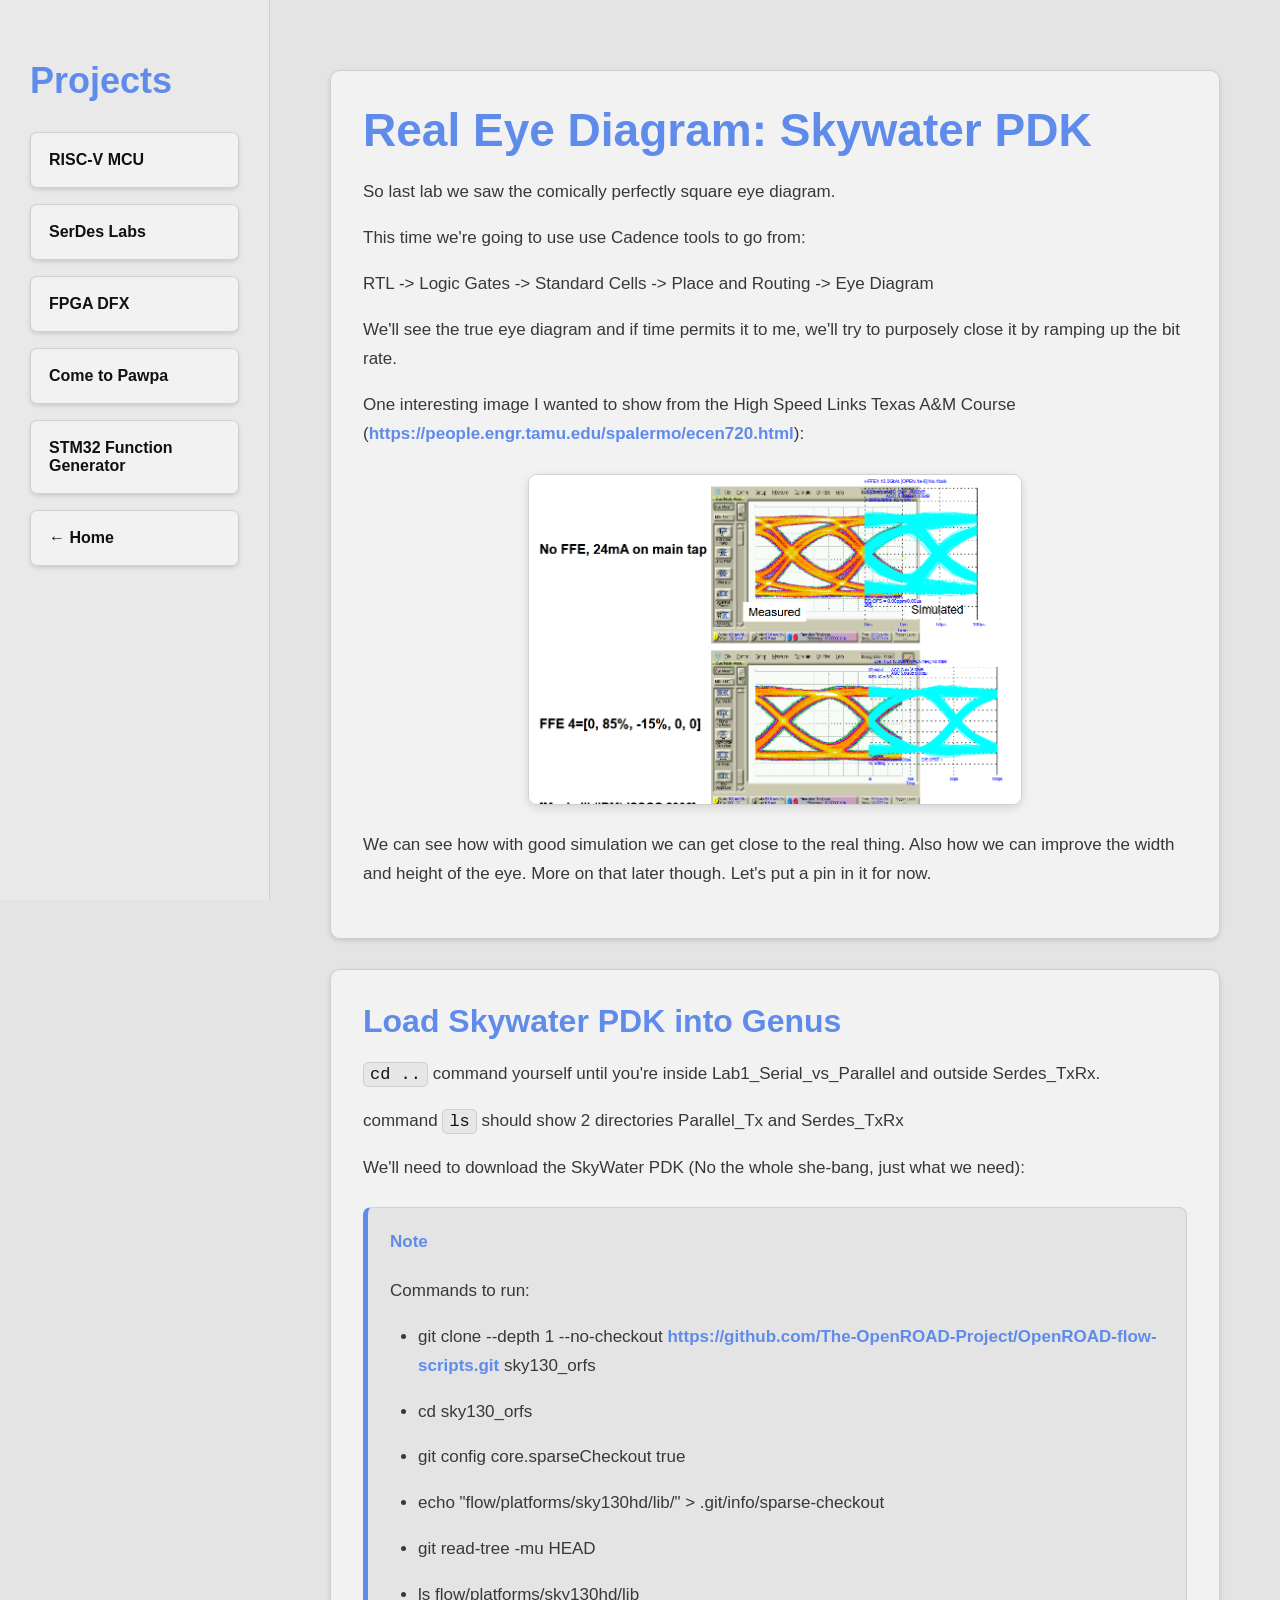
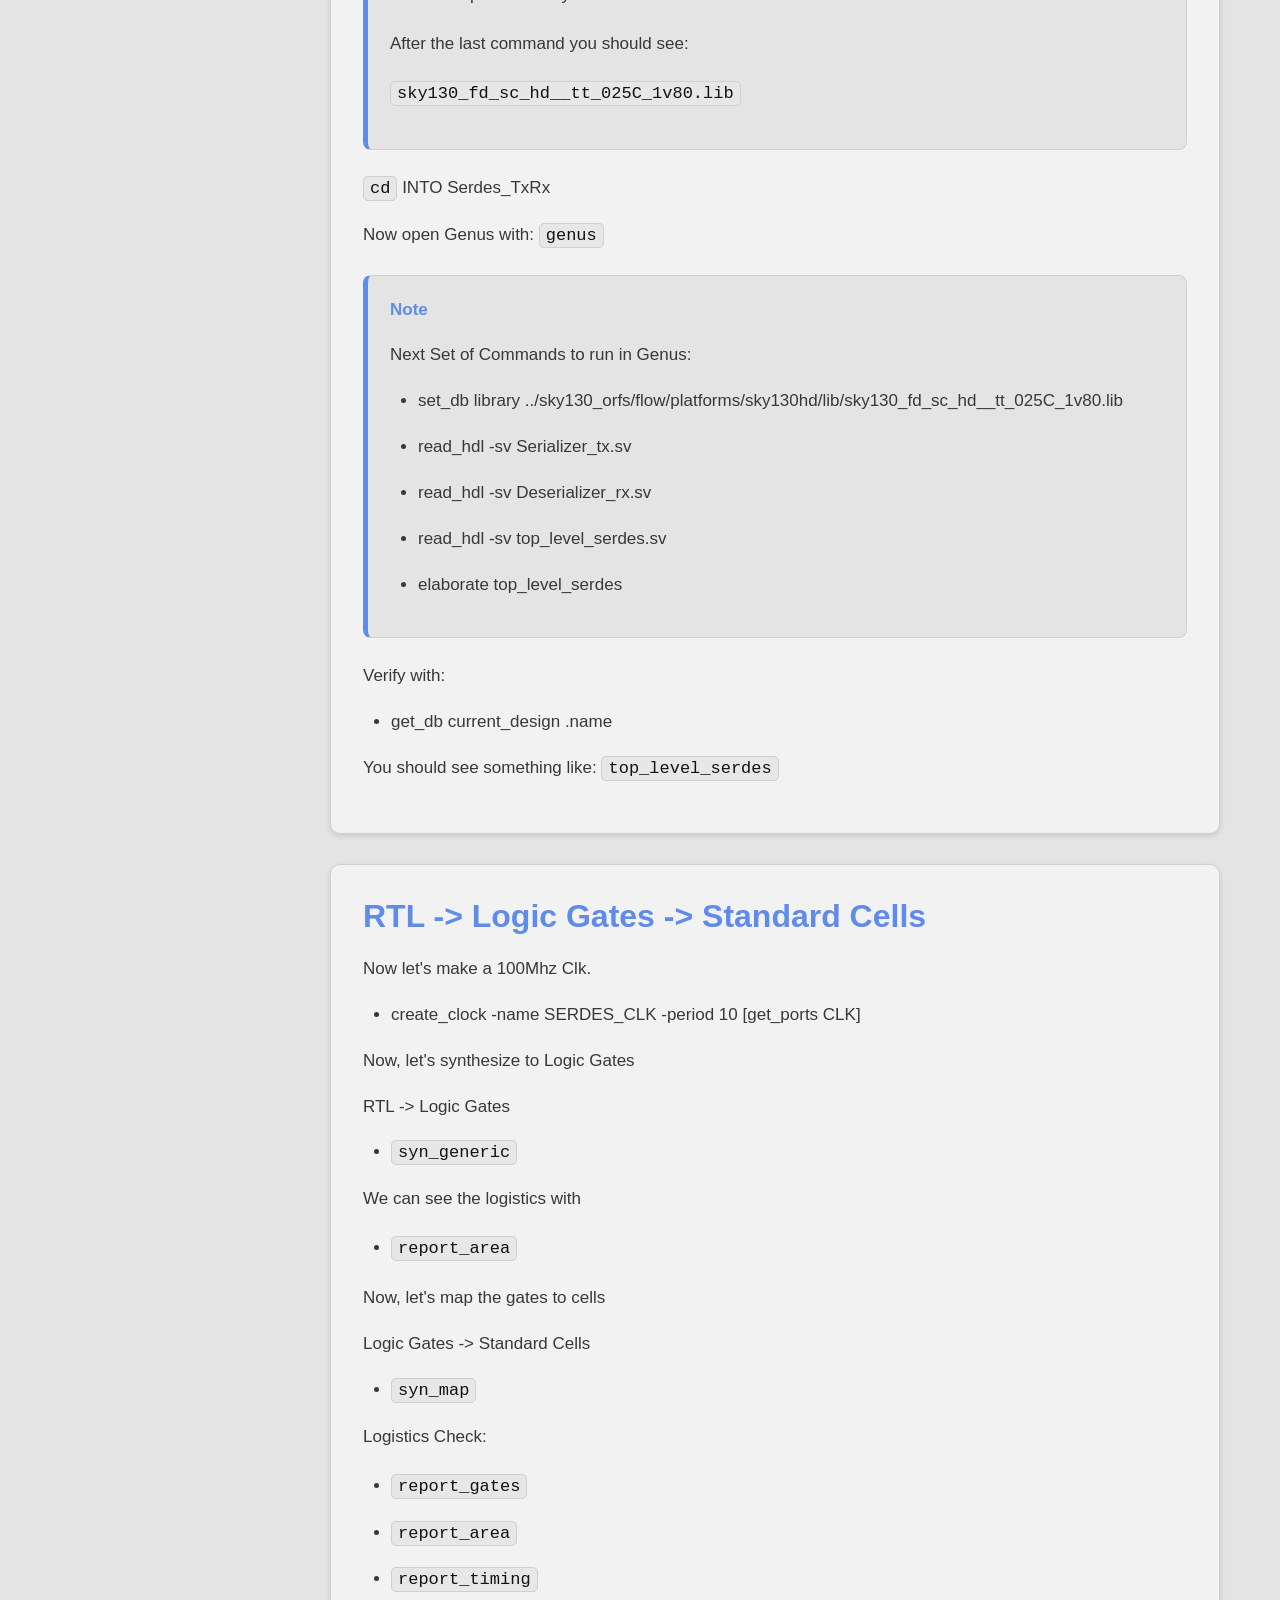
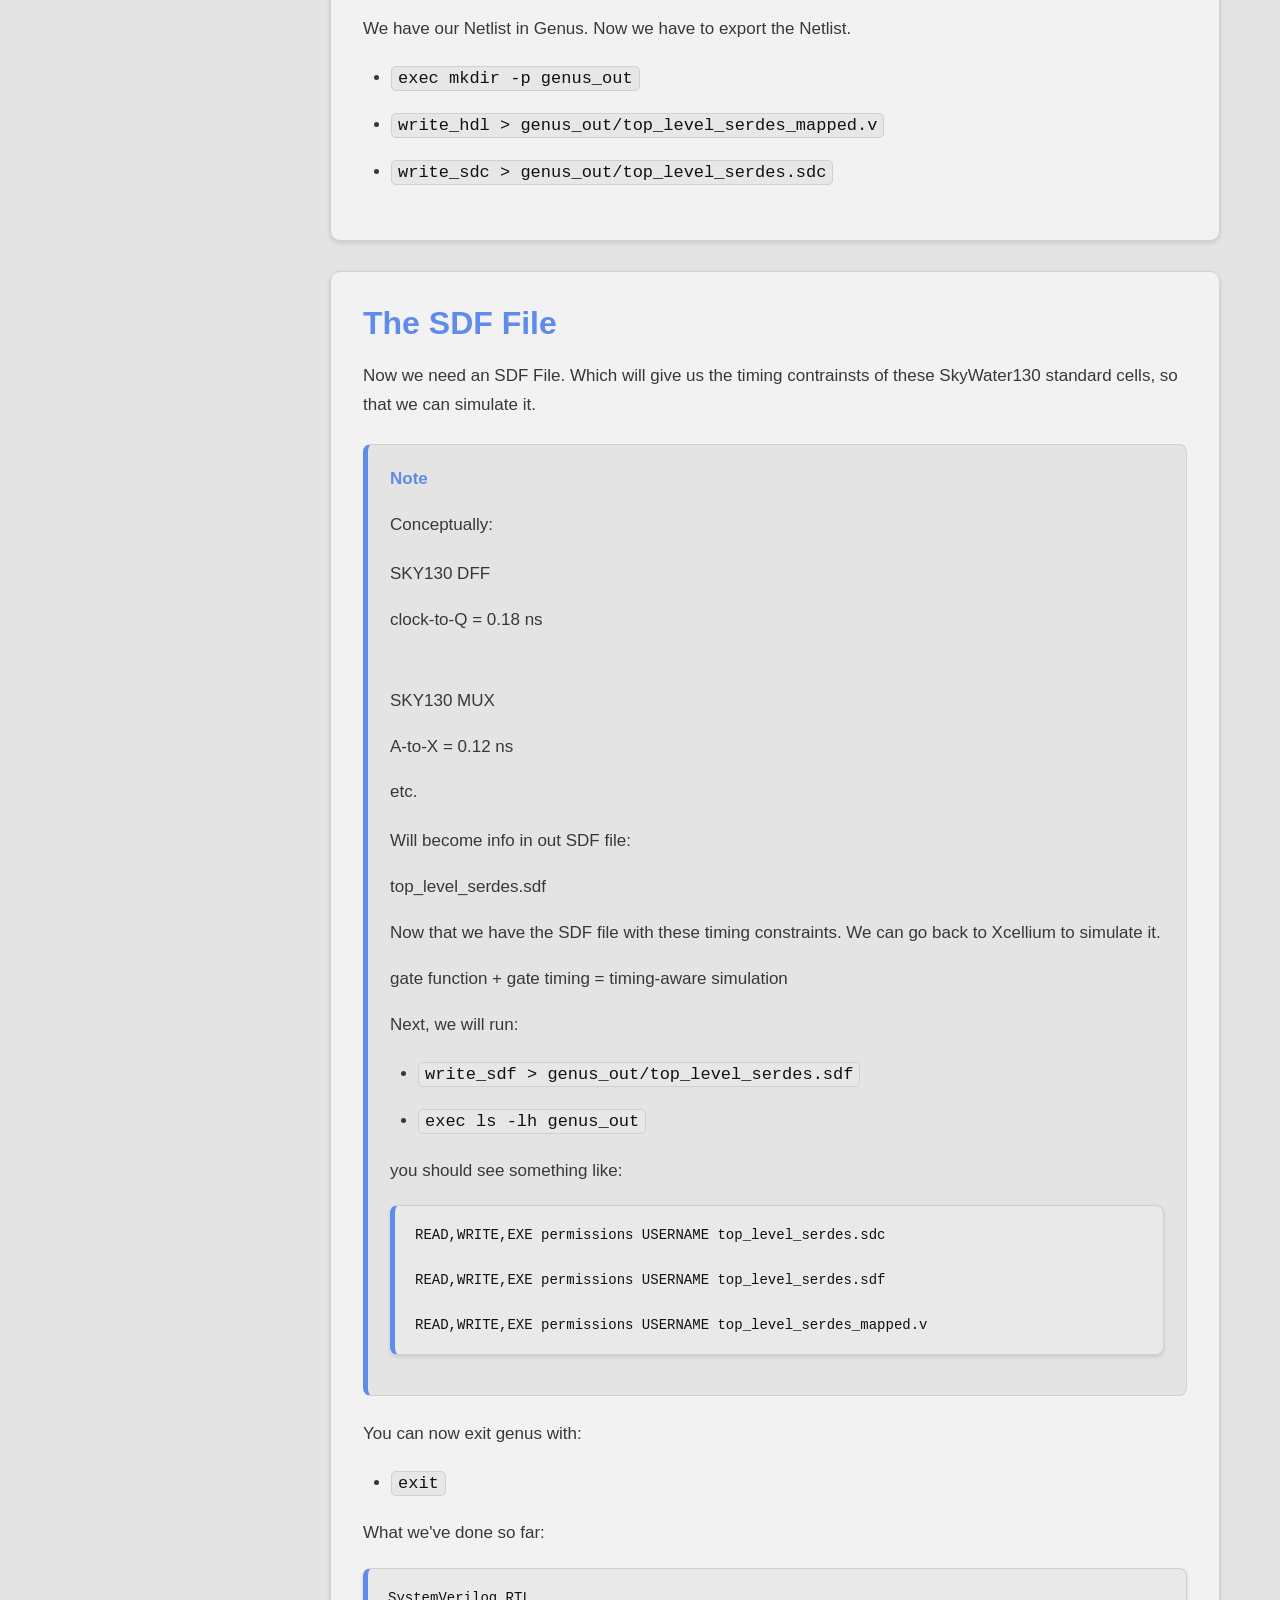
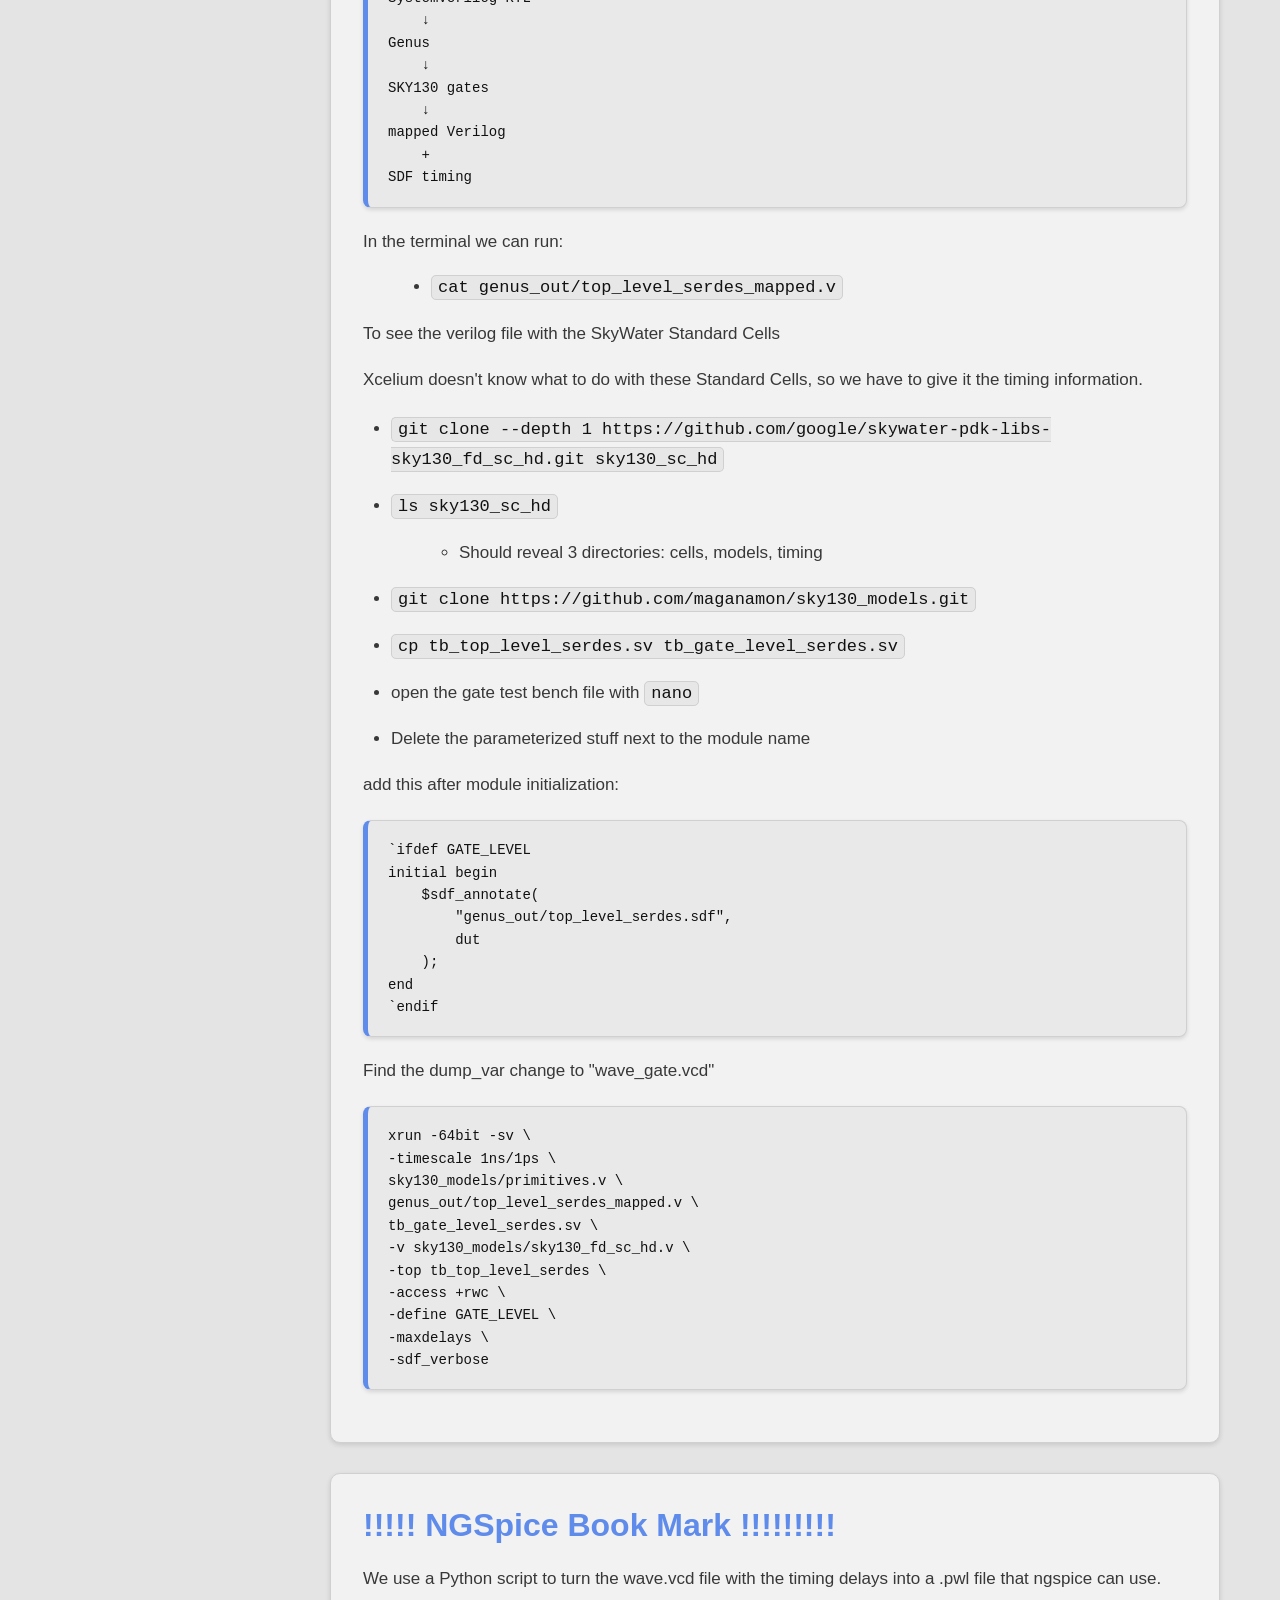
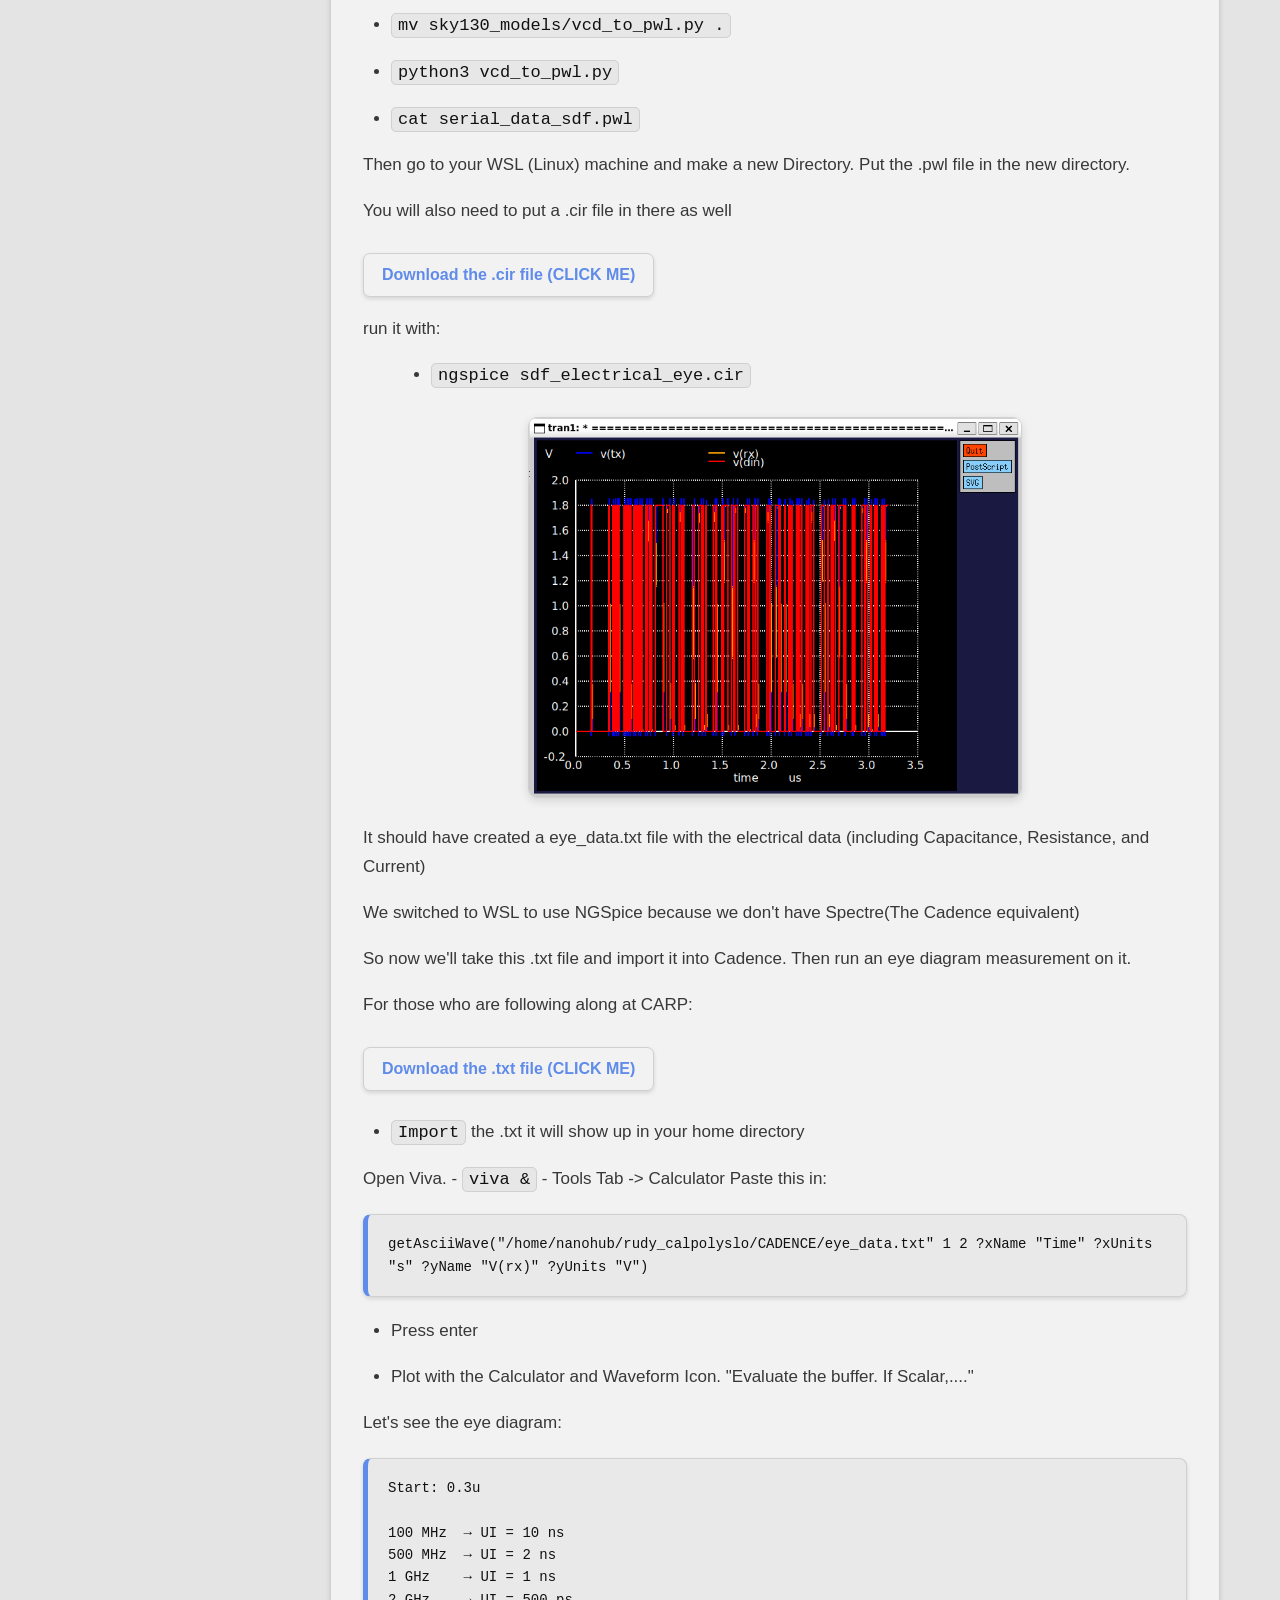
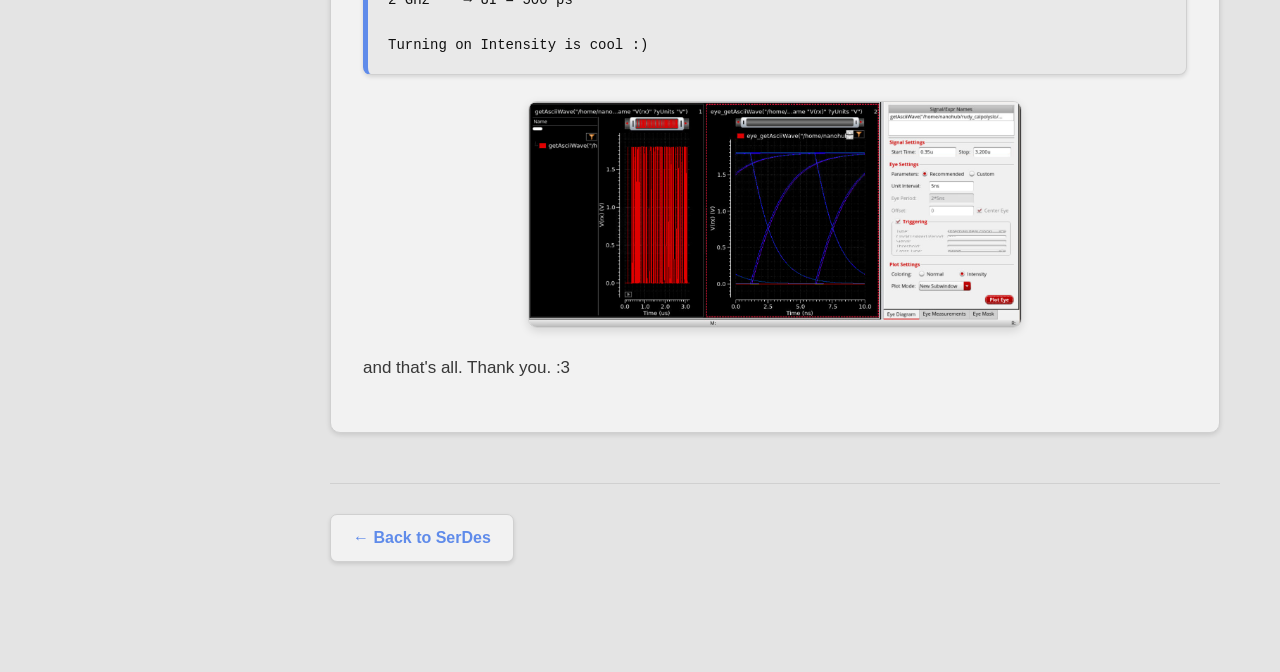
<file: projects/serdes/labs/serdes_lab2.html>
<!DOCTYPE html>
<html lang="en">

<head>

    <meta charset="UTF-8">

    <meta
        name="viewport"
        content="width=device-width, initial-scale=1.0"
    >

    <title>SerDes Lab 2 | Rodolfo Magana</title>


    <style>

/* =========================================================
           COLORS
           ========================================================= */

        :root {

            /* Main page background */
            --background: #e4e4e4;

            /* Slightly lighter sidebar */
            --sidebar-background: #e9e9e9;

            /* Cards and buttons */
            --card-background: #f2f2f2;
            --card-hover: #f8f8f8;

            /* Main text */
            --text-main: #111111;

            /* Paragraph / secondary text */
            --text-secondary: #383838;

            /* Muted text */
            --text-muted: #666666;

            /* Blue inspired by the lightning bolt */
            --accent: #5f8bea;

            /* Slightly darker blue for hover */
            --accent-hover: #4978df;

            /* Borders */
            --border: #d0d0d0;

            /* Soft shadow */
            --shadow: rgba(0, 0, 0, 0.12);
        }



        /* =========================================================
           GLOBAL
           ========================================================= */

        * {
            box-sizing: border-box;
        }


        html {
            scroll-behavior: smooth;
        }


        body {
            margin: 0;

            font-family: Arial, Helvetica, sans-serif;

            background-color: var(--background);

            color: var(--text-main);
        }


        a {
            text-decoration: none;
        }



        /* =========================================================
           PERMANENT LEFT PROJECT SIDEBAR
           ========================================================= */

        .project-sidebar {

            position: fixed;

            top: 0;
            left: 0;

            width: 270px;
            height: 100vh;

            padding: 60px 30px;

            background-color: var(--sidebar-background);

            border-right: 1px solid var(--border);

            overflow-y: auto;
        }


        .project-sidebar h2 {

            font-size: 36px;

            margin-top: 0;
            margin-bottom: 30px;

            color: var(--accent);
        }



        /* =========================================================
           PROJECT BUTTONS
           ========================================================= */

        .project-buttons {

            display: flex;

            flex-direction: column;

            gap: 16px;
        }


        .project-button {

            display: block;

            width: 100%;

            padding: 18px 18px;

            background-color: var(--card-background);

            color: var(--text-main);

            border: 1px solid var(--border);

            border-radius: 7px;

            font-size: 16px;

            font-weight: bold;

            box-shadow: 0 2px 4px var(--shadow);

            transition:
                background-color 0.20s ease,
                color 0.20s ease,
                border-color 0.20s ease,
                transform 0.20s ease,
                box-shadow 0.20s ease;
        }


        .project-button:hover {

            background-color: var(--accent);

            color: white;

            border-color: var(--accent);

            transform: translateX(6px);

            box-shadow: 0 4px 9px var(--shadow);
        }



        /* =========================================================
           MAIN CONTENT
           ========================================================= */

        .main-content {

            margin-left: 270px;
        }



        /* =========================================================
           FRONT PAGE
           ========================================================= */

        .hero {

            min-height: 100vh;

            max-width: 1100px;

            margin: auto;

            padding: 60px;

            display: flex;

            flex-direction: column;

            justify-content: center;
        }


        .hero h1 {

            font-size: 68px;

            margin-top: 0;
            margin-bottom: 10px;

            color: var(--accent);
        }


        .hero h2 {

            font-size: 29px;

            font-weight: normal;

            color: var(--text-secondary);

            margin-top: 0;
            margin-bottom: 35px;
        }


        .hero p {

            max-width: 800px;

            font-size: 20px;

            line-height: 1.7;

            margin-bottom: 35px;

            color: var(--text-secondary);
        }



        /* =========================================================
           GITHUB / LINKEDIN / YOUTUBE BUTTONS
           ========================================================= */

        .hero-links {

            display: flex;

            flex-wrap: wrap;

            gap: 16px;
        }


        .hero-button {

            display: inline-block;

            padding: 14px 24px;

            background-color: var(--card-background);

            color: var(--accent);

            border: 1px solid var(--border);

            border-radius: 7px;

            font-size: 16px;

            font-weight: bold;

            box-shadow: 0 2px 4px var(--shadow);

            transition:
                background-color 0.20s ease,
                color 0.20s ease,
                border-color 0.20s ease,
                transform 0.20s ease,
                box-shadow 0.20s ease;
        }


        .hero-button:hover {

            background-color: var(--accent);

            color: white;

            border-color: var(--accent);

            transform: translateY(-3px);

            box-shadow: 0 5px 10px var(--shadow);
        }



        /* =========================================================
           FEATURED PROJECTS
           ========================================================= */

        .featured-projects {

            max-width: 1100px;

            margin: auto;

            padding: 80px 60px 120px 60px;
        }


        .featured-projects h2 {

            font-size: 44px;

            margin-top: 0;
            margin-bottom: 40px;

            color: var(--accent);
        }



        /* =========================================================
           PROJECT CARDS
           ========================================================= */

        .project-card {

            background-color: var(--card-background);

            border: 1px solid var(--border);

            border-radius: 10px;

            padding: 32px;

            margin-bottom: 30px;

            box-shadow: 0 2px 5px var(--shadow);

            transition:
                transform 0.20s ease,
                box-shadow 0.20s ease,
                border-color 0.20s ease,
                background-color 0.20s ease;
        }


        .project-card:hover {

            transform: translateY(-3px);

            background-color: var(--card-hover);

            border-color: #bcbcbc;

            box-shadow: 0 5px 12px var(--shadow);
        }


        .project-card h3 {

            font-size: 28px;

            margin-top: 0;
            margin-bottom: 15px;

            color: var(--accent);
        }


        .project-card p {

            max-width: 800px;

            font-size: 17px;

            line-height: 1.6;

            color: var(--text-secondary);
        }


        .technologies {

            color: var(--text-muted);

            font-size: 15px;

            font-weight: bold;
        }


        .explore-link {

            display: inline-block;

            margin-top: 10px;

            color: var(--accent);

            font-weight: bold;

            transition:
                color 0.20s ease,
                transform 0.20s ease;
        }


        .explore-link:hover {

            color: var(--accent-hover);

            transform: translateX(4px);
        }



        /* =========================================================
           MOBILE
           ========================================================= */

        @media (max-width: 850px) {


            .project-sidebar {

                position: relative;

                width: 100%;

                height: auto;

                padding: 30px;

                border-right: none;

                border-bottom: 1px solid var(--border);
            }


            .project-buttons {

                display: grid;

                grid-template-columns:
                    repeat(auto-fit, minmax(150px, 1fr));
            }


            .project-button:hover {

                transform: none;
            }


            .main-content {

                margin-left: 0;
            }


            .hero {

                min-height: auto;

                padding: 70px 30px;
            }


            .hero h1 {

                font-size: 48px;
            }


            .hero h2 {

                font-size: 23px;
            }


            .featured-projects {

                padding: 70px 30px;
            }

        }

/* =========================================================
           SERDES LAB PAGE
           Same visual language as the portfolio homepage.
           ========================================================= */

        .lab-content {
            max-width: 1100px;
            margin: auto;
            padding: 70px 60px 110px 60px;
        }


        .lab-content > section:first-child h2 {
            margin-top: 0;
            font-size: 46px;
        }


        .lab-content section {
            margin-bottom: 30px;
            padding: 32px;

            background-color: var(--card-background);

            border: 1px solid var(--border);
            border-radius: 10px;

            box-shadow: 0 2px 5px var(--shadow);
        }


        .lab-content section h2 {
            margin-top: 0;
            margin-bottom: 20px;

            color: var(--accent);

            font-size: 32px;
            line-height: 1.2;
        }


        .lab-content p,
        .lab-content li,
        .lab-content dt,
        .lab-content dd {
            color: var(--text-secondary);

            font-size: 17px;
            line-height: 1.7;
        }


        .lab-content ul,
        .lab-content ol {
            padding-left: 28px;
        }


        .lab-content li + li {
            margin-top: 6px;
        }


        .lab-content a {
            color: var(--accent);

            font-weight: bold;
        }


        .lab-content a:hover {
            color: var(--accent-hover);

            text-decoration: underline;
        }


        /* =========================================================
           INLINE COMMANDS / LITERALS
           ========================================================= */

        .lab-content .docutils.literal,
        .lab-content code {
            padding: 2px 6px;

            background-color: #e7e7e7;

            color: var(--text-main);

            border: 1px solid var(--border);
            border-radius: 5px;

            font-family: Consolas, "Courier New", monospace;
        }


        /* =========================================================
           COMMAND BLOCKS
           ========================================================= */

        .lab-content pre {
            width: 100%;
            max-width: 100%;

            margin: 20px 0;
            padding: 18px 20px;

            overflow-x: auto;

            background-color: var(--sidebar-background);
            color: var(--text-main);

            border: 1px solid var(--border);
            border-left: 5px solid var(--accent);
            border-radius: 8px;

            box-shadow: 0 2px 4px var(--shadow);

            font-family: Consolas, "Courier New", monospace;

            white-space: pre-wrap;
        }


        .lab-content pre code,
        .lab-content pre .docutils.literal {
            padding: 0;

            background-color: transparent;

            color: var(--text-main);

            border: none;

            font-size: 14px;
            line-height: 1.6;
        }


        /* =========================================================
           NOTES
           ========================================================= */

        .lab-content .admonition {
            margin: 24px 0;
            padding: 20px 22px;

            background-color: var(--background);

            border: 1px solid var(--border);
            border-left: 5px solid var(--accent);
            border-radius: 8px;
        }


        .lab-content .admonition-title {
            margin-top: 0;
            margin-bottom: 10px;

            color: var(--accent);

            font-weight: bold;
        }


        /* =========================================================
           IMAGES
           ========================================================= */

        .lab-content img {
            display: block;

            max-width: 100%;
            height: auto;

            margin-top: 26px;
            margin-bottom: 26px;

            border: 1px solid var(--border);
            border-radius: 9px;

            box-shadow: 0 3px 10px var(--shadow);
        }


        .lab-content img.align-center {
            margin-left: auto;
            margin-right: auto;
        }


        /* =========================================================
           DOWNLOAD LINKS
           ========================================================= */

        .lab-content a[download] {
            display: inline-block;

            margin: 10px 0;
            padding: 12px 18px;

            background-color: var(--card-background);

            color: var(--accent);

            border: 1px solid var(--border);
            border-radius: 7px;

            box-shadow: 0 2px 4px var(--shadow);

            transition:
                background-color 0.20s ease,
                color 0.20s ease,
                border-color 0.20s ease,
                transform 0.20s ease;
        }


        .lab-content a[download]:hover {
            background-color: var(--accent);

            color: white;

            border-color: var(--accent);

            transform: translateY(-2px);

            text-decoration: none;
        }


        /* =========================================================
           BLOCKQUOTES / SMALL DOCUTILS HELPERS
           ========================================================= */

        .lab-content blockquote {
            margin: 20px 0;
        }


        .lab-content .simple {
            margin-top: 0.5em;
            margin-bottom: 0.5em;
        }


        .lab-content .whitespace {
            white-space: pre-wrap;
        }


        .lab-content .line-block {
            margin: 0;
        }


        /* =========================================================
           MOBILE
           ========================================================= */

        @media (max-width: 850px) {

            .lab-content {
                padding: 55px 30px 80px 30px;
            }


            .lab-content > section:first-child h2 {
                font-size: 38px;
            }


            .lab-content section {
                padding: 22px;
            }


            .lab-content section h2 {
                font-size: 28px;
            }

        }

    </style>

</head>



<body>


    <!-- =========================================================
         PERMANENT LEFT SIDEBAR
         ========================================================= -->

    <aside class="project-sidebar">


        <h2>
            Projects
        </h2>


        <nav class="project-buttons">


            <a
                class="project-button"
                href="../../riscv/index.html"
            >
                RISC-V MCU
            </a>


            <a
                class="project-button"
                href="../index.html"
            >
                SerDes Labs
            </a>


            <a
                class="project-button"
                href="../../fpga/index.html"
            >
                FPGA DFX
            </a>


            <a
                class="project-button"
                href="../../come_to_papa/index.html"
            >
                Come to Pawpa
            </a>

            <a
                class="project-button"
                href="../../stm32_function_generator/index.html"
            >
                STM32 Function Generator
            </a>

            <a
                class="project-button"
                href="../../../index.html"
            >
                ← Home
            </a>


        </nav>


    </aside>



    <!-- =========================================================
         EVERYTHING TO THE RIGHT
         Original Lab 2 content below is preserved.
         ========================================================= -->

    <main class="main-content">

        <div class="lab-content">

<section id="real-eye-diagram-skywater-pdk">
<h2>Real Eye Diagram: Skywater PDK</h2>
<p>So last lab we saw the comically perfectly square eye diagram.</p>
<p>This time we're going to use use Cadence tools to go from:</p>
<p>RTL -&gt; Logic Gates -&gt; Standard Cells -&gt; Place and Routing -&gt; Eye Diagram</p>
<p>We'll see the true eye diagram and if time permits it to me, we'll try to purposely close it by
ramping up the bit rate.</p>
<p>One interesting image I wanted to show from the High Speed Links Texas A&amp;M Course (<a class="reference external" href="https://people.engr.tamu.edu/spalermo/ecen720.html">https://people.engr.tamu.edu/spalermo/ecen720.html</a>):</p>
<img alt="images/Eye_Measured_vs_sim.png" class="align-center" src="images/Eye_Measured_vs_sim.png" style="width: 60%;" />
<p>We can see how with good simulation we can get close to the real thing. Also how we can improve the width
and height of the eye. More on that later though. Let's put a pin in it for now.</p>
</section>
<section id="load-skywater-pdk-into-genus">
<h2>Load Skywater PDK into Genus</h2>
<p><span class="docutils literal">cd ..</span> command yourself until you're inside Lab1_Serial_vs_Parallel and outside Serdes_TxRx.</p>
<p>command <span class="docutils literal">ls</span> should show 2 directories Parallel_Tx and Serdes_TxRx</p>
<p>We'll need to download the SkyWater PDK (No the whole she-bang, just what we need):</p>
<aside class="admonition note">
<p class="admonition-title">Note</p>
<blockquote>
<p>Commands to run:</p>
<ul class="simple">
<li><p>git clone --depth 1 --no-checkout <a class="reference external" href="https://github.com/The-OpenROAD-Project/OpenROAD-flow-scripts.git">https://github.com/The-OpenROAD-Project/OpenROAD-flow-scripts.git</a> sky130_orfs</p></li>
<li><p>cd sky130_orfs</p></li>
<li><p>git config core.sparseCheckout true</p></li>
<li><p>echo &quot;flow/platforms/sky130hd/lib/&quot; &gt; .git/info/sparse-checkout</p></li>
<li><p>git read-tree -mu HEAD</p></li>
<li><p>ls flow/platforms/sky130hd/lib</p></li>
</ul>
</blockquote>
<p>After the last command you should see:</p>
<blockquote>
<p><span class="docutils literal">sky130_fd_sc_hd__tt_025C_1v80.lib</span></p>
</blockquote>
</aside>
<p><span class="docutils literal">cd</span> INTO Serdes_TxRx</p>
<p>Now open Genus with: <span class="docutils literal">genus</span></p>
<aside class="admonition note">
<p class="admonition-title">Note</p>
<p>Next Set of Commands to run in Genus:</p>
<ul class="simple">
<li><p>set_db library ../sky130_orfs/flow/platforms/sky130hd/lib/sky130_fd_sc_hd__tt_025C_1v80.lib</p></li>
<li><p>read_hdl -sv Serializer_tx.sv</p></li>
<li><p>read_hdl -sv Deserializer_rx.sv</p></li>
<li><p>read_hdl -sv top_level_serdes.sv</p></li>
<li><p>elaborate top_level_serdes</p></li>
</ul>
</aside>
<p>Verify with:</p>
<ul class="simple">
<li><p>get_db current_design .name</p></li>
</ul>
<p>You should see something like: <span class="docutils literal">top_level_serdes</span></p>
</section>
<section id="rtl-logic-gates-standard-cells">
<h2>RTL -&gt; Logic Gates -&gt; Standard Cells</h2>
<p>Now let's make a 100Mhz Clk.</p>
<ul class="simple">
<li><p>create_clock -name SERDES_CLK -period 10 [get_ports CLK]</p></li>
</ul>
<p>Now, let's synthesize to Logic Gates</p>
<p>RTL -&gt; Logic Gates</p>
<ul class="simple">
<li><p><span class="docutils literal">syn_generic</span></p></li>
</ul>
<p>We can see the logistics with</p>
<blockquote>
<ul class="simple">
<li><p><span class="docutils literal">report_area</span></p></li>
</ul>
</blockquote>
<p>Now, let's map the gates to cells</p>
<p>Logic Gates -&gt; Standard Cells</p>
<ul class="simple">
<li><p><span class="docutils literal">syn_map</span></p></li>
</ul>
<p>Logistics Check:</p>
<blockquote>
<ul class="simple">
<li><p><span class="docutils literal">report_gates</span></p></li>
<li><p><span class="docutils literal">report_area</span></p></li>
<li><p><span class="docutils literal">report_timing</span></p></li>
</ul>
</blockquote>
<p>We have our Netlist in Genus. Now we have to export the Netlist.</p>
<blockquote>
<ul class="simple">
<li><p><span class="docutils literal">exec mkdir <span class="pre">-p</span> genus_out</span></p></li>
<li><p><span class="docutils literal">write_hdl &gt; genus_out/top_level_serdes_mapped.v</span></p></li>
<li><p><span class="docutils literal">write_sdc &gt; genus_out/top_level_serdes.sdc</span></p></li>
</ul>
</blockquote>
</section>
<section id="the-sdf-file">
<h2>The SDF File</h2>
<p>Now we need an SDF File. Which will give us the timing contrainsts of these
SkyWater130 standard cells, so that we can simulate it.</p>
<aside class="admonition note">
<p class="admonition-title">Note</p>
<p>Conceptually:</p>
<blockquote>
<p>SKY130 DFF</p>
<p>clock-to-Q = 0.18 ns</p>
<div class="line-block">
<div class="line"><br /></div>
</div>
<p>SKY130 MUX</p>
<p>A-to-X = 0.12 ns</p>
<p>etc.</p>
</blockquote>
<p>Will become info in out SDF file:</p>
<p>top_level_serdes.sdf</p>
<p>Now that we have the SDF file with these timing constraints. We can go back
to Xcellium to simulate it.</p>
<p>gate function + gate timing = timing-aware simulation</p>
<p>Next, we will run:</p>
<blockquote>
<ul class="simple">
<li><p><span class="docutils literal">write_sdf &gt; genus_out/top_level_serdes.sdf</span></p></li>
<li><p><span class="docutils literal">exec ls <span class="pre">-lh</span> genus_out</span></p></li>
</ul>
</blockquote>
<p>you should see something like:</p>
<pre class="code rst literal-block"><code>READ,WRITE,EXE permissions USERNAME top_level_serdes.sdc<span class="whitespace">

</span>READ,WRITE,EXE permissions USERNAME top_level_serdes.sdf<span class="whitespace">

</span>READ,WRITE,EXE permissions USERNAME top_level_serdes_mapped.v</code></pre>
</aside>
<p>You can now exit genus with:</p>
<blockquote>
<ul class="simple">
<li><p><span class="docutils literal">exit</span></p></li>
</ul>
</blockquote>
<p>What we've done so far:</p>
<blockquote>
<pre class="code rst literal-block"><code>SystemVerilog RTL<span class="whitespace">
</span>    ↓<span class="whitespace">
</span>Genus<span class="whitespace">
</span>    ↓<span class="whitespace">
</span>SKY130 gates<span class="whitespace">
</span>    ↓<span class="whitespace">
</span>mapped Verilog<span class="whitespace">
</span>    +<span class="whitespace">
</span>SDF timing</code></pre>
</blockquote>
<dl class="simple">
<dt>In the terminal we can run:</dt>
<dd><ul class="simple">
<li><p><span class="docutils literal">cat genus_out/top_level_serdes_mapped.v</span></p></li>
</ul>
</dd>
</dl>
<p>To see the verilog file with the SkyWater Standard Cells</p>
<p>Xcelium doesn't know what to do with these Standard Cells, so we have
to give it the timing information.</p>
<blockquote>
<ul class="simple">
<li><p><span class="docutils literal">git clone <span class="pre">--depth</span> 1 <span class="pre">https://github.com/google/skywater-pdk-libs-sky130_fd_sc_hd.git</span> sky130_sc_hd</span></p></li>
<li><dl class="simple">
<dt><span class="docutils literal">ls sky130_sc_hd</span></dt>
<dd><ul>
<li><p>Should reveal 3 directories: cells, models, timing</p></li>
</ul>
</dd>
</dl>
</li>
<li><p><span class="docutils literal">git clone <span class="pre">https://github.com/maganamon/sky130_models.git</span></span></p></li>
<li><p><span class="docutils literal">cp tb_top_level_serdes.sv tb_gate_level_serdes.sv</span></p></li>
<li><p>open the gate test bench file with <span class="docutils literal">nano</span></p></li>
<li><p>Delete the parameterized stuff next to the module name</p></li>
</ul>
<p>add this after module initialization:</p>
<pre class="code rst literal-block"><code>`ifdef GATE_LEVEL<span class="whitespace">
</span>initial begin<span class="whitespace">
</span>    $sdf_annotate(<span class="whitespace">
</span>        &quot;genus_out/top_level_serdes.sdf&quot;,<span class="whitespace">
</span>        dut<span class="whitespace">
</span>    );<span class="whitespace">
</span>end<span class="whitespace">
</span>`endif</code></pre>
<p>Find the dump_var change to &quot;wave_gate.vcd&quot;</p>
<pre class="code rst literal-block"><code>xrun -64bit -sv \<span class="whitespace">
</span>-timescale 1ns/1ps \<span class="whitespace">
</span>sky130_models/primitives.v \<span class="whitespace">
</span>genus_out/top_level_serdes_mapped.v \<span class="whitespace">
</span>tb_gate_level_serdes.sv \<span class="whitespace">
</span>-v sky130_models/sky130_fd_sc_hd.v \<span class="whitespace">
</span>-top tb_top_level_serdes \<span class="whitespace">
</span>-access +rwc \<span class="whitespace">
</span>-define GATE_LEVEL \<span class="whitespace">
</span>-maxdelays \<span class="whitespace">
</span>-sdf_verbose</code></pre>
</blockquote>
</section>
<section id="ngspice-book-mark">
<h2>!!!!! NGSpice Book Mark !!!!!!!!!</h2>
<blockquote>
<p>We use a Python script to turn the wave.vcd file with the timing delays into a
.pwl file that ngspice can use.</p>
<ul class="simple">
<li><p><span class="docutils literal">mv sky130_models/vcd_to_pwl.py .</span></p></li>
<li><p><span class="docutils literal">python3 vcd_to_pwl.py</span></p></li>
<li><p><span class="docutils literal">cat serial_data_sdf.pwl</span></p></li>
</ul>
<p>Then go to your WSL (Linux) machine and make a new Directory. Put the .pwl file in
the new directory.</p>
<p>You will also need to put a .cir file in there as well</p>
<a href="files/sdf_electrical_eye.cir" download>
    Download the .cir file (CLICK ME)
</a><dl class="simple">
<dt>run it with:</dt>
<dd><ul class="simple">
<li><p><span class="docutils literal">ngspice sdf_electrical_eye.cir</span></p></li>
</ul>
</dd>
</dl>
<img alt="images/final_eyediagram_lab2.png" class="align-center" src="images/ng_ss.png" style="width: 60%;" />
<p>It should have created a eye_data.txt file with the electrical data (including
Capacitance, Resistance, and Current)</p>
<p>We switched to WSL to use NGSpice because we don't have Spectre(The Cadence equivalent)</p>
<p>So now we'll take this .txt file and import it into Cadence.
Then run an eye diagram measurement on it.</p>
<p>For those who are following along at CARP:</p>
<a href="files/eye_data.txt" download>
    Download the .txt file (CLICK ME)
</a><ul class="simple">
<li><p><span class="docutils literal">Import</span> the .txt it will show up in your home directory</p></li>
</ul>
<p>Open Viva.
- <span class="docutils literal">viva &amp;</span>
- Tools Tab -&gt; Calculator
Paste this in:</p>
<pre class="code rst literal-block"><code>getAsciiWave(&quot;/home/nanohub/rudy_calpolyslo/CADENCE/eye_data.txt&quot; 1 2 ?xName &quot;Time&quot; ?xUnits &quot;s&quot; ?yName &quot;V(rx)&quot; ?yUnits &quot;V&quot;)</code></pre>
<ul class="simple">
<li><p>Press enter</p></li>
<li><p>Plot with the Calculator and Waveform Icon. &quot;Evaluate the buffer. If Scalar,....&quot;</p></li>
</ul>
<p>Let's see the eye diagram:</p>
<pre class="code rst literal-block"><code>Start: 0.3u<span class="whitespace">

</span>100 MHz  → UI = 10 ns<span class="whitespace">
</span>500 MHz  → UI = 2 ns<span class="whitespace">
</span>1 GHz    → UI = 1 ns<span class="whitespace">
</span>2 GHz    → UI = 500 ps<span class="whitespace">

</span>Turning on Intensity is cool :)</code></pre>
</blockquote>
<img alt="images/final_eyediagram_lab2.png" class="align-center" src="images/final_eyediagram_lab2.png" style="width: 60%;" />
<p>and that's all. Thank you. :3</p>
</section>
<!-- =========================================================
     BOTTOM LAB NAVIGATION
     ========================================================= -->

<div
    style="
        display: flex;
        justify-content: space-between;
        align-items: center;
        gap: 16px;
        margin-top: 50px;
        padding-top: 30px;
        border-top: 1px solid var(--border);
    "
>

    <!-- Back to main SerDes project page -->
    <a
        href="../index.html"
        style="
            display: inline-block;
            padding: 14px 22px;

            background-color: var(--card-background);
            color: var(--accent);

            border: 1px solid var(--border);
            border-radius: 7px;

            font-size: 16px;
            font-weight: bold;

            box-shadow: 0 2px 4px var(--shadow);

            text-decoration: none;
        "
    >
        ← Back to SerDes
    </a>


</div>

        </div>

    </main>


</body>

</html>
</file>
